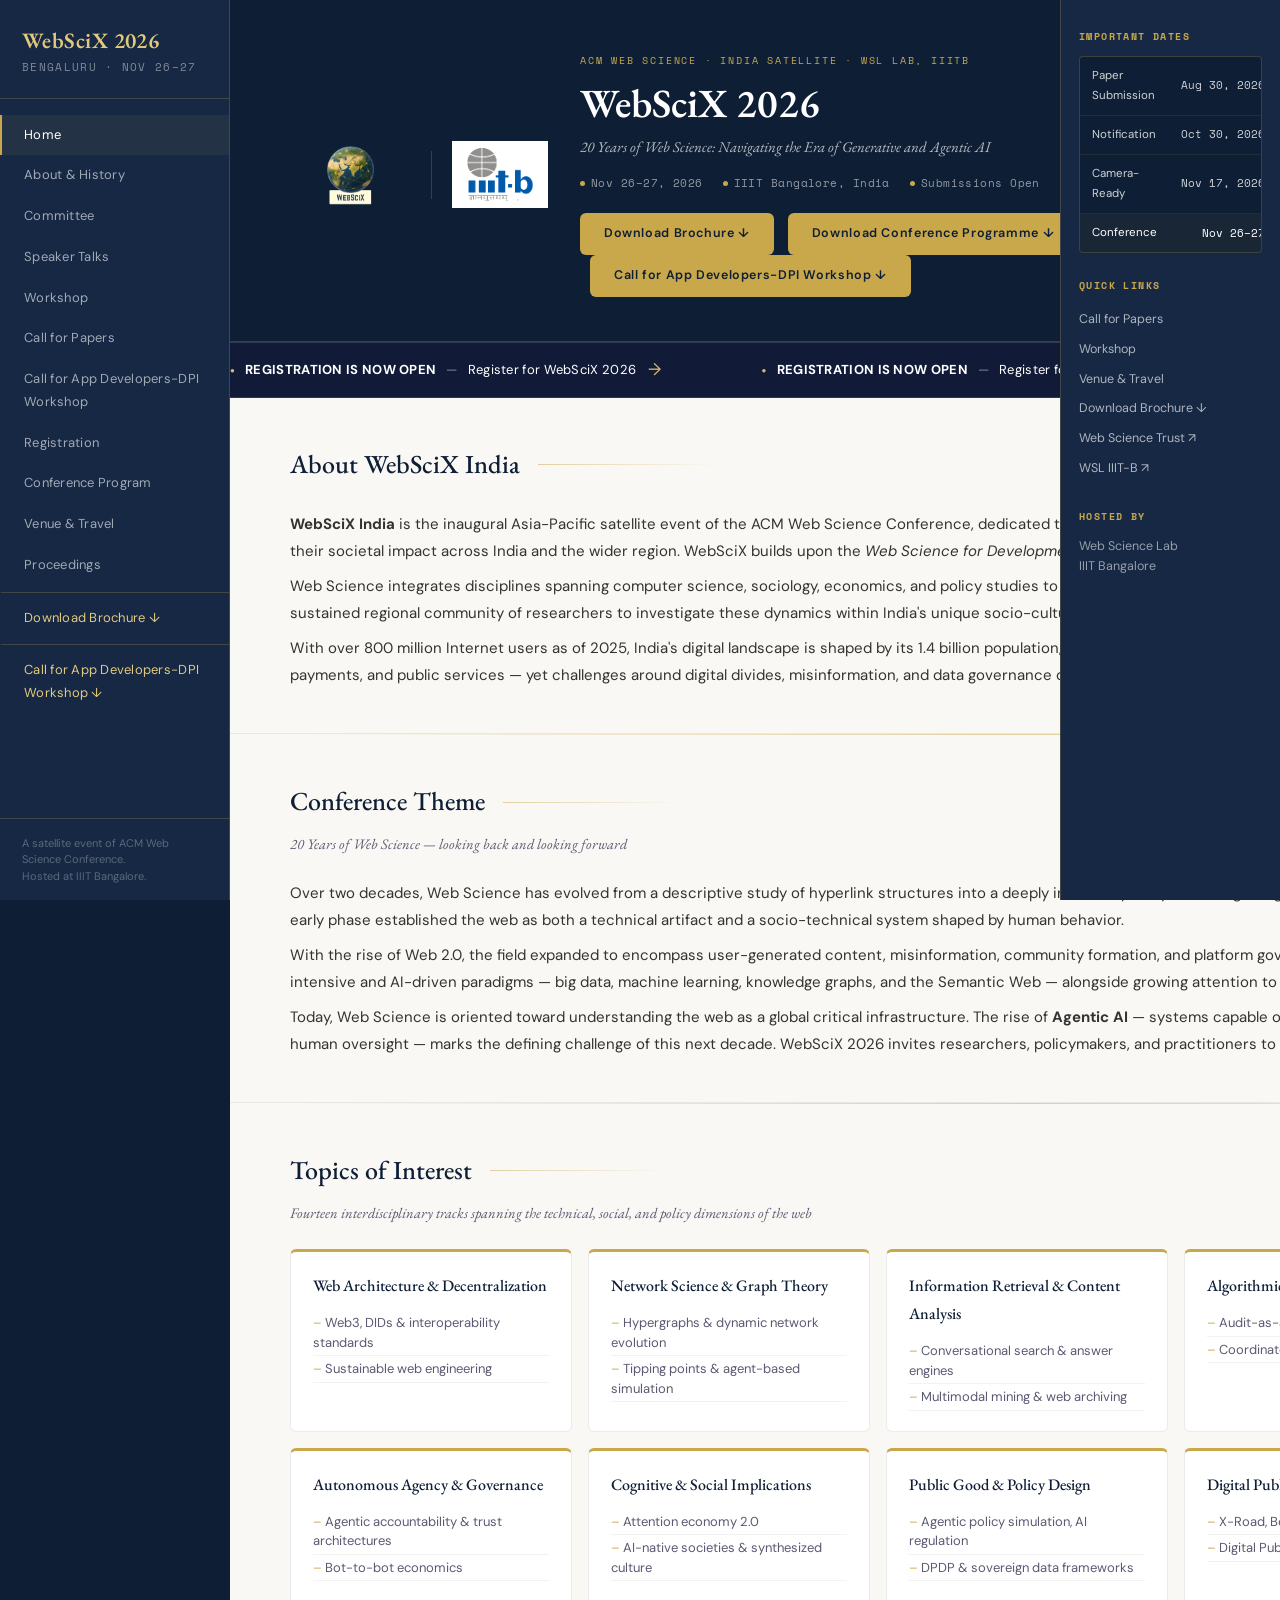
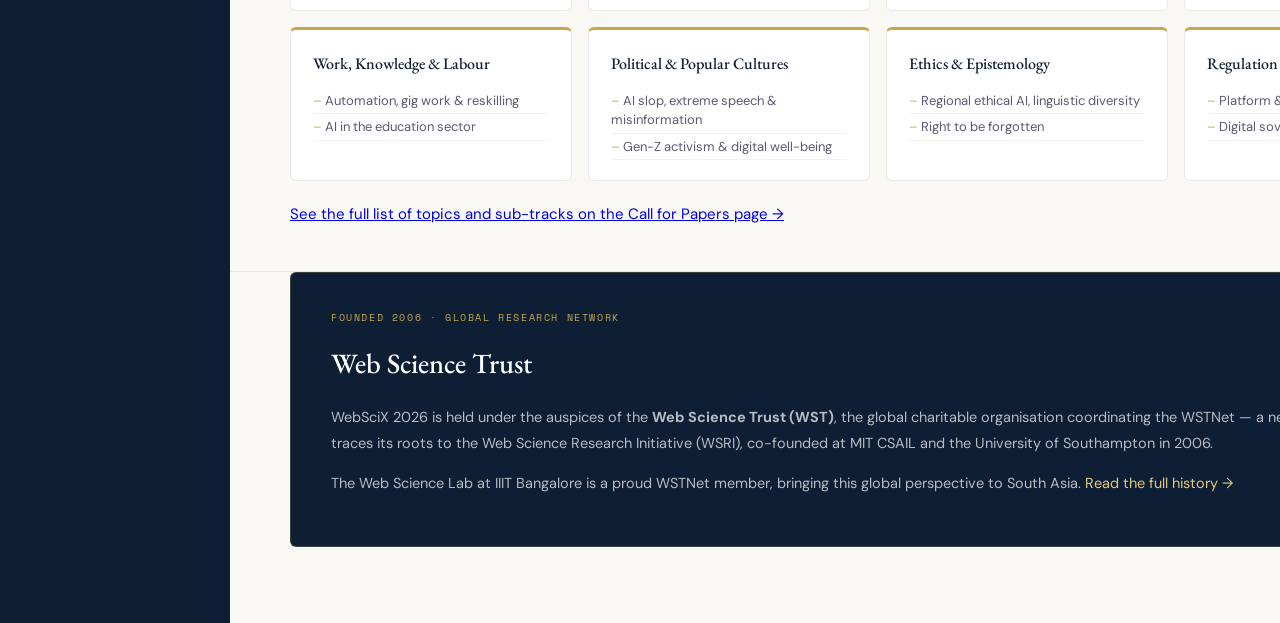
<file: index.html>
<!DOCTYPE html>
<html lang="en">
<head>
<meta charset="UTF-8">
<meta name="viewport" content="width=device-width, initial-scale=1.0">
<title>WebSciX 2026 — 20 Years of Web Science</title>
<link rel="stylesheet" href="style.css">
</head>
<body>
<div class="page-shell">
  
  <!-- LEFT SIDEBAR -->
<aside class="sidebar">
  <div class="sidebar-brand">
    <div class="conf-name">WebSciX 2026</div>
    <div class="conf-year">Bengaluru · Nov 26–27</div>
  </div>

  <nav>
    <a href="index.html" class="active">Home</a>
    <a href="pages/about.html">About &amp; History</a>
    <a href="pages/Committee.html">Committee</a>
    <a href="pages/Speakers Profile.html">Speaker Talks</a>
    <a href="pages/workshop.html">Workshop</a>
    <a href="pages/call-for-papers.html">Call for Papers</a>
    <a href="pages/dpi-app-developers.html">Call for App Developers-DPI Workshop</a>
    <a href="pages/registration.html">Registration</a>
    <a href="pages/program.html">Conference Program</a>
    <a href="pages/location.html">Venue &amp; Travel</a>
    <a href="pages/proceedings.html">Proceedings</a>

    <a href="assets/WebSciX-2026-Brochure-updated.pdf"
       download
       class="nav-download">
      Download Brochure ↓
    </a>

    <a href="assets/Call for App Developers.pdf"
       download
       class="nav-download">
      Call for App Developers-DPI Workshop ↓
    </a>
  </nav>

  <div class="sidebar-footer">
    A satellite event of ACM Web Science Conference.<br>
    Hosted at IIIT Bangalore.
  </div>
</aside>

<!-- MAIN CONTENT -->
<div class="content-wrap">

  <!-- HERO -->
  <div class="site-hero">
    <div class="hero-inner">
      <div class="hero-logos">
        <img src="assets/webscix-logo.png" class="hero-logo" alt="WebSciX">
        <div class="hero-divider"></div>
        <img src="assets/iiitb-logo.jpg" class="hero-logo" alt="IIIT Bangalore">
      </div>
      <div class="hero-text">
        <div class="hero-eyebrow">ACM Web Science · India Satellite · WSL Lab, IIITB </div>
        <h1 class="hero-title">WebSciX 2026</h1>
        <p class="hero-theme">20 Years of Web Science: Navigating the Era of Generative and Agentic AI</p>
        <div class="hero-meta">
          <span class="hero-meta-item"><span class="dot"></span>Nov 26–27, 2026</span>
          <span class="hero-meta-item"><span class="dot"></span>IIIT Bangalore, India</span>
          <span class="hero-meta-item"><span class="dot"></span>Submissions Open</span>
        </div>
       <div style="margin-top:20px;">

  <a href="assets/WebSciX-2026-Brochure-updated.pdf"
     download
     class="submit-btn"
     style="display:inline-block;padding:10px 24px;font-size:12.5px;">
    Download Brochure ↓
  </a>

         <a href="assets/WebSciX_Conference_Programme_v1.pdf"
     download
     class="submit-btn"
     style="display:inline-block;margin-left:10px;padding:10px 24px;font-size:12.5px;">
    Download Conference Programme ↓
  </a>

  <a href="assets/Call for App Developers.pdf"
     download
     class="submit-btn"
     style="display:inline-block;margin-left:10px;padding:10px 24px;font-size:12.5px;">
    Call for App Developers-DPI Workshop ↓
  </a>

</div>
      </div>
    </div>
  </div>

  <!-- REGISTRATION ANNOUNCEMENT -->
<div class="registration-ticker">
  <div class="registration-ticker-track">
    <a href="pages/registration.html">
      <span class="ticker-icon">●</span>
      <strong>REGISTRATION IS NOW OPEN</strong>
      <span class="ticker-separator">—</span>
      Register for WebSciX 2026
      <span class="ticker-arrow">→</span>
    </a>

    <a href="pages/registration.html">
      <span class="ticker-icon">●</span>
      <strong>REGISTRATION IS NOW OPEN</strong>
      <span class="ticker-separator">—</span>
      Register for WebSciX 2026
      <span class="ticker-arrow">→</span>
    </a>

    <a href="pages/registration.html">
      <span class="ticker-icon">●</span>
      <strong>REGISTRATION IS NOW OPEN</strong>
      <span class="ticker-separator">—</span>
      Register for WebSciX 2026
      <span class="ticker-arrow">→</span>
    </a>
  </div>
</div>


  <!-- ABOUT WEBSCIX -->
  <section class="page-section">
    <div class="section-head">
      <h2>About WebSciX India</h2>
    </div>
    <div class="prose">
      <p>
        <strong>WebSciX India</strong> is the inaugural Asia-Pacific satellite event of the ACM Web Science Conference, dedicated to advancing interdisciplinary study of the Internet, World Wide Web, and Artificial Intelligence and their societal impact across India and the wider region. WebSciX builds upon the <em>Web Science for Development (WS4D)</em> series conducted in India since 2019.
      </p>
      <p>
        Web Science integrates disciplines spanning computer science, sociology, economics, and policy studies to explore the socio-technical dynamics of digital ecosystems. WebSciX India aims to build a sustained regional community of researchers to investigate these dynamics within India's unique socio-cultural, economic, and technological context.
      </p>
      <p>
        With over 800 million Internet users as of 2025, India's digital landscape is shaped by its 1.4 billion population, diverse cultures, and rapid technological adoption. India has made great strides in digital identity, payments, and public services — yet challenges around digital divides, misinformation, and data governance demand a focused regional Web Science approach.
      </p>
    </div>
  </section>

  <hr class="gold-rule" style="margin: 0 60px;">

  <!-- THEME -->
  <section class="page-section">
    <div class="section-head">
      <h2>Conference Theme</h2>
      <p class="lead">20 Years of Web Science — looking back and looking forward</p>
    </div>
    <div class="prose">
      <p>
        Over two decades, Web Science has evolved from a descriptive study of hyperlink structures into a deeply interdisciplinary field integrating computational, social, economic, and regulatory perspectives. Its early phase established the web as both a technical artifact and a socio-technical system shaped by human behavior.
      </p>
      <p>
        With the rise of Web 2.0, the field expanded to encompass user-generated content, misinformation, community formation, and platform governance. The subsequent decade saw convergence with data-intensive and AI-driven paradigms — big data, machine learning, knowledge graphs, and the Semantic Web — alongside growing attention to privacy, algorithmic bias, and ethical AI.
      </p>
      <p>
        Today, Web Science is oriented toward understanding the web as a global critical infrastructure. The rise of <strong>Agentic AI</strong> — systems capable of reasoning, planning, and executing multi-step goals with minimal human oversight — marks the defining challenge of this next decade. WebSciX 2026 invites researchers, policymakers, and practitioners to explore this frontier together.
      </p>
    </div>
  </section>

  <hr class="gold-rule" style="margin: 0 60px;">

  <!-- TOPICS OVERVIEW -->
  <section class="page-section">
    <div class="section-head">
      <h2>Topics of Interest</h2>
      <p class="lead">Fourteen interdisciplinary tracks spanning the technical, social, and policy dimensions of the web</p>
    </div>
    <div class="topics-grid">
      <div class="topic-card"><h4>Web Architecture &amp; Decentralization</h4><ul><li>Web3, DIDs &amp; interoperability standards</li><li>Sustainable web engineering</li></ul></div>
      <div class="topic-card"><h4>Network Science &amp; Graph Theory</h4><ul><li>Hypergraphs &amp; dynamic network evolution</li><li>Tipping points &amp; agent-based simulation</li></ul></div>
      <div class="topic-card"><h4>Information Retrieval &amp; Content Analysis</h4><ul><li>Conversational search &amp; answer engines</li><li>Multimodal mining &amp; web archiving</li></ul></div>
      <div class="topic-card"><h4>Algorithmic Bias &amp; Auditing</h4><ul><li>Audit-as-a-Service, polarization</li><li>Coordinated inauthentic behaviour</li></ul></div>
      <div class="topic-card"><h4>Collective Intelligence &amp; Crowdsourcing</h4><ul><li>Hybrid human–LLM workflows</li><li>Creator economy &amp; online education</li></ul></div>
      <div class="topic-card"><h4>Autonomous Agency &amp; Governance</h4><ul><li>Agentic accountability &amp; trust architectures</li><li>Bot-to-bot economics</li></ul></div>
      <div class="topic-card"><h4>Cognitive &amp; Social Implications</h4><ul><li>Attention economy 2.0</li><li>AI-native societies &amp; synthesized culture</li></ul></div>
      <div class="topic-card"><h4>Public Good &amp; Policy Design</h4><ul><li>Agentic policy simulation, AI regulation</li><li>DPDP &amp; sovereign data frameworks</li></ul></div>
      <div class="topic-card"><h4>Digital Public Infrastructure (DPI)</h4><ul><li>X-Road, Beckn, UHI, UPI, ONDC</li><li>Digital Public Goods sustainability</li></ul></div>
      <div class="topic-card"><h4>Innovation, Infrastructure &amp; Economy</h4><ul><li>Regional AI models &amp; open weights</li><li>Platform monopolies &amp; smart cities</li></ul></div>
      <div class="topic-card"><h4>Work, Knowledge &amp; Labour</h4><ul><li>Automation, gig work &amp; reskilling</li><li>AI in the education sector</li></ul></div>
      <div class="topic-card"><h4>Political &amp; Popular Cultures</h4><ul><li>AI slop, extreme speech &amp; misinformation</li><li>Gen-Z activism &amp; digital well-being</li></ul></div>
      <div class="topic-card"><h4>Ethics &amp; Epistemology</h4><ul><li>Regional ethical AI, linguistic diversity</li><li>Right to be forgotten</li></ul></div>
      <div class="topic-card"><h4>Regulation &amp; Governance</h4><ul><li>Platform &amp; AI regulation</li><li>Digital sovereignty, accountability</li></ul></div>
    </div>
    <p style="margin-top:20px;"><a href="pages/call-for-papers.html">See the full list of topics and sub-tracks on the Call for Papers page →</a></p>
  </section>

  <!-- WST CALLOUT -->
  <section class="page-section" style="padding-top: 0;">
    <div class="wst-block">
      <div class="wst-label">Founded 2006 · Global Research Network</div>
      <h2>Web Science Trust</h2>
      <p>
        WebSciX 2026 is held under the auspices of the <strong>Web Science Trust (WST)</strong>, the global charitable organisation coordinating the WSTNet — a network of leading Web Science laboratories worldwide. The WST traces its roots to the Web Science Research Initiative (WSRI), co-founded at MIT CSAIL and the University of Southampton in 2006.
      </p>
      <p>
        The Web Science Lab at IIIT Bangalore is a proud WSTNet member, bringing this global perspective to South Asia.
        <a href="pages/about.html">Read the full history →</a>
      </p>
    </div>
  </section>

</div>

<!-- RIGHT SIDEBAR -->
<aside class="rightbar">
  <div>
    <h3>Important Dates</h3>
    <div class="dates-card">
      <table class="dates-table">
        <tr><td class="milestone">Paper Submission</td><td class="date-val">Aug 30, 2026</td></tr>
        <tr><td class="milestone">Notification</td><td class="date-val">Oct 30, 2026</td></tr>
        <tr><td class="milestone">Camera-Ready</td><td class="date-val">Nov 17, 2026</td></tr>
        <tr class="highlight-row"><td class="milestone">Conference</td><td class="date-val">Nov 26–27</td></tr>
      </table>
    </div>
  </div>
  <div>
    <h3>Quick Links</h3>
    <a href="pages/call-for-papers.html">Call for Papers</a>
    <a href="pages/workshop.html">Workshop</a>
    <a href="pages/location.html">Venue &amp; Travel</a>
    <a href="assets/WebSciX-2026-Brochure-updated.pdf" download>Download Brochure ↓</a>
    <a href="https://webscience.org/" target="_blank">Web Science Trust ↗</a>
    <a href="https://wsl.iiitb.ac.in" target="_blank">WSL IIIT-B ↗</a>
  </div>
  <div>
    <h3>Hosted By</h3>
    <p>Web Science Lab<br>IIIT Bangalore</p>
    <p style="margin-top:8px;"></p>
  </div>
</aside>

</div>
</body>
</html>
</file>
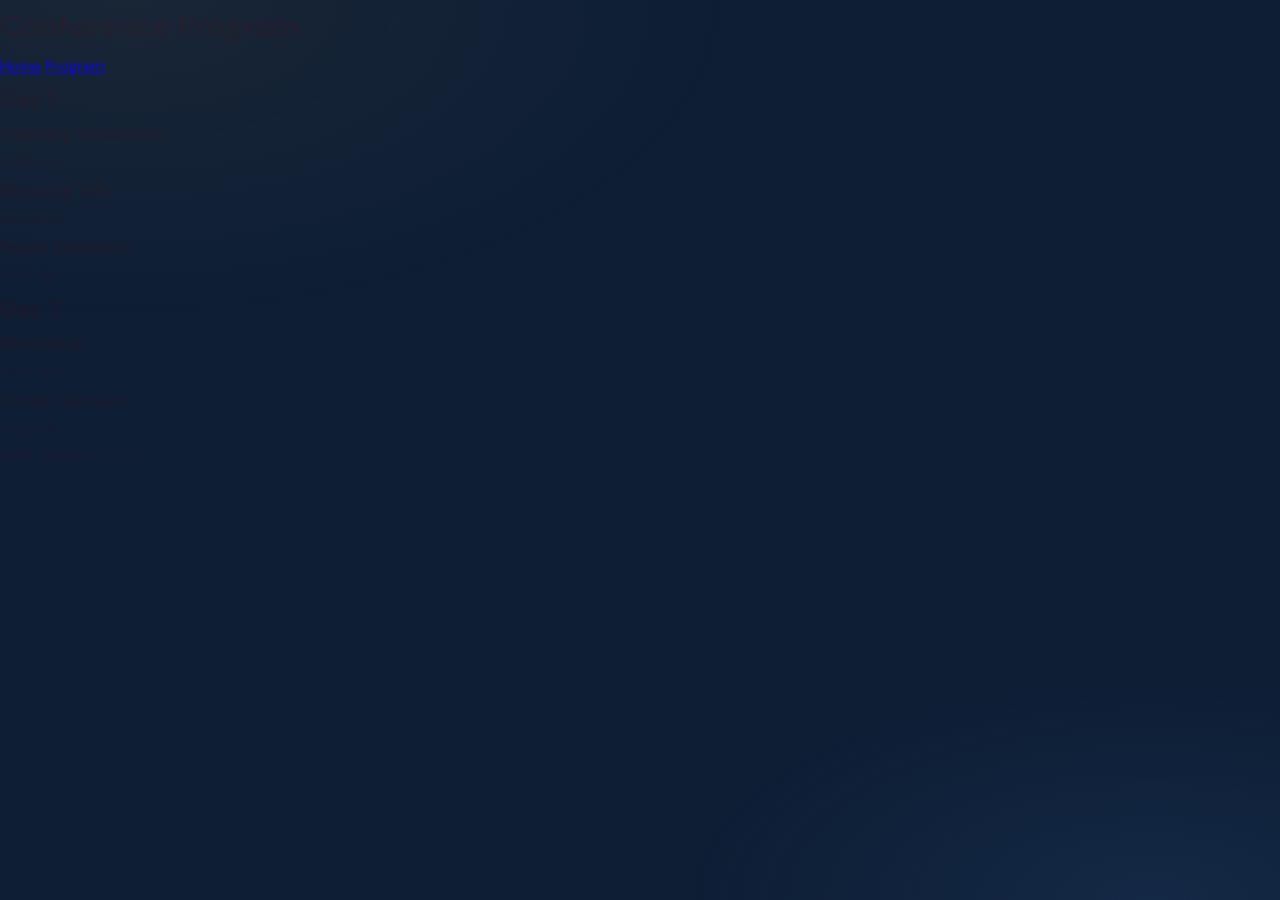
<file: program.html>
<!DOCTYPE html>
<html>

<head>

<meta charset="UTF-8">
<title>Program | ACM WebSciX 2026</title>

<link rel="stylesheet" href="style.css">

</head>

<body>

<header>

<h1>Conference Program</h1>

<nav>
<a href="index.html">Home</a>
<a href="program.html">Program</a>
</nav>

</header>


<section>

<h2>Day 1</h2>

<div class="schedule">

<div class="session">
<h3>Opening Ceremony</h3>
<p>9:00 AM</p>
</div>

<div class="session">
<h3>Keynote Talk</h3>
<p>10:00 AM</p>
</div>

<div class="session">
<h3>Paper Session 1</h3>
<p>11:30 AM</p>
</div>

</div>

</section>


<section>

<h2>Day 2</h2>

<div class="schedule">

<div class="session">
<h3>Workshop</h3>
<p>9:00 AM</p>
</div>

<div class="session">
<h3>Poster Session</h3>
<p>11:00 AM</p>
</div>

</div>

</section>


<footer>

<p>ACM WebSciX 2026</p>

</footer>

</body>

</html>
</file>
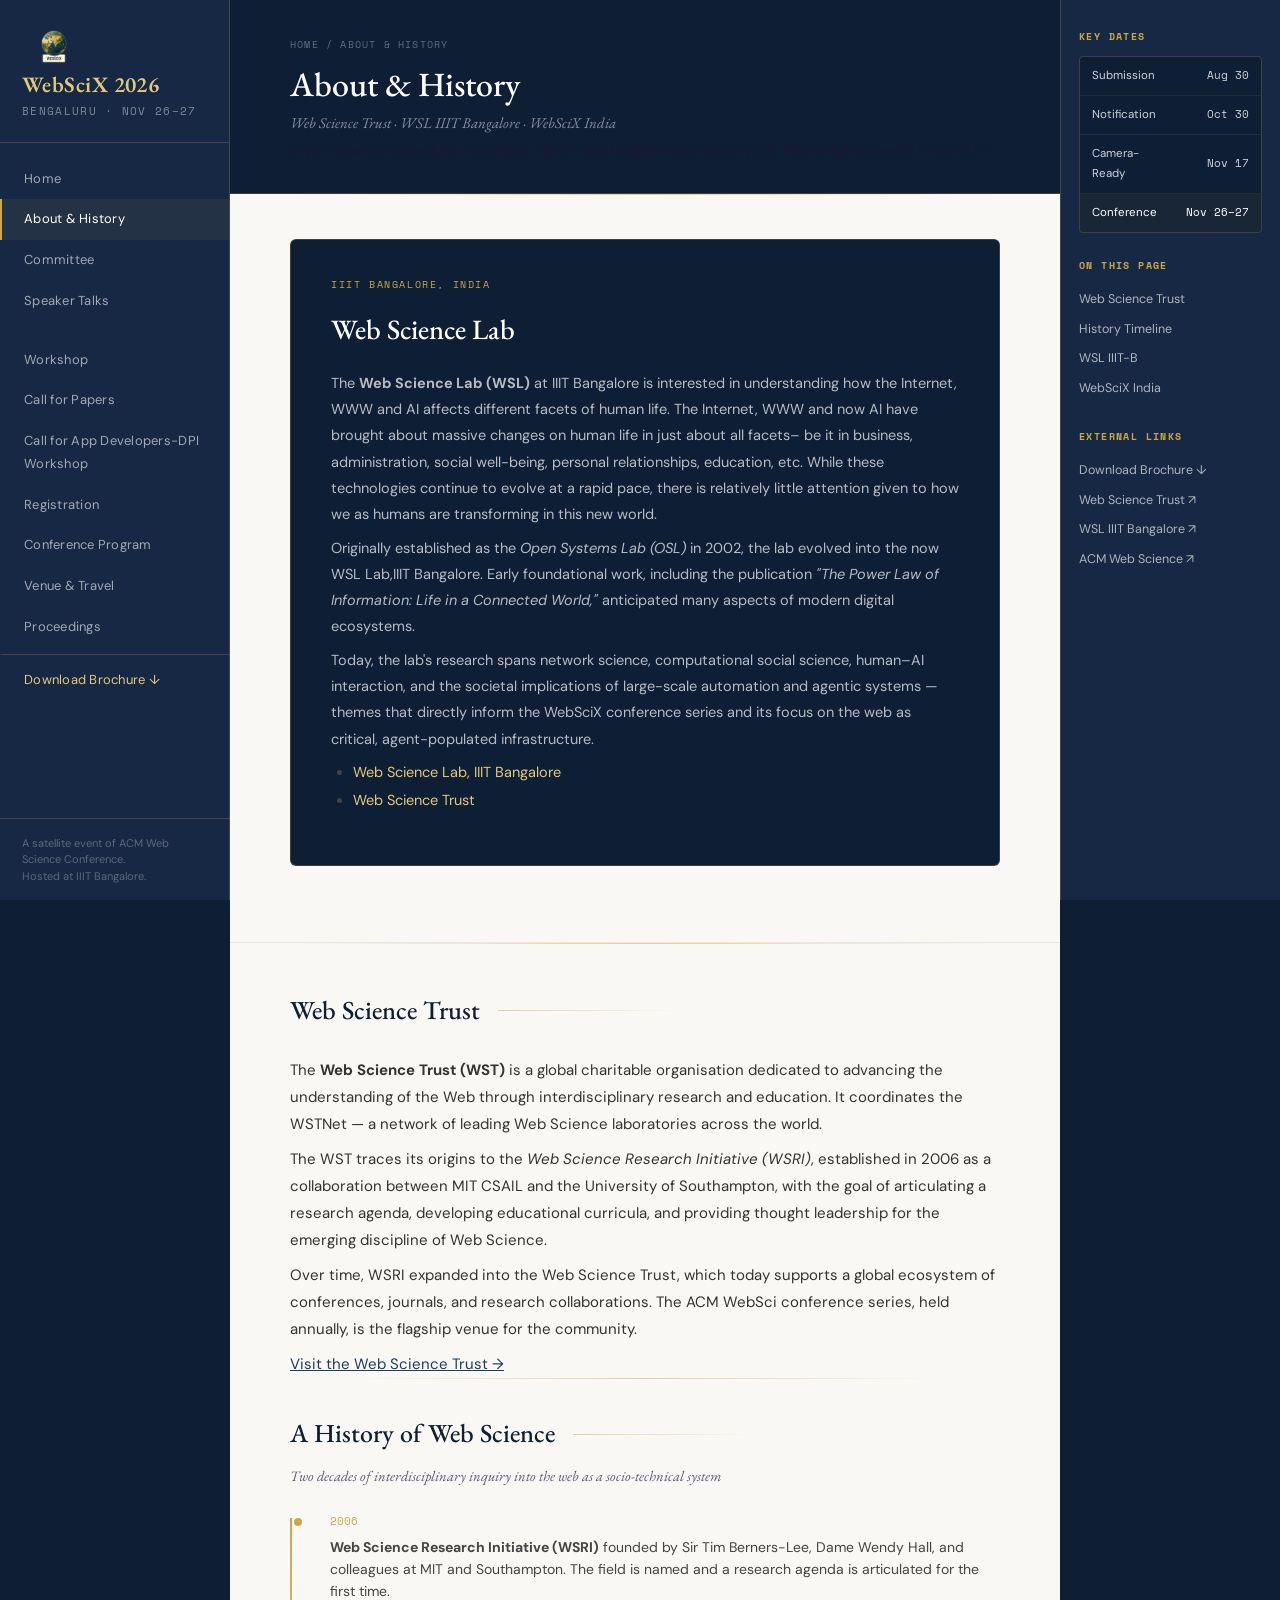
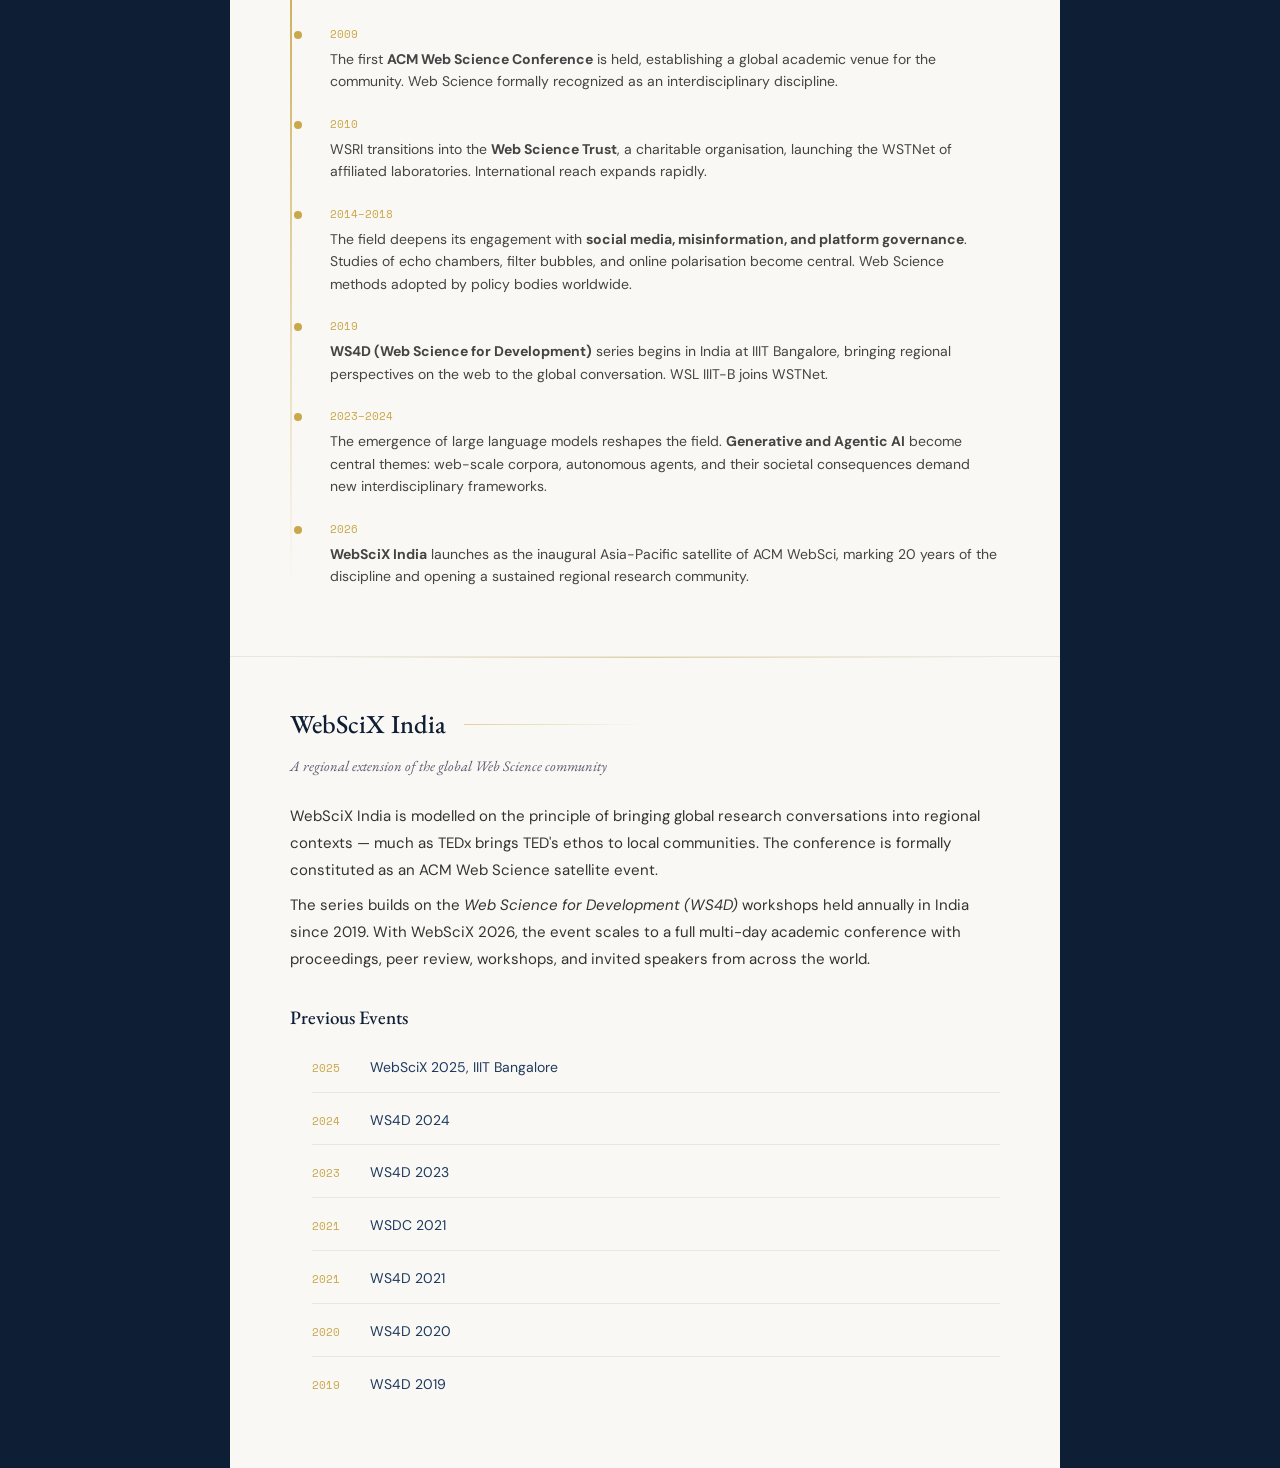
<file: pages/about.html>
<!DOCTYPE html>
<html lang="en">
<head>
<meta charset="UTF-8">
<meta name="viewport" content="width=device-width, initial-scale=1.0">
<title>About & History — WebSciX 2026</title>
<link rel="stylesheet" href="../style.css">
</head>
<body>
<div class="page-shell">

<aside class="sidebar">
  <div class="sidebar-brand">
    <img src="../assets/webscix-logo.png" alt="WebSciX" style="height:36px;margin-bottom:8px;display:block;filter:brightness(1.1);">
    <div class="conf-name">WebSciX 2026</div>
    <div class="conf-year">Bengaluru · Nov 26–27</div>
  </div>
  <nav>
    <a href="../index.html">Home</a>
    <a href="about.html" class="active">About &amp; History</a>
    <a href="Committee.html">Committee</a>
     <a href="Speakers Profile.html">Speaker Talks<a>
    <a href="workshop.html">Workshop</a>
    <a href="call-for-papers.html">Call for Papers</a>
    <a href="dpi-app-developers.html">Call for App Developers-DPI Workshop</a>
    <a href="registration.html">Registration</a>
       <a href="program.html">Conference Program</a>
    <a href="location.html">Venue &amp; Travel</a>
    <a href="proceedings.html">Proceedings</a>
    <a href="assets/WebSciX-2026-Brochure-updated.pdf" download class="nav-download">Download Brochure ↓</a>
  </nav>
  <div class="sidebar-footer">A satellite event of ACM Web Science Conference.<br>Hosted at IIIT Bangalore.</div>
</aside>

<div class="content-wrap">

  <div class="page-header" style="position:relative;">
    <div class="breadcrumb"><a href="../index.html">Home</a> / About &amp; History</div>
    <h1>About &amp; History</h1>
    <p class="subtitle">Web Science Trust · WSL IIIT Bangalore · WebSciX India</p>
  
      style="position:absolute; top:24px; right:24px; height:42px; opacity:0.6; filter:brightness(0) invert(1);">
  </div>

  <hr class="gold-rule" style="margin: 0 60px;">

<!-- WST FEATURED BLOCK -->
  <section class="page-section">
    <div class="wst-block">
   
      <div class="wst-label">IIIT Bangalore, India</div>
      <h2>Web Science Lab</h2>
      <p>
    <div class="prose">
      <p>
        The <strong>Web Science Lab (WSL)</strong> at IIIT Bangalore is interested in understanding how the Internet, WWW and AI affects different facets of human life. The Internet, WWW and now AI have brought about massive changes on human life in just about all facets– be it in business, administration, social well-being, personal relationships, education, etc. While these technologies continue to evolve at a rapid pace, there is relatively little attention given to how we as humans are transforming in this new world.
      </p>
      <p>
        Originally established as the <em>Open Systems Lab (OSL)</em> in 2002, the lab evolved into the now WSL Lab,IIIT Bangalore. Early foundational work, including the publication <em>"The Power Law of Information: Life in a Connected World,"</em> anticipated many aspects of modern digital ecosystems.
      </p>
      <p>
        Today, the lab's research spans network science, computational social science, human–AI interaction, and the societal implications of large-scale automation and agentic systems — themes that directly inform the WebSciX conference series and its focus on the web as critical, agent-populated infrastructure.
      </p>
      <ul>
        <li><a href="https://wsl.iiitb.ac.in" target="_blank">Web Science Lab, IIIT Bangalore</a></li>
        <li><a href="https://webscience.org/" target="_blank">Web Science Trust</a></li>
      </ul>
    </div>
  </section>

  <hr class="gold-rule" style="margin: 0 60px;">


  <!-- WSL -->
  <section class="page-section">
    <div class="section-head">
      <h2>Web Science Trust</h2>
    </div>
    <div class="prose">
      <p>
        The <strong>Web Science Trust (WST)</strong> is a global charitable organisation dedicated to advancing the understanding of the Web through interdisciplinary research and education. It coordinates the WSTNet — a network of leading Web Science laboratories across the world.
      </p>
      <p>
        The WST traces its origins to the <em>Web Science Research Initiative (WSRI)</em>, established in 2006 as a collaboration between MIT CSAIL and the University of Southampton, with the goal of articulating a research agenda, developing educational curricula, and providing thought leadership for the emerging discipline of Web Science.
      </p>
      <p>
        Over time, WSRI expanded into the Web Science Trust, which today supports a global ecosystem of conferences, journals, and research collaborations. The ACM WebSci conference series, held annually, is the flagship venue for the community.
      </p>
      <p><a href="https://webscience.org/" target="_blank">Visit the Web Science Trust →</a></p>
    </div>

    <hr class="gold-rule" style="margin: 0 60px;">
    
    <!-- HISTORY TIMELINE -->
    <div class="section-head" style="margin-top: 32px;">
      <h2>A History of Web Science</h2>
      <p class="lead">Two decades of interdisciplinary inquiry into the web as a socio-technical system</p>
    </div>

    <div class="history-timeline">
      <div class="timeline-entry">
        <div class="year">2006</div>
        <p><strong>Web Science Research Initiative (WSRI)</strong> founded by Sir Tim Berners-Lee, Dame Wendy Hall, and colleagues at MIT and Southampton. The field is named and a research agenda is articulated for the first time.</p>
      </div>
      <div class="timeline-entry">
        <div class="year">2009</div>
        <p>The first <strong>ACM Web Science Conference</strong> is held, establishing a global academic venue for the community. Web Science formally recognized as an interdisciplinary discipline.</p>
      </div>
      <div class="timeline-entry">
        <div class="year">2010</div>
        <p>WSRI transitions into the <strong>Web Science Trust</strong>, a charitable organisation, launching the WSTNet of affiliated laboratories. International reach expands rapidly.</p>
      </div>
      <div class="timeline-entry">
        <div class="year">2014–2018</div>
        <p>The field deepens its engagement with <strong>social media, misinformation, and platform governance</strong>. Studies of echo chambers, filter bubbles, and online polarisation become central. Web Science methods adopted by policy bodies worldwide.</p>
      </div>
      <div class="timeline-entry">
        <div class="year">2019</div>
        <p><strong>WS4D (Web Science for Development)</strong> series begins in India at IIIT Bangalore, bringing regional perspectives on the web to the global conversation. WSL IIIT-B joins WSTNet.</p>
      </div>
      <div class="timeline-entry">
        <div class="year">2023–2024</div>
        <p>The emergence of large language models reshapes the field. <strong>Generative and Agentic AI</strong> become central themes: web-scale corpora, autonomous agents, and their societal consequences demand new interdisciplinary frameworks.</p>
      </div>
      <div class="timeline-entry">
        <div class="year">2026</div>
        <p><strong>WebSciX India</strong> launches as the inaugural Asia-Pacific satellite of ACM WebSci, marking 20 years of the discipline and opening a sustained regional research community.</p>
      </div>
    </div>
  </section>

  <hr class="gold-rule" style="margin: 0 60px;">



  <!-- WEBSCIX -->
  <section class="page-section">
    <div class="section-head">
      <h2>WebSciX India</h2>
      <p class="lead">A regional extension of the global Web Science community</p>
    </div>
    <div class="prose">
      <p>
        WebSciX India is modelled on the principle of bringing global research conversations into regional contexts — much as TEDx brings TED's ethos to local communities. The conference is formally constituted as an ACM Web Science satellite event.
      </p>
      <p>
        The series builds on the <em>Web Science for Development (WS4D)</em> workshops held annually in India since 2019. With WebSciX 2026, the event scales to a full multi-day academic conference with proceedings, peer review, workshops, and invited speakers from across the world.
      </p>
      <h3>Previous Events</h3>
      <ul class="proceedings-list">
        <li><span class="proc-year">2025</span><a href="https://wsl.iiitb.ac.in/webscix-2025/" target="_blank">WebSciX 2025, IIIT Bangalore</a></li>
        <li><span class="proc-year">2024</span><a href="https://wsl.iiitb.ac.in/workshop-on-web-science-for-development-ws4d-2024/" target="_blank">WS4D 2024</a></li>
        <li><span class="proc-year">2023</span><a href="https://wsl.iiitb.ac.in/workshop-on-web-science-for-development-ws4d-2023/" target="_blank">WS4D 2023</a></li>
        <li><span class="proc-year">2021</span><a href="https://wsl.iiitb.ac.in/wsdc-2021/" target="_blank">WSDC 2021</a></li>
        <li><span class="proc-year">2021</span><a href="https://wsl.iiitb.ac.in/workshop-on-web-science-for-development-ws4d2021/" target="_blank">WS4D 2021</a></li>
        <li><span class="proc-year">2020</span><a href="https://wsl.iiitb.ac.in/workshop-on-web-science-for-development-ws4d-2020/" target="_blank">WS4D 2020</a></li>
        <li><span class="proc-year">2019</span><a href="https://wsl.iiitb.ac.in/126/" target="_blank">WS4D 2019</a></li>
      </ul>
    </div>
  </section>

</div>

<aside class="rightbar">
  <div>
    <h3>Key Dates</h3>
    <div class="dates-card">
      <table class="dates-table">
        <tr><td class="milestone">Submission</td><td class="date-val">Aug 30</td></tr>
        <tr><td class="milestone">Notification</td><td class="date-val">Oct 30</td></tr>
        <tr><td class="milestone">Camera-Ready</td><td class="date-val">Nov 17</td></tr>
        <tr class="highlight-row"><td class="milestone">Conference</td><td class="date-val">Nov 26–27</td></tr>
      </table>
    </div>
  </div>
  <div>
    <h3>On This Page</h3>
    <a href="#wst">Web Science Trust</a>
    <a href="#history">History Timeline</a>
    <a href="#wsl">WSL IIIT-B</a>
    <a href="#webscix">WebSciX India</a>
  </div>
  <div>
    <h3>External Links</h3>
    <a href="assets/WebSciX-2026-Brochure-updated.pdf" download>Download Brochure ↓</a>
    <a href="https://webscience.org/" target="_blank">Web Science Trust ↗</a>
    <a href="https://wsl.iiitb.ac.in/" target="_blank">WSL IIIT Bangalore ↗</a>
    <a href="https://websci.acm.org/" target="_blank">ACM Web Science ↗</a>
  </div>
</aside>

</div>
</body>
</html>
</file>
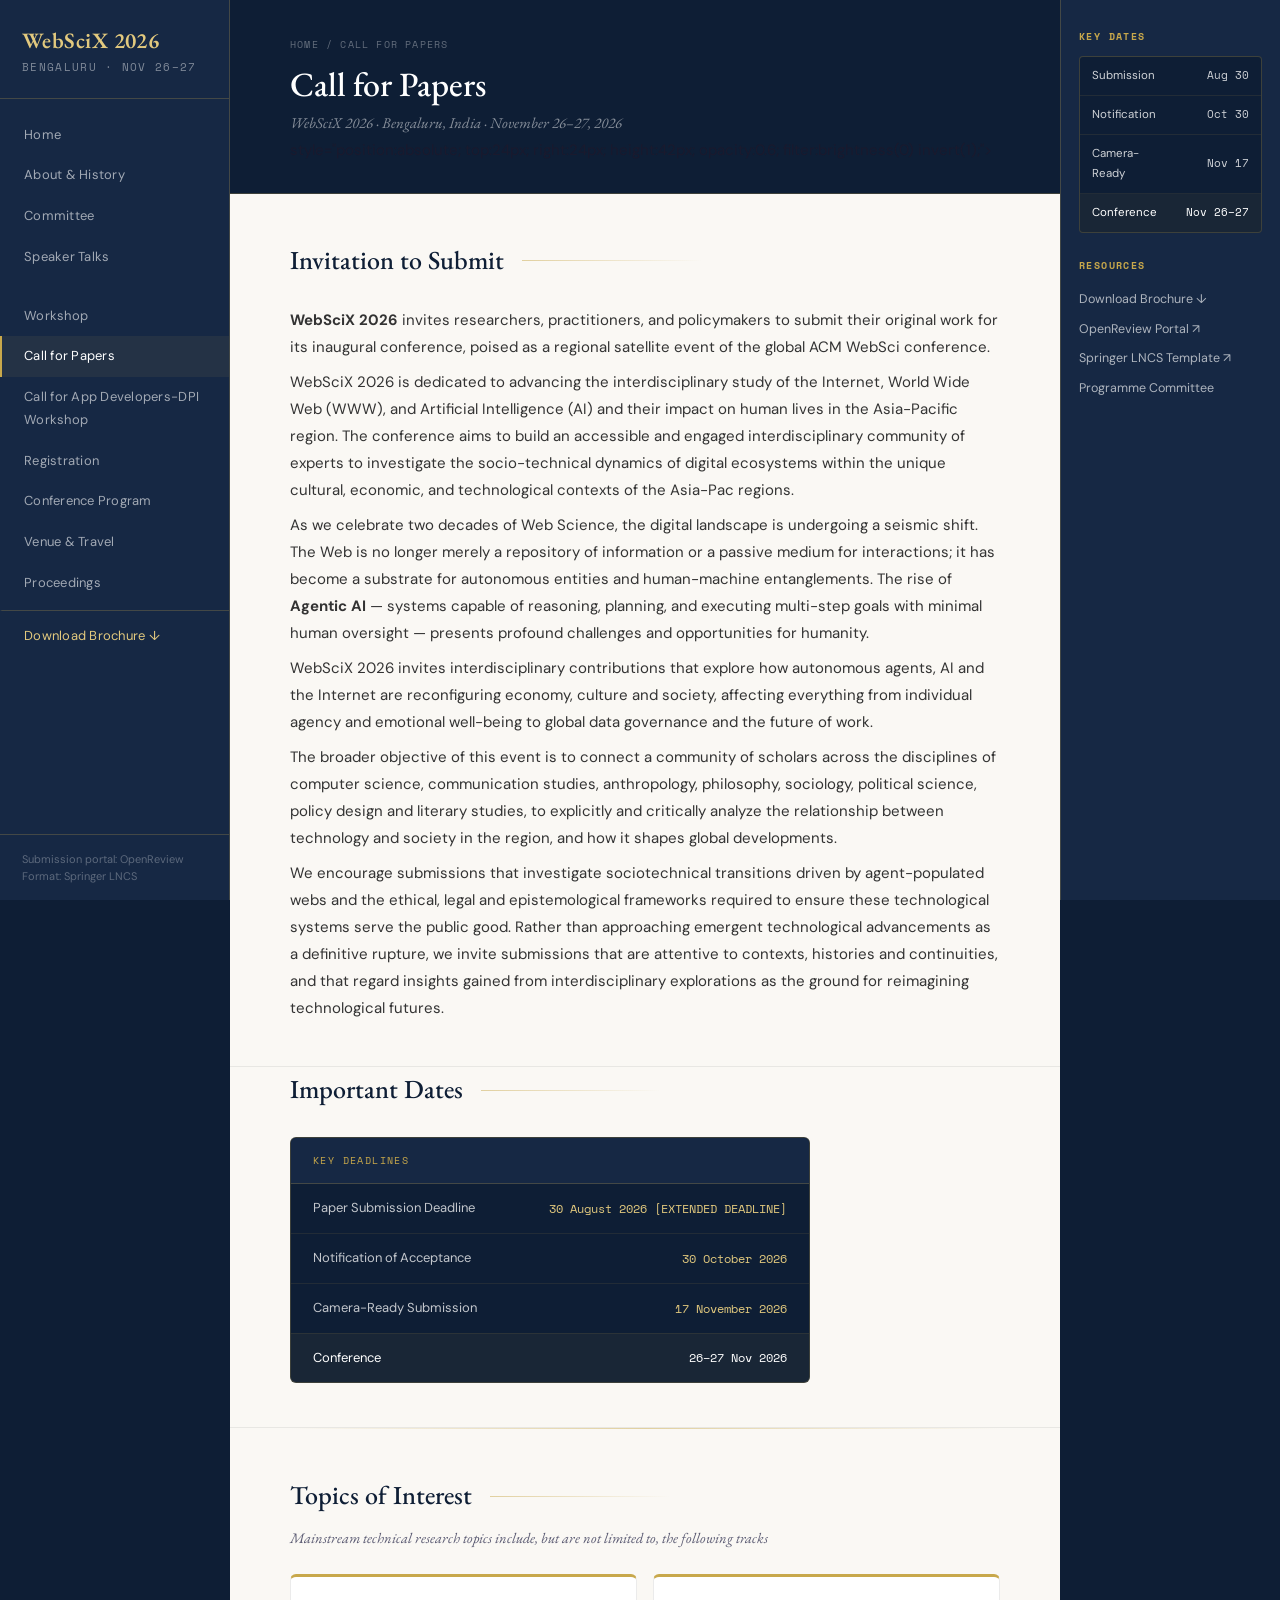
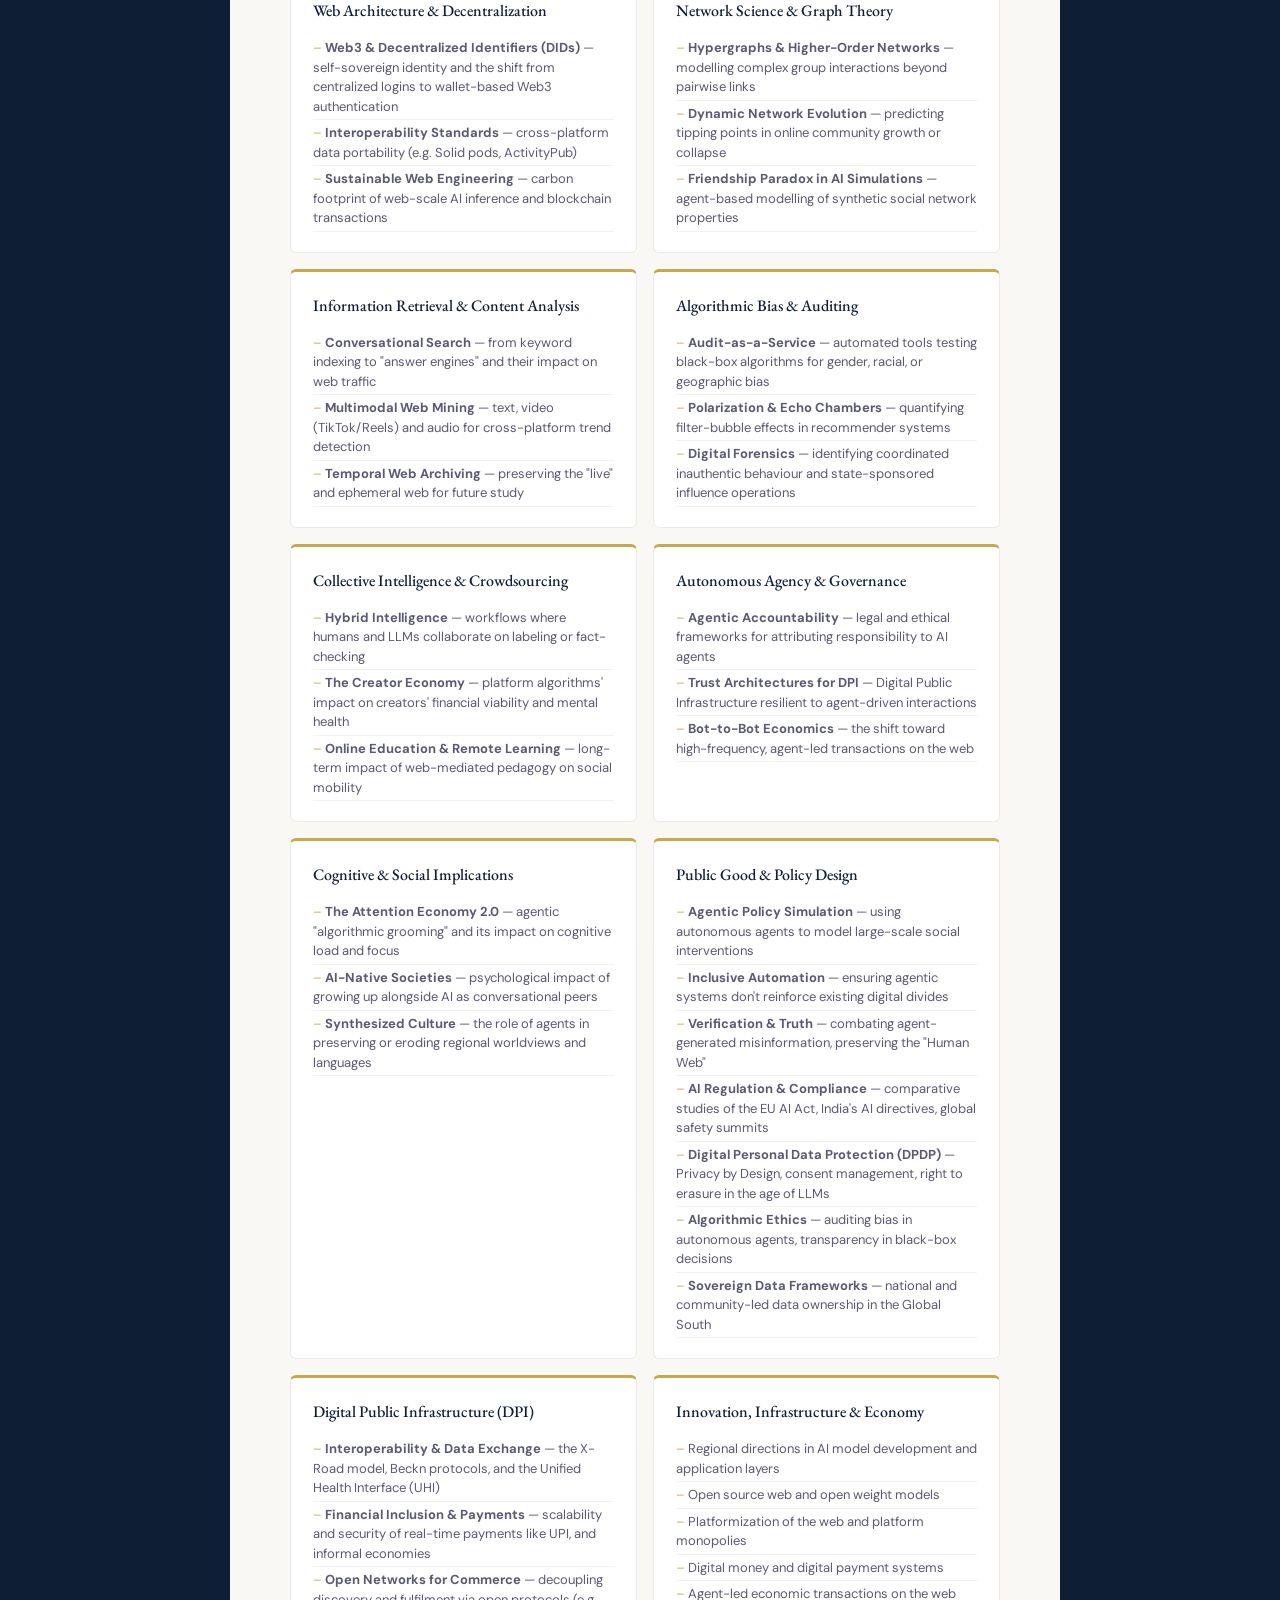
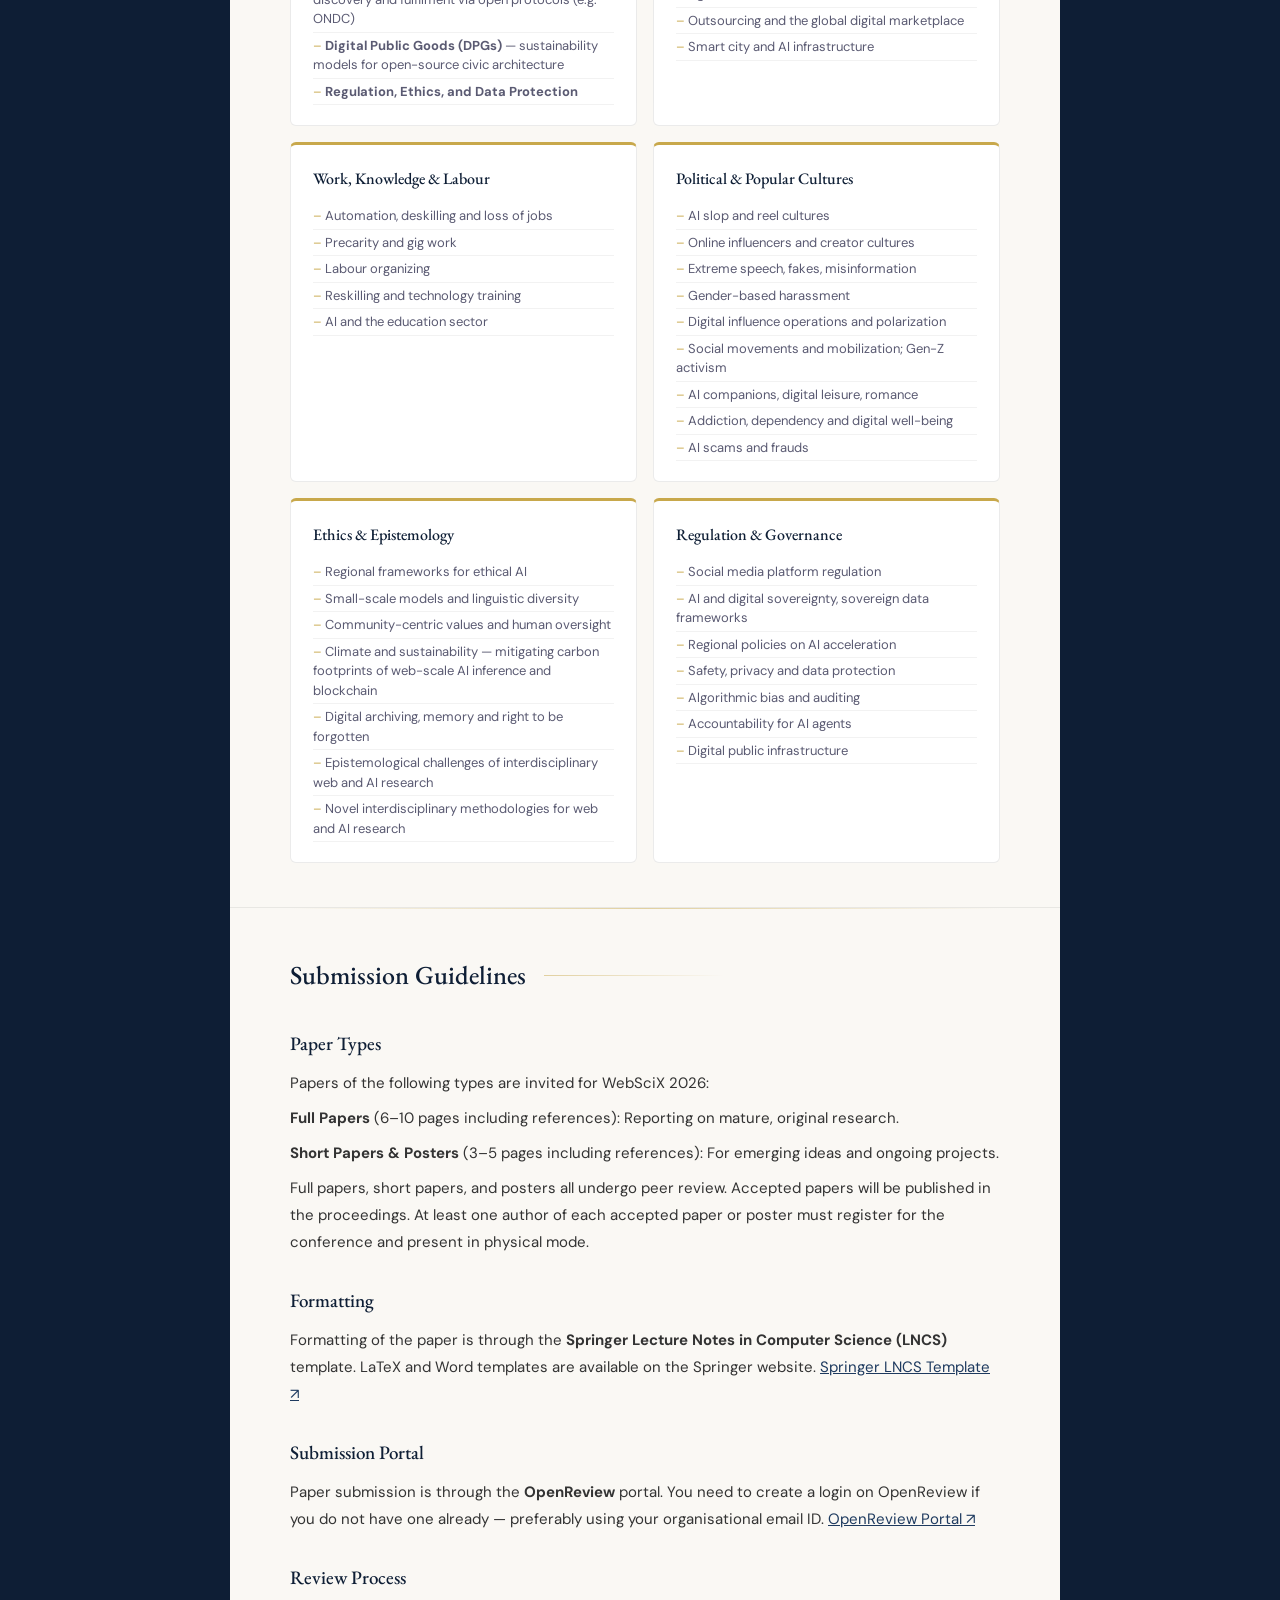
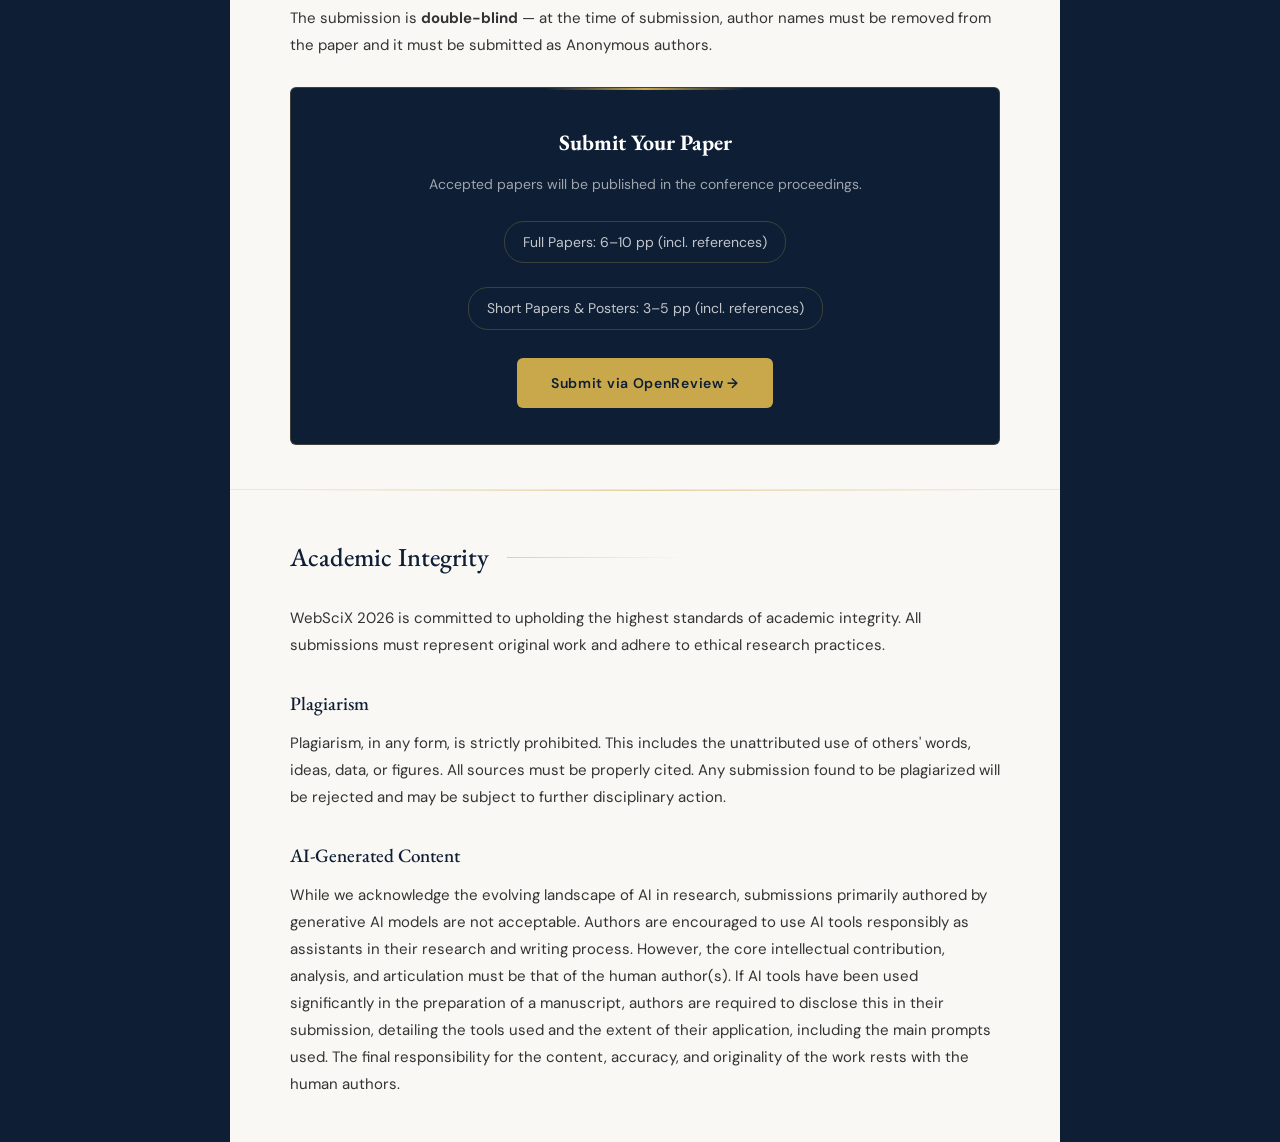
<file: pages/call-for-papers.html>
<!DOCTYPE html>
<html lang="en">
<head>
<meta charset="UTF-8">
<meta name="viewport" content="width=device-width, initial-scale=1.0">
<title>Call for Papers — WebSciX 2026</title>
<link rel="stylesheet" href="../style.css">
</head>
<body>
<div class="page-shell">

<aside class="sidebar">
  <div class="sidebar-brand">
    <div class="conf-name">WebSciX 2026</div>
    <div class="conf-year">Bengaluru · Nov 26–27</div>
  </div>
  <nav>
    <a href="../index.html">Home</a>
    <a href="about.html">About &amp; History</a>
    <a href="Committee.html">Committee</a>
     <a href="Speakers Profile.html">Speaker Talks<a>
    <a href="workshop.html">Workshop</a>
    <a href="call-for-papers.html" class="active">Call for Papers</a>
    <a href="dpi-app-developers.html">Call for App Developers-DPI Workshop</a>
    <a href="registration.html">Registration</a>
       <a href="program.html">Conference Program</a>
    <a href="location.html">Venue &amp; Travel</a>
    <a href="proceedings.html">Proceedings</a>
    <a href="assets/WebSciX-2026-Brochure-updated.pdf" download class="nav-download">Download Brochure ↓</a>
  </nav>
  <div class="sidebar-footer">Submission portal: OpenReview<br>Format: Springer LNCS</div>
</aside>

<div class="content-wrap">

  <div class="page-header" style="position:relative;">
    <div class="breadcrumb"><a href="../index.html">Home</a> / Call for Papers</div>
    <h1>Call for Papers</h1>
    <p class="subtitle">WebSciX 2026 · Bengaluru, India · November 26–27, 2026</p>

      style="position:absolute; top:24px; right:24px; height:42px; opacity:0.6; filter:brightness(0) invert(1);">
  </div>

  <!-- INVITATION -->
  <section class="page-section">
    <div class="section-head">
      <h2>Invitation to Submit</h2>
    </div>
    <div class="prose">
      <p>
        <strong>WebSciX 2026</strong> invites researchers, practitioners, and policymakers to submit their original work for its inaugural conference, poised as a regional satellite event of the global ACM WebSci conference.
      </p>
      <p>
        WebSciX 2026 is dedicated to advancing the interdisciplinary study of the Internet, World Wide Web (WWW), and Artificial Intelligence (AI) and their impact on human lives in the Asia-Pacific region. The conference aims to build an accessible and engaged interdisciplinary community of experts to investigate the socio-technical dynamics of digital ecosystems within the unique cultural, economic, and technological contexts of the Asia-Pac regions.
      </p>
      <p>
        As we celebrate two decades of Web Science, the digital landscape is undergoing a seismic shift. The Web is no longer merely a repository of information or a passive medium for interactions; it has become a substrate for autonomous entities and human-machine entanglements. The rise of <strong>Agentic AI</strong> — systems capable of reasoning, planning, and executing multi-step goals with minimal human oversight — presents profound challenges and opportunities for humanity.
      </p>
      <p>
        WebSciX 2026 invites interdisciplinary contributions that explore how autonomous agents, AI and the Internet are reconfiguring economy, culture and society, affecting everything from individual agency and emotional well-being to global data governance and the future of work.
      </p>
      <p>
        The broader objective of this event is to connect a community of scholars across the disciplines of computer science, communication studies, anthropology, philosophy, sociology, political science, policy design and literary studies, to explicitly and critically analyze the relationship between technology and society in the region, and how it shapes global developments.
      </p>
      <p>
        We encourage submissions that investigate sociotechnical transitions driven by agent-populated webs and the ethical, legal and epistemological frameworks required to ensure these technological systems serve the public good. Rather than approaching emergent technological advancements as a definitive rupture, we invite submissions that are attentive to contexts, histories and continuities, and that regard insights gained from interdisciplinary explorations as the ground for reimagining technological futures.
      </p>
    </div>
  </section>

  <!-- IMPORTANT DATES -->
  <section class="page-section" style="padding-top: 0;">
    <div class="section-head"><h2>Important Dates</h2></div>
    <div class="dates-card" style="max-width: 520px;">
      <div class="dates-card-header">Key Deadlines</div>
      <table class="dates-table">
        <tr><td class="milestone">Paper Submission Deadline</td><td class="date-val">30 August 2026 [EXTENDED DEADLINE]</td></tr>
        <tr><td class="milestone">Notification of Acceptance</td><td class="date-val">30 October 2026</td></tr>
        <tr><td class="milestone">Camera-Ready Submission</td><td class="date-val">17 November 2026</td></tr>
        <tr class="highlight-row"><td class="milestone">Conference</td><td class="date-val">26–27 Nov 2026</td></tr>
      </table>
    </div>
  </section>

  <hr class="gold-rule" style="margin: 0 60px;">

  <!-- TOPICS -->
  <section class="page-section">
    <div class="section-head">
      <h2>Topics of Interest</h2>
      <p class="lead">Mainstream technical research topics include, but are not limited to, the following tracks</p>
    </div>
    <div class="topics-grid">

      <div class="topic-card">
        <h4>Web Architecture &amp; Decentralization</h4>
        <ul>
          <li><strong>Web3 &amp; Decentralized Identifiers (DIDs)</strong> — self-sovereign identity and the shift from centralized logins to wallet-based Web3 authentication</li>
          <li><strong>Interoperability Standards</strong> — cross-platform data portability (e.g. Solid pods, ActivityPub)</li>
          <li><strong>Sustainable Web Engineering</strong> — carbon footprint of web-scale AI inference and blockchain transactions</li>
        </ul>
      </div>

      <div class="topic-card">
        <h4>Network Science &amp; Graph Theory</h4>
        <ul>
          <li><strong>Hypergraphs &amp; Higher-Order Networks</strong> — modelling complex group interactions beyond pairwise links</li>
          <li><strong>Dynamic Network Evolution</strong> — predicting tipping points in online community growth or collapse</li>
          <li><strong>Friendship Paradox in AI Simulations</strong> — agent-based modelling of synthetic social network properties</li>
        </ul>
      </div>

      <div class="topic-card">
        <h4>Information Retrieval &amp; Content Analysis</h4>
        <ul>
          <li><strong>Conversational Search</strong> — from keyword indexing to "answer engines" and their impact on web traffic</li>
          <li><strong>Multimodal Web Mining</strong> — text, video (TikTok/Reels) and audio for cross-platform trend detection</li>
          <li><strong>Temporal Web Archiving</strong> — preserving the "live" and ephemeral web for future study</li>
        </ul>
      </div>

      <div class="topic-card">
        <h4>Algorithmic Bias &amp; Auditing</h4>
        <ul>
          <li><strong>Audit-as-a-Service</strong> — automated tools testing black-box algorithms for gender, racial, or geographic bias</li>
          <li><strong>Polarization &amp; Echo Chambers</strong> — quantifying filter-bubble effects in recommender systems</li>
          <li><strong>Digital Forensics</strong> — identifying coordinated inauthentic behaviour and state-sponsored influence operations</li>
        </ul>
      </div>

      <div class="topic-card">
        <h4>Collective Intelligence &amp; Crowdsourcing</h4>
        <ul>
          <li><strong>Hybrid Intelligence</strong> — workflows where humans and LLMs collaborate on labeling or fact-checking</li>
          <li><strong>The Creator Economy</strong> — platform algorithms' impact on creators' financial viability and mental health</li>
          <li><strong>Online Education &amp; Remote Learning</strong> — long-term impact of web-mediated pedagogy on social mobility</li>
        </ul>
      </div>

      <div class="topic-card">
        <h4>Autonomous Agency &amp; Governance</h4>
        <ul>
          <li><strong>Agentic Accountability</strong> — legal and ethical frameworks for attributing responsibility to AI agents</li>
          <li><strong>Trust Architectures for DPI</strong> — Digital Public Infrastructure resilient to agent-driven interactions</li>
          <li><strong>Bot-to-Bot Economics</strong> — the shift toward high-frequency, agent-led transactions on the web</li>
        </ul>
      </div>

      <div class="topic-card">
        <h4>Cognitive &amp; Social Implications</h4>
        <ul>
          <li><strong>The Attention Economy 2.0</strong> — agentic "algorithmic grooming" and its impact on cognitive load and focus</li>
          <li><strong>AI-Native Societies</strong> — psychological impact of growing up alongside AI as conversational peers</li>
          <li><strong>Synthesized Culture</strong> — the role of agents in preserving or eroding regional worldviews and languages</li>
        </ul>
      </div>

      <div class="topic-card">
        <h4>Public Good &amp; Policy Design</h4>
        <ul>
          <li><strong>Agentic Policy Simulation</strong> — using autonomous agents to model large-scale social interventions</li>
          <li><strong>Inclusive Automation</strong> — ensuring agentic systems don't reinforce existing digital divides</li>
          <li><strong>Verification &amp; Truth</strong> — combating agent-generated misinformation, preserving the "Human Web"</li>
          <li><strong>AI Regulation &amp; Compliance</strong> — comparative studies of the EU AI Act, India's AI directives, global safety summits</li>
          <li><strong>Digital Personal Data Protection (DPDP)</strong> — Privacy by Design, consent management, right to erasure in the age of LLMs</li>
          <li><strong>Algorithmic Ethics</strong> — auditing bias in autonomous agents, transparency in black-box decisions</li>
          <li><strong>Sovereign Data Frameworks</strong> — national and community-led data ownership in the Global South</li>
        </ul>
      </div>

      <div class="topic-card">
        <h4>Digital Public Infrastructure (DPI)</h4>
        <ul>
          <li><strong>Interoperability &amp; Data Exchange</strong> — the X-Road model, Beckn protocols, and the Unified Health Interface (UHI)</li>
          <li><strong>Financial Inclusion &amp; Payments</strong> — scalability and security of real-time payments like UPI, and informal economies</li>
          <li><strong>Open Networks for Commerce</strong> — decoupling discovery and fulfilment via open protocols (e.g. ONDC)</li>
          <li><strong>Digital Public Goods (DPGs)</strong> — sustainability models for open-source civic architecture</li>
          <li><strong>Regulation, Ethics, and Data Protection</strong></li>
        </ul>
      </div>

      <div class="topic-card">
        <h4>Innovation, Infrastructure &amp; Economy</h4>
        <ul>
          <li>Regional directions in AI model development and application layers</li>
          <li>Open source web and open weight models</li>
          <li>Platformization of the web and platform monopolies</li>
          <li>Digital money and digital payment systems</li>
          <li>Agent-led economic transactions on the web</li>
          <li>Outsourcing and the global digital marketplace</li>
          <li>Smart city and AI infrastructure</li>
        </ul>
      </div>

      <div class="topic-card">
        <h4>Work, Knowledge &amp; Labour</h4>
        <ul>
          <li>Automation, deskilling and loss of jobs</li>
          <li>Precarity and gig work</li>
          <li>Labour organizing</li>
          <li>Reskilling and technology training</li>
          <li>AI and the education sector</li>
        </ul>
      </div>

      <div class="topic-card">
        <h4>Political &amp; Popular Cultures</h4>
        <ul>
          <li>AI slop and reel cultures</li>
          <li>Online influencers and creator cultures</li>
          <li>Extreme speech, fakes, misinformation</li>
          <li>Gender-based harassment</li>
          <li>Digital influence operations and polarization</li>
          <li>Social movements and mobilization; Gen-Z activism</li>
          <li>AI companions, digital leisure, romance</li>
          <li>Addiction, dependency and digital well-being</li>
          <li>AI scams and frauds</li>
        </ul>
      </div>

      <div class="topic-card">
        <h4>Ethics &amp; Epistemology</h4>
        <ul>
          <li>Regional frameworks for ethical AI</li>
          <li>Small-scale models and linguistic diversity</li>
          <li>Community-centric values and human oversight</li>
          <li>Climate and sustainability — mitigating carbon footprints of web-scale AI inference and blockchain</li>
          <li>Digital archiving, memory and right to be forgotten</li>
          <li>Epistemological challenges of interdisciplinary web and AI research</li>
          <li>Novel interdisciplinary methodologies for web and AI research</li>
        </ul>
      </div>

      <div class="topic-card">
        <h4>Regulation &amp; Governance</h4>
        <ul>
          <li>Social media platform regulation</li>
          <li>AI and digital sovereignty, sovereign data frameworks</li>
          <li>Regional policies on AI acceleration</li>
          <li>Safety, privacy and data protection</li>
          <li>Algorithmic bias and auditing</li>
          <li>Accountability for AI agents</li>
          <li>Digital public infrastructure</li>
        </ul>
      </div>

    </div>
  </section>

  <hr class="gold-rule" style="margin: 0 60px;">

  <!-- SUBMISSION GUIDELINES -->
  <section class="page-section">
    <div class="section-head">
      <h2>Submission Guidelines</h2>
    </div>
    <div class="prose">
      <h3>Paper Types</h3>
      <p>Papers of the following types are invited for WebSciX 2026:</p>
      <p><strong>Full Papers</strong> (6–10 pages including references): Reporting on mature, original research.</p>
      <p><strong>Short Papers &amp; Posters</strong> (3–5 pages including references): For emerging ideas and ongoing projects.</p>
      <p>Full papers, short papers, and posters all undergo peer review. Accepted papers will be published in the proceedings. At least one author of each accepted paper or poster must register for the conference and present in physical mode.</p>

      <h3>Formatting</h3>
      <p>Formatting of the paper is through the <strong>Springer Lecture Notes in Computer Science (LNCS)</strong> template. LaTeX and Word templates are available on the Springer website. <a href="https://www.springer.com/gp/computer-science/lncs/conference-proceedings-guidelines" target="_blank">Springer LNCS Template ↗</a></p>

      <h3>Submission Portal</h3>
      <p>Paper submission is through the <strong>OpenReview</strong> portal. You need to create a login on OpenReview if you do not have one already — preferably using your organisational email ID. <a href="https://openreview.net/group?id=ACM.org/WebSciX/2026/Conference#tab-your-consoles" target="_blank">OpenReview Portal ↗</a></p>

      <h3>Review Process</h3>
      <p>The submission is <strong>double-blind</strong> — at the time of submission, author names must be removed from the paper and it must be submitted as Anonymous authors.</p>
    </div>

    <div class="submission-box" style="margin-top: 28px;">
      <h3>Submit Your Paper</h3>
      <p>Accepted papers will be published in the conference proceedings.</p>
      <ul>
        <li>Full Papers: 6–10 pp (incl. references)</li>
        <li>Short Papers &amp; Posters: 3–5 pp (incl. references)</li>
      </ul>
      <a href="https://openreview.net/group?id=ACM.org/WebSciX/2026/Conference#tab-your-consoles" class="submit-btn" target="_blank">Submit via OpenReview →</a>
    </div>
  </section>

  <hr class="gold-rule" style="margin: 0 60px;">

  <!-- POLICIES -->
  <section class="page-section">
    <div class="section-head"><h2>Academic Integrity</h2></div>
    <div class="prose">
      <p>WebSciX 2026 is committed to upholding the highest standards of academic integrity. All submissions must represent original work and adhere to ethical research practices.</p>

      <h3>Plagiarism</h3>
      <p>Plagiarism, in any form, is strictly prohibited. This includes the unattributed use of others' words, ideas, data, or figures. All sources must be properly cited. Any submission found to be plagiarized will be rejected and may be subject to further disciplinary action.</p>

      <h3>AI-Generated Content</h3>
      <p>While we acknowledge the evolving landscape of AI in research, submissions primarily authored by generative AI models are not acceptable. Authors are encouraged to use AI tools responsibly as assistants in their research and writing process. However, the core intellectual contribution, analysis, and articulation must be that of the human author(s). If AI tools have been used significantly in the preparation of a manuscript, authors are required to disclose this in their submission, detailing the tools used and the extent of their application, including the main prompts used. The final responsibility for the content, accuracy, and originality of the work rests with the human authors.</p>
    </div>
  </section>

</div>

<aside class="rightbar">
  <div>
    <h3>Key Dates</h3>
    <div class="dates-card">
      <table class="dates-table">
        <tr><td class="milestone">Submission</td><td class="date-val">Aug 30</td></tr>
        <tr><td class="milestone">Notification</td><td class="date-val">Oct 30</td></tr>
        <tr><td class="milestone">Camera-Ready</td><td class="date-val">Nov 17</td></tr>
        <tr class="highlight-row"><td class="milestone">Conference</td><td class="date-val">Nov 26–27</td></tr>
      </table>
    </div>
  </div>
  <div>
    <h3>Resources</h3>
    <a href="../assets/WebSciX-2026-Brochure.pdf" download>Download Brochure ↓</a>
    <a href="https://openreview.net/group?id=ACM.org/WebSciX/2026/Conference#tab-your-consoles" target="_blank">OpenReview Portal ↗</a>
    <a href="https://www.springer.com/gp/computer-science/lncs/conference-proceedings-guidelines" target="_blank">Springer LNCS Template ↗</a>
    <a href="Committee.html">Programme Committee</a>
  </div>
</aside>

</div>
</body>
</html>
</file>
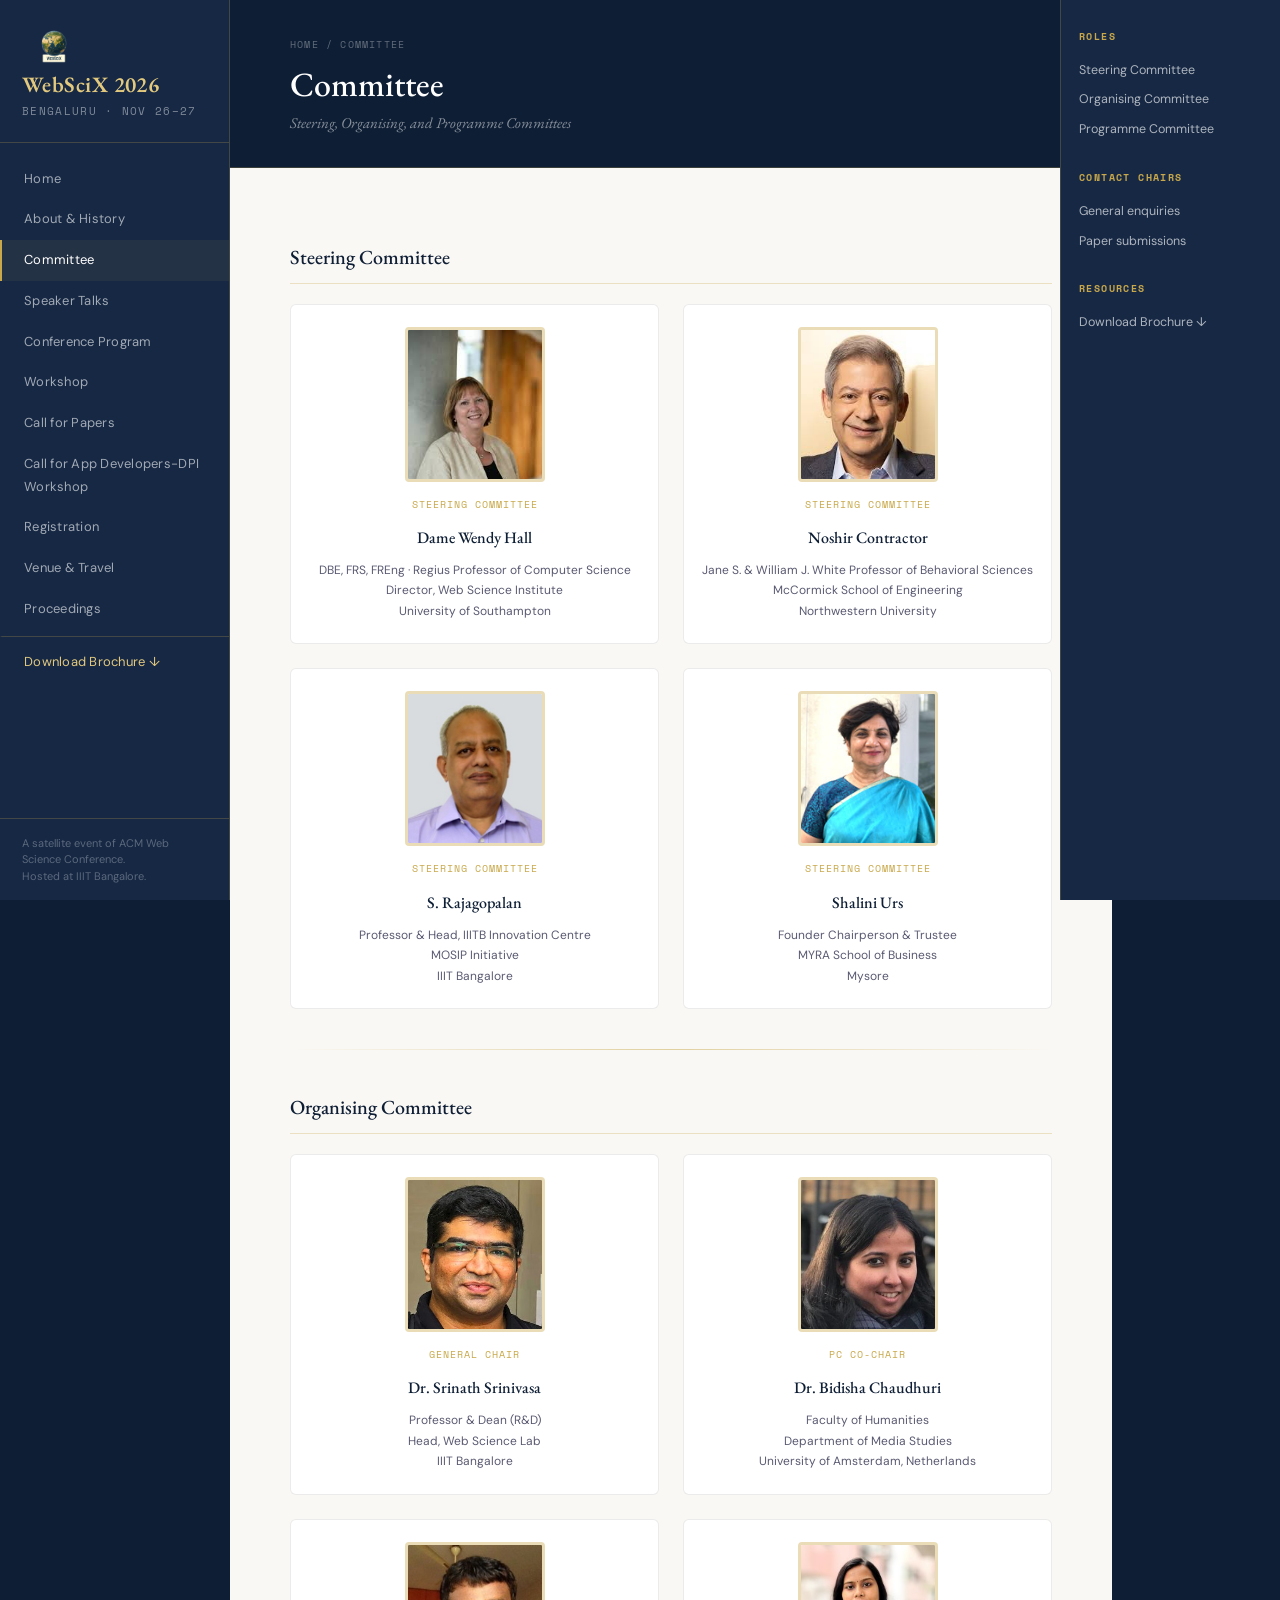
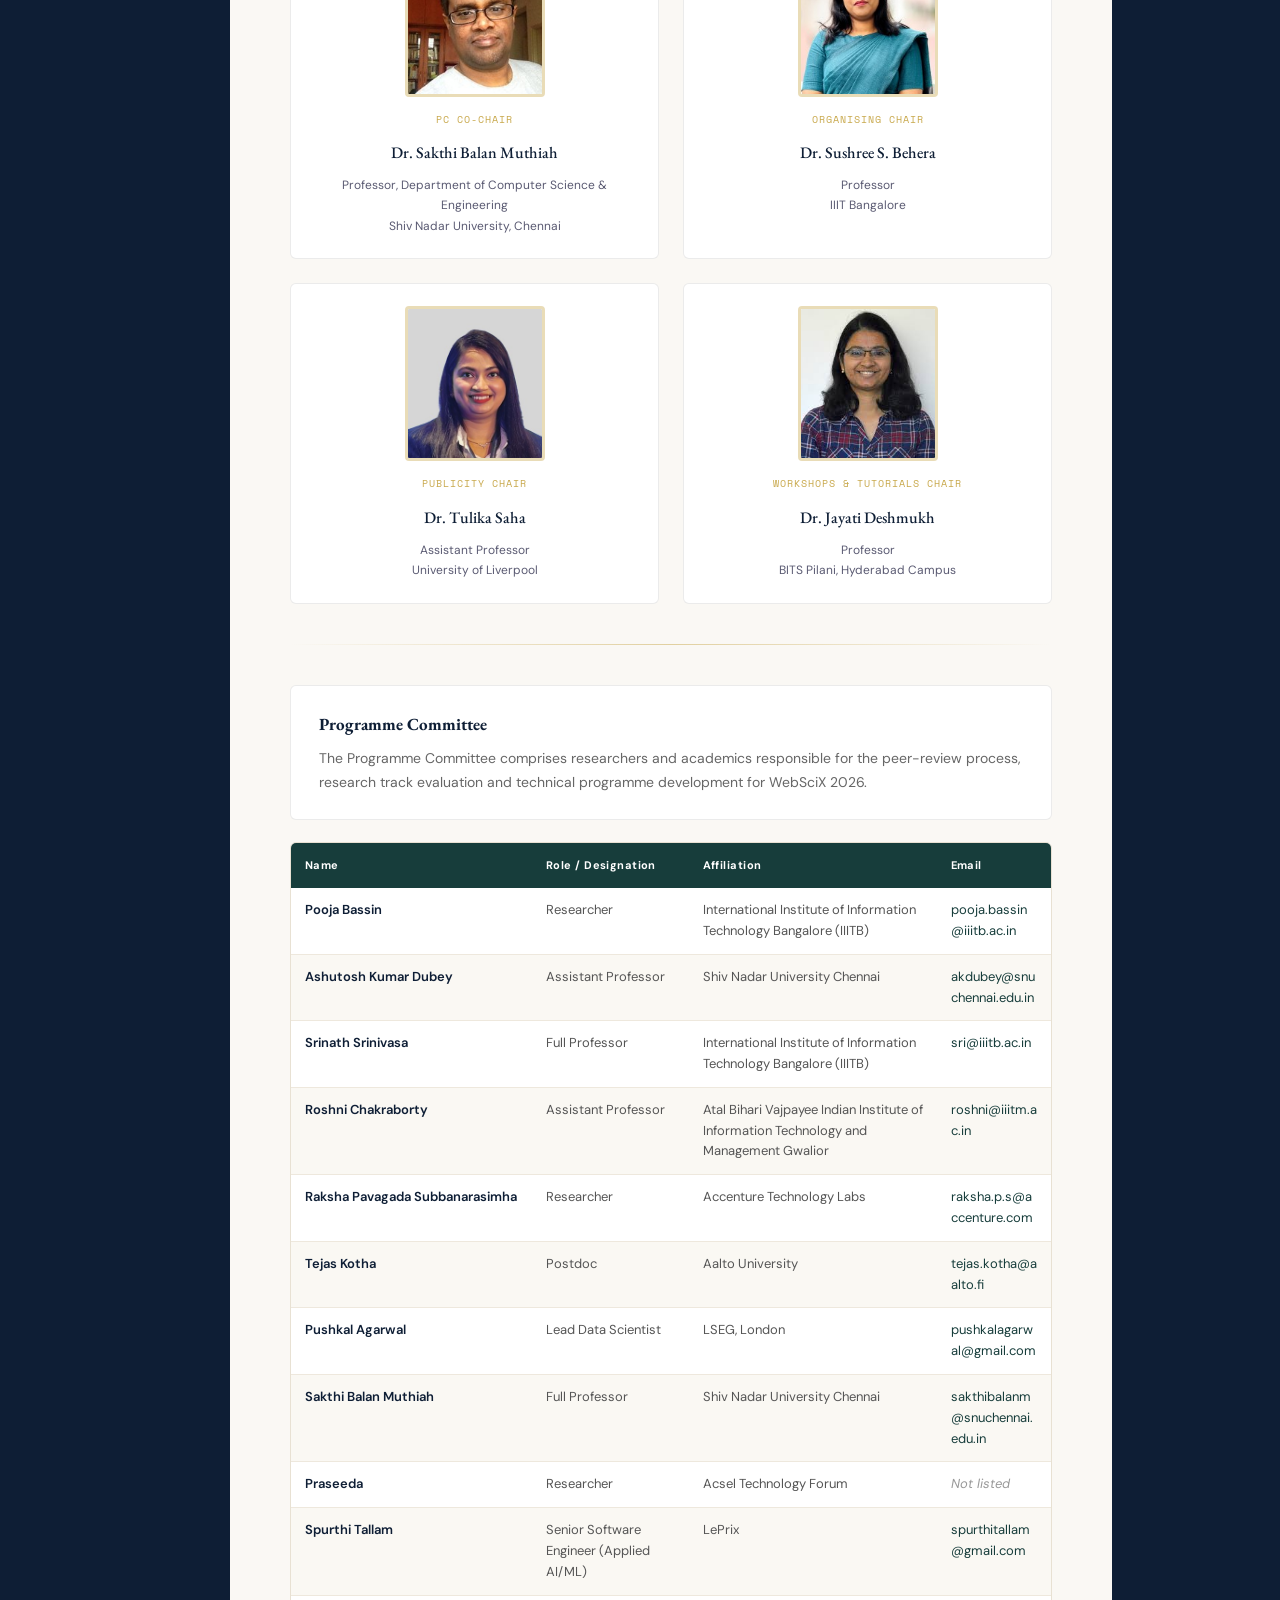
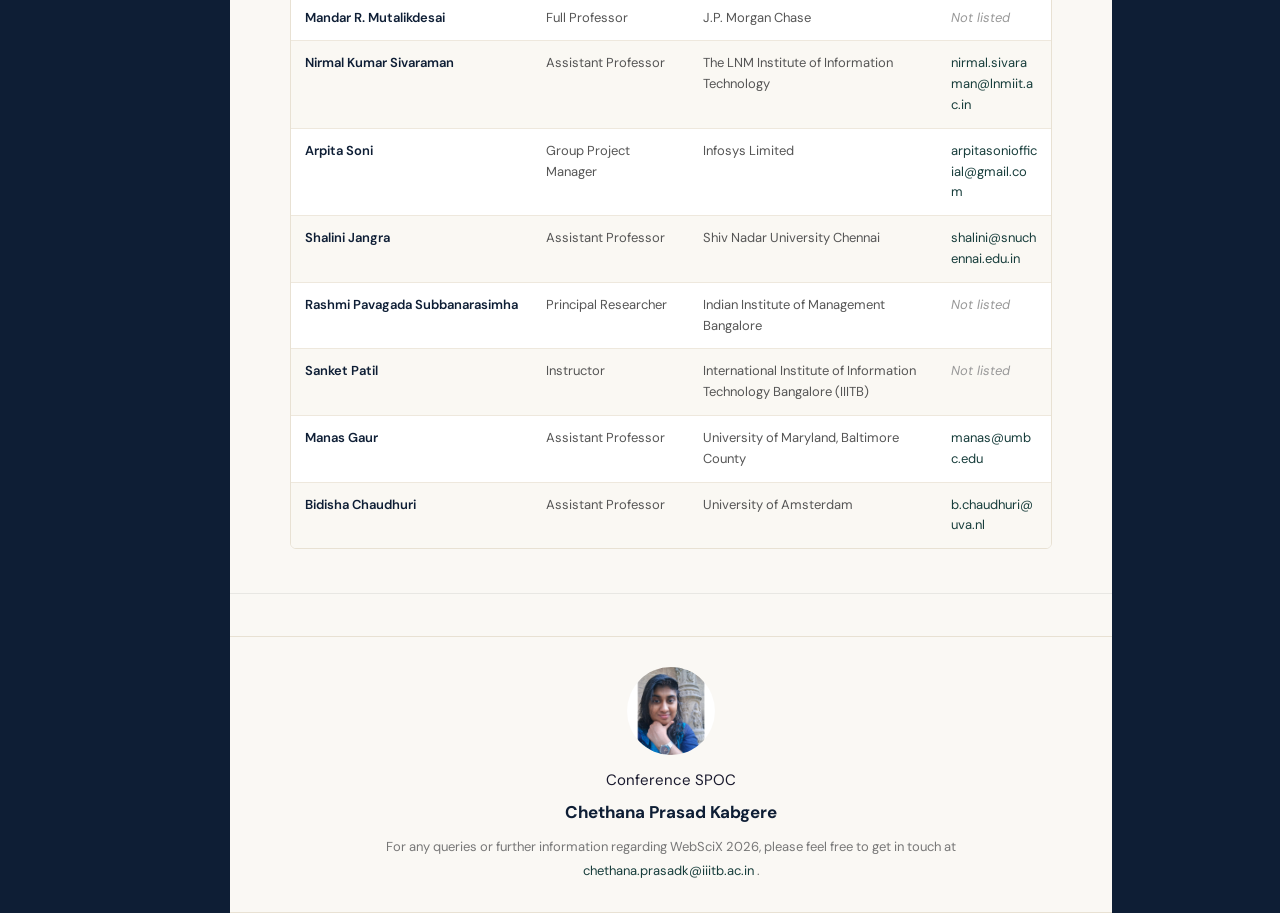
<file: pages/Committee.html>
<!DOCTYPE html>
<html lang="en">
<head>
<meta charset="UTF-8">
<meta name="viewport" content="width=device-width, initial-scale=1.0">
<title>Committee — WebSciX 2026</title>
<link rel="stylesheet" href="../style.css">

<style>
/* Committee page layout */

.committee-section {
  width: 100%;
  box-sizing: border-box;
}

.committee-section h3 {
  margin-top: 28px;
  margin-bottom: 20px;
}

.committee-grid {
  display: grid;
  grid-template-columns: repeat(2, minmax(0, 1fr));
  gap: 24px;
  width: 100%;
  align-items: stretch;
}

/* Faculty cards */

.member-card {
  box-sizing: border-box;
  min-width: 0;
  height: 100%;
  display: flex;
  flex-direction: column;
  align-items: center;
  text-align: center;
}

.member-card img {
  width: 140px;
  height: 155px;
  object-fit: cover;
  object-position: top center;
  display: block;
  margin: 0 auto 14px !important;
  border-radius: 4px;
}

.member-card h4 {
  margin: 5px 0 8px;
}

.member-card p {
  line-height: 1.7;
  margin-bottom: 0;
}

.member-card a {
  text-decoration: none;
}

.member-card a:hover {
  text-decoration: underline;
}

/* Section navigation */

#steering,
#organising,
#pc {
  scroll-margin-top: 30px;
}

/* Programme Committee */

.pc-note {
  background: #fff;
  border: 1px solid rgba(0,0,0,0.08);
  border-radius: 6px;
  padding: 24px 28px;
  margin-top: 32px;
}

.pc-note h4 {
  font-family: 'EB Garamond', serif;
  font-size: 17px;
  color: var(--navy);
  margin-bottom: 8px;
}

/* Programme Committee member list — no profile photos */

.pc-table-wrap {
  width: 100%;
  overflow-x: auto;
  margin-top: 22px;
  border: 1px solid #e8e1d3;
  border-radius: 6px;
  background: #fff;
}

.pc-table {
  width: 100%;
  border-collapse: collapse;
  font-size: 13px;
  min-width: 760px;
}

.pc-table th {
  background: #173d3b;
  color: #fff;
  text-align: left;
  padding: 13px 14px;
  font-size: 11px;
  letter-spacing: .04em;
}

.pc-table td {
  padding: 12px 14px;
  border-bottom: 1px solid #eee8dd;
  color: #555;
  line-height: 1.6;
  vertical-align: top;
}

.pc-table tbody tr:nth-child(even) {
  background: #faf8f3;
}

.pc-table tbody tr:last-child td {
  border-bottom: none;
}

.pc-table .pc-name {
  color: var(--navy);
  font-weight: 600;
  white-space: nowrap;
}

.pc-table a {
  color: #173d3b;
  text-decoration: none;
  overflow-wrap: anywhere;
}

.pc-table a:hover {
  text-decoration: underline;
}

.pc-email-unavailable {
  color: #999;
  font-style: italic;
}

/* Conference SPOC */

.spoc-contact {
  width: 100%;
  box-sizing: border-box;
  margin: 42px auto 0;
  padding: 30px 24px;
  border-top: 1px solid #e8e1d3;
  border-bottom: 1px solid #e8e1d3;

  display: flex;
  flex-direction: column;
  align-items: center;
  justify-content: center;
  text-align: center;
  gap: 12px;
}

.spoc-contact img {
  display: block !important;
  width: 88px !important;
  height: 88px !important;
  min-width: 88px !important;
  max-width: 88px !important;
  min-height: 88px !important;
  max-height: 88px !important;
  flex: 0 0 88px !important;
  object-fit: cover !important;
  object-position: top center !important;
  border-radius: 50% !important;
  margin: 0 auto !important;
}

.spoc-contact-text {
  width: 100%;
  max-width: 700px;
  text-align: center;
}

.spoc-contact-text .role {
  margin-bottom: 5px;
}

.spoc-contact-text h4 {
  margin: 4px 0 7px;
  color: var(--navy);
  font-size: 17px;
}

.spoc-contact-text p {
  margin: 0;
  font-size: 13px;
  line-height: 1.8;
  color: #777;
}

.spoc-contact-text a {
  color: #173d3b;
  text-decoration: none;
}

.spoc-contact-text a:hover {
  text-decoration: underline;
}

/* Responsive layout */

@media (max-width: 900px) {
  .committee-grid {
    grid-template-columns: repeat(2, minmax(0, 1fr));
  }
}

@media (max-width: 600px) {
  .committee-grid {
    grid-template-columns: 1fr;
  }

  .member-card img {
    width: 125px;
    height: 140px;
  }

  .spoc-contact {
    padding: 24px 16px;
  }

  .spoc-contact img {
    width: 76px !important;
    height: 76px !important;
    min-width: 76px !important;
    max-width: 76px !important;
    min-height: 76px !important;
    max-height: 76px !important;
    flex-basis: 76px !important;
  }
}
</style>
</head>

<body>
<div class="page-shell">

<!-- SIDEBAR -->
<aside class="sidebar">

  <div class="sidebar-brand">
    <img src="../assets/webscix-logo.png"
         alt="WebSciX"
         style="height:36px;margin-bottom:8px;display:block;filter:brightness(1.1);">

    <div class="conf-name">WebSciX 2026</div>
    <div class="conf-year">Bengaluru · Nov 26–27</div>
  </div>

  <nav>
    <a href="../index.html">Home</a>
    <a href="about.html">About &amp; History</a>
    <a href="Committee.html" class="active">Committee</a>
    <a href="Speakers Profile.html">Speaker Talks</a>
    <a href="program.html">Conference Program</a>
    <a href="workshop.html">Workshop</a>
    <a href="call-for-papers.html">Call for Papers</a>
    <a href="dpi-app-developers.html">Call for App Developers-DPI Workshop</a>
    <a href="registration.html">Registration</a>
    <a href="location.html">Venue &amp; Travel</a>
    <a href="proceedings.html">Proceedings</a>
    <a href="../assets/WebSciX-2026-Brochure-updated.pdf"
       download class="nav-download">Download Brochure ↓</a>
  </nav>

  <div class="sidebar-footer">
    A satellite event of ACM Web Science Conference.<br>
    Hosted at IIIT Bangalore.
  </div>

</aside>


<!-- MAIN CONTENT -->
<div class="content-wrap">

  <div class="page-header" style="position:relative;">

    <div class="breadcrumb">
      <a href="../index.html">Home</a> / Committee
    </div>

    <h1>Committee</h1>

    <p class="subtitle">
      Steering, Organising, and Programme Committees
    </p>

  </div>


  <!-- COMMITTEE MEMBERS -->
  <section class="page-section">

    <div class="committee-section">


      <!-- STEERING COMMITTEE -->
      <div id="steering">

        <h3>Steering Committee</h3>

        <div class="committee-grid">

          <div class="member-card">
            <img src="../assets/wendy.jpg" alt="Dame Wendy Hall">

            <div class="role">Steering Committee</div>

            <a href="https://www.southampton.ac.uk/people/5wyswr/dame-wendy-hall"
               target="_blank" rel="noopener">
              <h4>Dame Wendy Hall</h4>
            </a>

            <p>
              DBE, FRS, FREng · Regius Professor of Computer Science<br>
              Director, Web Science Institute<br>
              University of Southampton
            </p>
          </div>


          <div class="member-card">
            <img src="../assets/noshir.jpg" alt="Noshir Contractor">

            <div class="role">Steering Committee</div>

            <a href="https://www.kellogg.northwestern.edu/academics-research/faculty/contractor_noshir/"
               target="_blank" rel="noopener">
              <h4>Noshir Contractor</h4>
            </a>

            <p>
              Jane S. &amp; William J. White Professor of Behavioral Sciences<br>
              McCormick School of Engineering<br>
              Northwestern University
            </p>
          </div>


          <div class="member-card">
            <img src="../assets/rajagopalan.jpg" alt="S Rajagopalan">

            <div class="role">Steering Committee</div>

            <a href="https://www.iiitb.ac.in/iiitb-mosip/s-rajagopalan"
               target="_blank" rel="noopener">
              <h4>S. Rajagopalan</h4>
            </a>

            <p>
              Professor &amp; Head, IIITB Innovation Centre<br>
              MOSIP Initiative<br>
              IIIT Bangalore
            </p>
          </div>


          <div class="member-card">
            <img src="../assets/shalini.jpg" alt="Shalini Urs">

            <div class="role">Steering Committee</div>

            <a href="http://www.isim.ac.in/prof-shalini-r-urs/"
               target="_blank" rel="noopener">
              <h4>Shalini Urs</h4>
            </a>

            <p>
              Founder Chairperson &amp; Trustee<br>
              MYRA School of Business<br>
              Mysore
            </p>
          </div>

        </div>
      </div>


      <hr class="gold-rule" style="margin:40px 0;">


      <!-- ORGANISING COMMITTEE -->
      <div id="organising">

        <h3>Organising Committee</h3>

        <div class="committee-grid">


          <div class="member-card">
            <img src="../assets/srinath.jpg" alt="Dr. Srinath Srinivasa">

            <div class="role">General Chair</div>

            <a href="https://www.iiitb.ac.in/faculty/srinath-srinivasa"
               target="_blank" rel="noopener">
              <h4>Dr. Srinath Srinivasa</h4>
            </a>

            <p>
              Professor &amp; Dean (R&amp;D)<br>
              Head, Web Science Lab<br>
              IIIT Bangalore
            </p>
          </div>


          <div class="member-card">
            <img src="../assets/bidisha-chaudhuri.jpeg" alt="Bidisha Chaudhuri">

            <div class="role">PC Co-Chair</div>

            <a href="https://www.uva.nl/en/profile/c/h/b.chaudhuri/b.chaudhuri.html"
               target="_blank" rel="noopener">
              <h4>Dr. Bidisha Chaudhuri</h4>
            </a>

            <p>
              Faculty of Humanities<br>
              Department of Media Studies<br>
              University of Amsterdam, Netherlands
            </p>
          </div>


          <div class="member-card">
            <img src="../assets/shaktibalan.jpg" alt="Dr. Sakthi Balan Muthiah">

            <div class="role">PC Co-Chair</div>

            <a href="https://www.snuchennai.edu.in/faculty/dr-sakthi-balan-muthiah/"
               target="_blank" rel="noopener">
              <h4>Dr. Sakthi Balan Muthiah</h4>
            </a>

            <p>
              Professor, Department of Computer Science &amp; Engineering<br>
              Shiv Nadar University, Chennai
            </p>
          </div>


          <div class="member-card">
            <img src="../assets/sushree.jpg" alt="Dr. Sushree S. Behera">

            <div class="role">Organising Chair</div>

            <a href="https://www.iiitb.ac.in/faculty/sushree-sangeeta-behera"
               target="_blank" rel="noopener">
              <h4>Dr. Sushree S. Behera</h4>
            </a>

            <p>
              Professor<br>
              IIIT Bangalore
            </p>
          </div>


          <div class="member-card">
            <img src="../assets/tulikasaha.jpg" alt="Dr. Tulika Saha">

            <div class="role">Publicity Chair</div>

            <a href="https://www.iiitb.ac.in/faculty/tulika-saha"
               target="_blank" rel="noopener">
              <h4>Dr. Tulika Saha</h4>
            </a>

            <p>
              Assistant Professor<br>
              University of Liverpool
            </p>
          </div>


          <div class="member-card">
            <img src="../assets/jayati.jpg" alt="Dr. Jayati Deshmukh">

            <div class="role">Workshops &amp; Tutorials Chair</div>

            <a href="https://www.bits-pilani.ac.in/hyderabad/jayatideshmukh/"
               target="_blank" rel="noopener">
              <h4>Dr. Jayati Deshmukh</h4>
            </a>

            <p>
              Professor<br>
              BITS Pilani, Hyderabad Campus
            </p>
          </div>


        </div>
      </div>


      <hr class="gold-rule" style="margin:40px 0;">


      <!-- PROGRAMME COMMITTEE -->
      <div id="pc">

        <div class="pc-note">

          <h4>Programme Committee</h4>

          <p style="font-size:14px;color:#666;line-height:1.7;">
            The Programme Committee comprises researchers and academics
            responsible for the peer-review process, research track evaluation
            and technical programme development for WebSciX 2026.
          </p>

        </div>

        <div class="pc-table-wrap">
          <table class="pc-table">
            <thead>
              <tr>
                <th>Name</th>
                <th>Role / Designation</th>
                <th>Affiliation</th>
                <th>Email</th>
              </tr>
            </thead>

            <tbody>

              <tr>
                <td class="pc-name">Pooja Bassin</td>
                <td>Researcher</td>
                <td>International Institute of Information Technology Bangalore (IIITB)</td>
                <td><a href="mailto:pooja.bassin@iiitb.ac.in">pooja.bassin@iiitb.ac.in</a></td>
              </tr>

              <tr>
                <td class="pc-name">Ashutosh Kumar Dubey</td>
                <td>Assistant Professor</td>
                <td>Shiv Nadar University Chennai</td>
                <td><a href="mailto:akdubey@snuchennai.edu.in">akdubey@snuchennai.edu.in</a></td>
              </tr>

              <tr>
                <td class="pc-name">Srinath Srinivasa</td>
                <td>Full Professor</td>
                <td>International Institute of Information Technology Bangalore (IIITB)</td>
                <td><a href="mailto:sri@iiitb.ac.in">sri@iiitb.ac.in</a></td>
              </tr>

              <tr>
                <td class="pc-name">Roshni Chakraborty</td>
                <td>Assistant Professor</td>
                <td>Atal Bihari Vajpayee Indian Institute of Information Technology and Management Gwalior</td>
                <td><a href="mailto:roshni@iiitm.ac.in">roshni@iiitm.ac.in</a></td>
              </tr>

              <tr>
                <td class="pc-name">Raksha Pavagada Subbanarasimha</td>
                <td>Researcher</td>
                <td>Accenture Technology Labs</td>
                <td><a href="mailto:raksha.p.s@accenture.com">raksha.p.s@accenture.com</a></td>
              </tr>

              <tr>
                <td class="pc-name">Tejas Kotha</td>
                <td>Postdoc</td>
                <td>Aalto University</td>
                <td><a href="mailto:tejas.kotha@aalto.fi">tejas.kotha@aalto.fi</a></td>
              </tr>

              <tr>
                <td class="pc-name">Pushkal Agarwal</td>
                <td>Lead Data Scientist</td>
                <td>LSEG, London</td>
                <td><a href="mailto:pushkalagarwal@gmail.com">pushkalagarwal@gmail.com</a></td>
              </tr>

              <tr>
                <td class="pc-name">Sakthi Balan Muthiah</td>
                <td>Full Professor</td>
                <td>Shiv Nadar University Chennai</td>
                <td><a href="mailto:sakthibalanm@snuchennai.edu.in">sakthibalanm@snuchennai.edu.in</a></td>
              </tr>

              <tr>
                <td class="pc-name">Praseeda</td>
                <td>Researcher</td>
                <td>Acsel Technology Forum</td>
                <td><span class="pc-email-unavailable">Not listed</span></td>
              </tr>

              <tr>
                <td class="pc-name">Spurthi Tallam</td>
                <td>Senior Software Engineer (Applied AI/ML)</td>
                <td>LePrix</td>
                <td><a href="mailto:spurthitallam@gmail.com">spurthitallam@gmail.com</a></td>
              </tr>

              <tr>
                <td class="pc-name">Mandar R. Mutalikdesai</td>
                <td>Full Professor</td>
                <td>J.P. Morgan Chase</td>
                <td><span class="pc-email-unavailable">Not listed</span></td>
              </tr>

              <tr>
                <td class="pc-name">Nirmal Kumar Sivaraman</td>
                <td>Assistant Professor</td>
                <td>The LNM Institute of Information Technology</td>
                <td><a href="mailto:nirmal.sivaraman@lnmiit.ac.in">nirmal.sivaraman@lnmiit.ac.in</a></td>
              </tr>

              <tr>
                <td class="pc-name">Arpita Soni</td>
                <td>Group Project Manager</td>
                <td>Infosys Limited</td>
                <td><a href="mailto:arpitasoniofficial@gmail.com">arpitasoniofficial@gmail.com</a></td>
              </tr>

              <tr>
                <td class="pc-name">Shalini Jangra</td>
                <td>Assistant Professor</td>
                <td>Shiv Nadar University Chennai</td>
                <td><a href="mailto:shalini@snuchennai.edu.in">shalini@snuchennai.edu.in</a></td>
              </tr>

              <tr>
                <td class="pc-name">Rashmi Pavagada Subbanarasimha</td>
                <td>Principal Researcher</td>
                <td>Indian Institute of Management Bangalore</td>
                <td><span class="pc-email-unavailable">Not listed</span></td>
              </tr>

              <tr>
                <td class="pc-name">Sanket Patil</td>
                <td>Instructor</td>
                <td>International Institute of Information Technology Bangalore (IIITB)</td>
                <td><span class="pc-email-unavailable">Not listed</span></td>
              </tr>

              <tr>
                <td class="pc-name">Manas Gaur</td>
                <td>Assistant Professor</td>
                <td>University of Maryland, Baltimore County</td>
                <td><a href="mailto:manas@umbc.edu">manas@umbc.edu</a></td>
              </tr>

              <tr>
                <td class="pc-name">Bidisha Chaudhuri</td>
                <td>Assistant Professor</td>
                <td>University of Amsterdam</td>
                <td><a href="mailto:b.chaudhuri@uva.nl">b.chaudhuri@uva.nl</a></td>
              </tr>

            </tbody>
          </table>
        </div>

      </div>


    </div>
  </section>


  <!-- CONFERENCE SPOC -->
  <section class="spoc-contact">

    <img src="../assets/chethana.jpg"
         alt="Chethana Prasad Kabgere">

    <div class="spoc-contact-text">

      <div class="role">Conference SPOC</div>

      <h4>Chethana Prasad Kabgere</h4>

      <p>
        For any queries or further information regarding WebSciX 2026,
        please feel free to get in touch at
        <a href="mailto:chethana.prasadk@iiitb.ac.in">
          chethana.prasadk@iiitb.ac.in
        </a>.
      </p>

    </div>

  </section>

</div>


<!-- RIGHT SIDEBAR -->
<aside class="rightbar">

  <div>
    <h3>Roles</h3>

    <a href="#steering">Steering Committee</a>
    <a href="#organising">Organising Committee</a>
    <a href="#pc">Programme Committee</a>
  </div>


  <div>
    <h3>Contact Chairs</h3>

    <a href="mailto:websci2026@iiitb.ac.in">
      General enquiries
    </a>

    <a href="mailto:websci2026@iiitb.ac.in">
      Paper submissions
    </a>
  </div>


  <div>
    <h3>Resources</h3>

    <a href="../assets/WebSciX-2026-Brochure-updated.pdf" download>
      Download Brochure ↓
    </a>
  </div>

</aside>

</div>
</body>
</html>
</file>
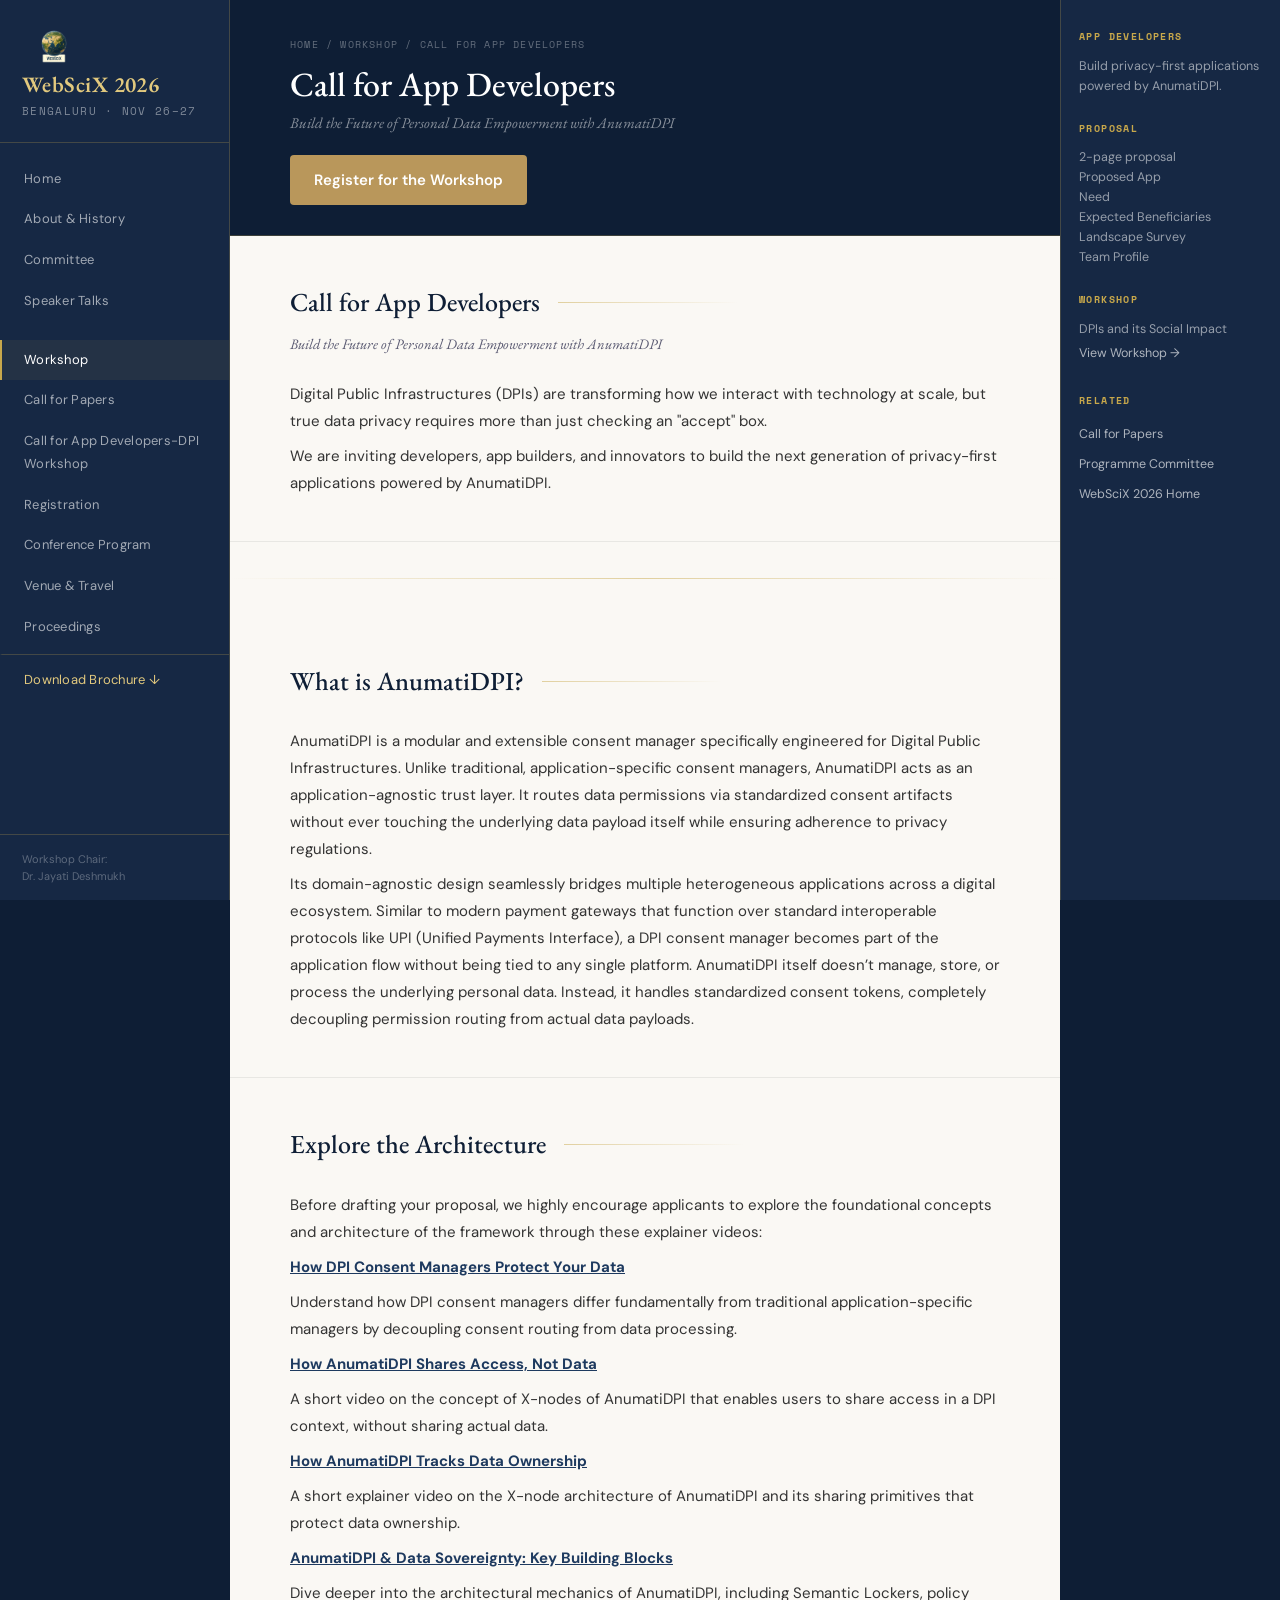
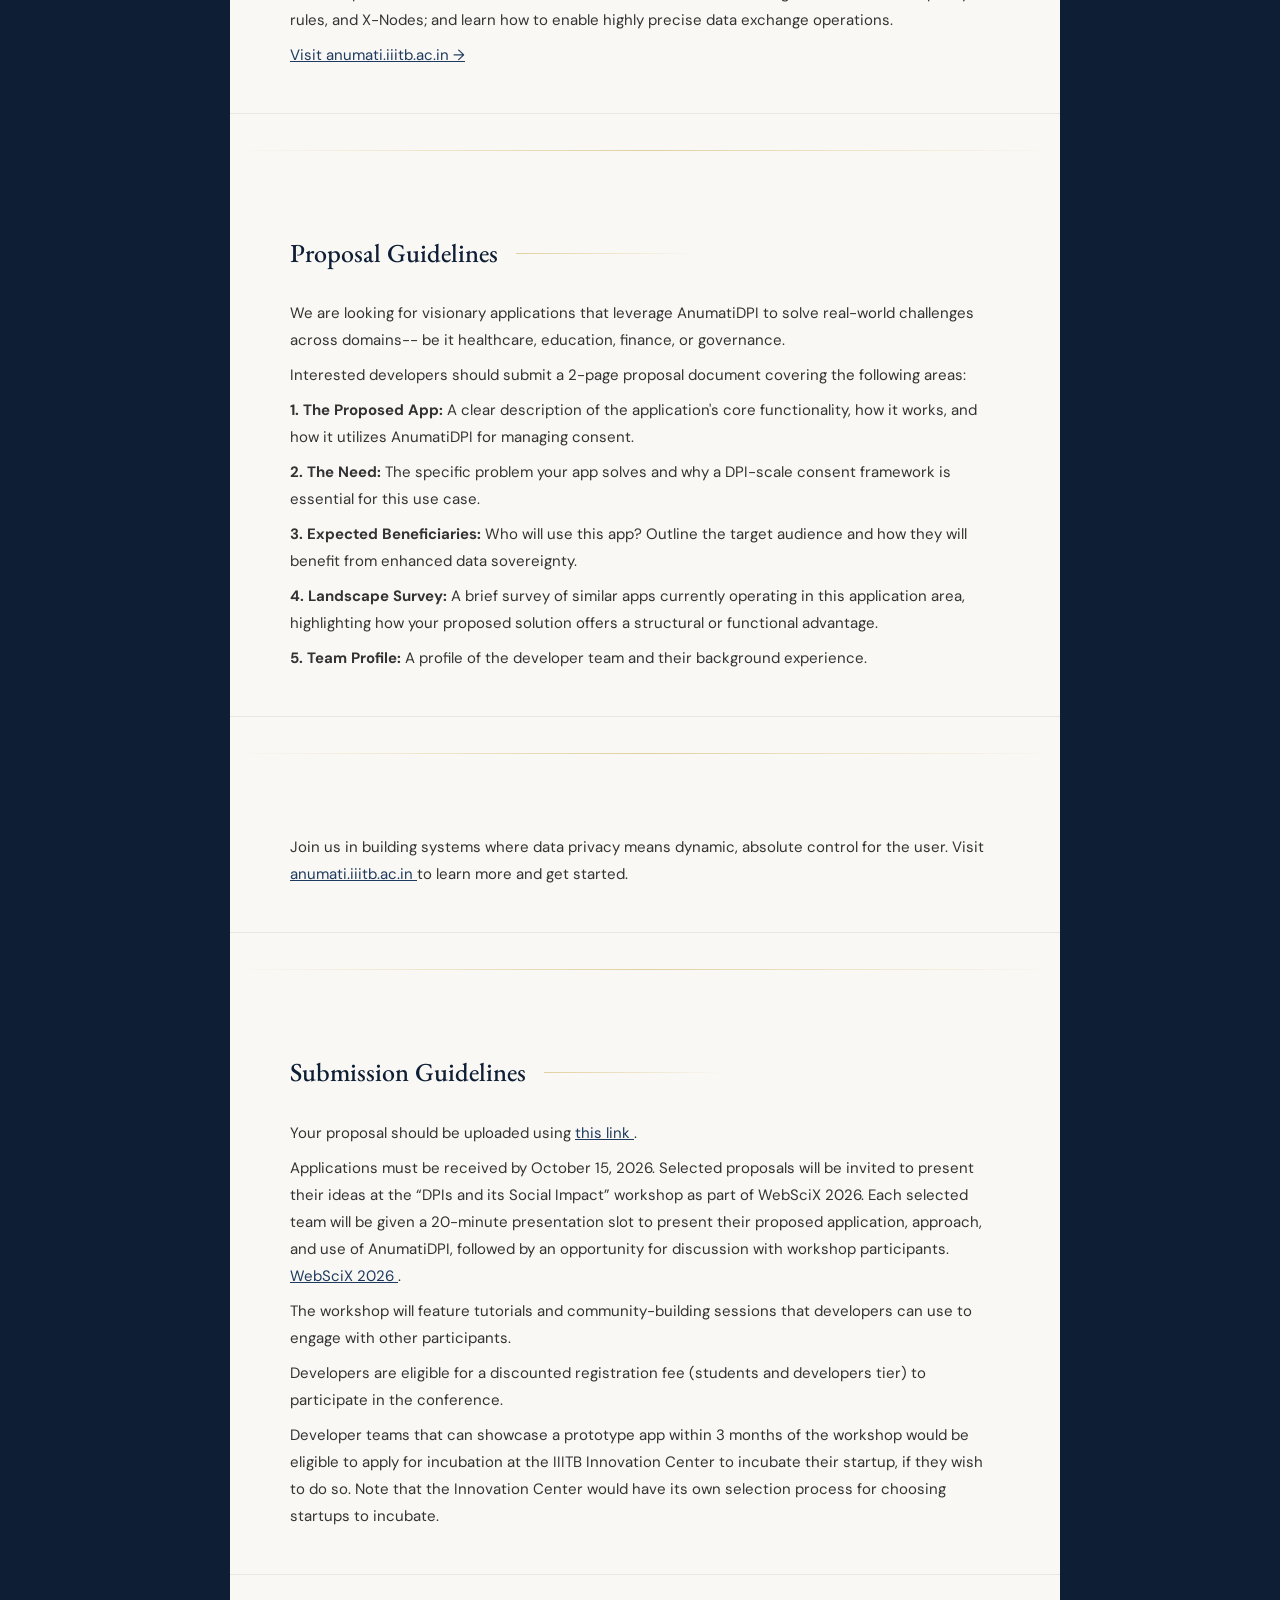
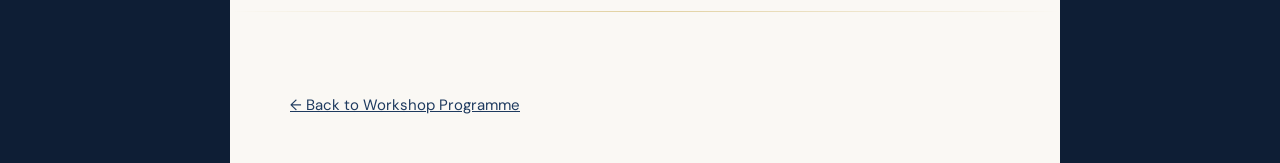
<file: pages/dpi-app-developers.html>
<!DOCTYPE html>
<!DOCTYPE html>
<html lang="en">

<head>
<meta charset="UTF-8">
<meta name="viewport" content="width=device-width, initial-scale=1.0">

<title>Call for App Developers — WebSciX 2026</title>

<link rel="stylesheet" href="../style.css">

</head>

<body>

<div class="page-shell">

<!-- =====================================================
     LEFT SIDEBAR
====================================================== -->

<aside class="sidebar">

  <div class="sidebar-brand">

    <img
      src="../assets/webscix-logo.png"
      alt="WebSciX"
      style="height:36px;margin-bottom:8px;display:block;filter:brightness(1.1);"
    >

    <div class="conf-name">
      WebSciX 2026
    </div>

    <div class="conf-year">
      Bengaluru · Nov 26–27
    </div>

  </div>


  <nav>

    <a href="../index.html">
      Home
    </a>

    <a href="about.html">
      About &amp; History
    </a>

    <a href="Committee.html">
      Committee
    </a>
 <a href="Speakers Profile.html">Speaker Talks<a>
    <a href="workshop.html" class="active">
      Workshop
    </a>

    <a href="call-for-papers.html">
      Call for Papers
    </a>

    <a href="dpi-app-developers.html">
      Call for App Developers-DPI Workshop
    </a>

    <a href="registration.html">Registration</a>
      <a href="program.html">Conference Program</a>

    <a href="location.html">
      Venue &amp; Travel
    </a>

    <a href="proceedings.html">
      Proceedings
    </a>

    <a
      href="../assets/WebSciX-2026-Brochure.pdf"
      download
      class="nav-download"
    >
      Download Brochure ↓
    </a>

  </nav>


  <div class="sidebar-footer">
    Workshop Chair:<br>
    Dr. Jayati Deshmukh
  </div>

</aside>


<!-- =====================================================
     MAIN CONTENT
====================================================== -->

<div class="content-wrap">


  <!-- PAGE HEADER -->

  <div class="page-header">

    <div class="breadcrumb">

      <a href="../index.html">
        Home
      </a>

      /

      <a href="workshop.html">
        Workshop
      </a>

      /

      Call for App Developers

    </div>


    <h1>
      Call for App Developers
    </h1>

    <p class="subtitle">
      Build the Future of Personal Data Empowerment with AnumatiDPI
    </p>

    <!-- WORKSHOP REGISTRATION BUTTON -->

    <a
      href="https://docs.google.com/forms/d/e/1FAIpQLScl2NBYK-J36OCTYSEukxDUXcpVZdIgR3c7ELaMjQ1EqNferA/viewform?usp=header"
      target="_blank"
      rel="noopener noreferrer"
      class="register-button"
    >
      Register for the Workshop
    </a>

  </div>



  <!-- =====================================================
       INTRODUCTION
  ====================================================== -->

  <section class="page-section">

    <div class="section-head">

      <h2>
        Call for App Developers
      </h2>

      <p class="lead">
        Build the Future of Personal Data Empowerment with AnumatiDPI
      </p>

    </div>


    <div class="prose">

      <p>
        Digital Public Infrastructures (DPIs) are transforming how we
        interact with technology at scale, but true data privacy requires
        more than just checking an "accept" box.
      </p>

      <p>
        We are inviting developers, app builders, and innovators to build
        the next generation of privacy-first applications powered by
        AnumatiDPI.
      </p>

    </div>

  </section>



  <hr class="gold-rule">



  <!-- =====================================================
       WHAT IS ANUMATIDPI
  ====================================================== -->

  <section class="page-section">

    <div class="section-head">

      <h2>
        What is AnumatiDPI?
      </h2>

    </div>


    <div class="prose">

      <p>
        AnumatiDPI is a modular and extensible consent manager
        specifically engineered for Digital Public Infrastructures.
        Unlike traditional, application-specific consent managers,
        AnumatiDPI acts as an application-agnostic trust layer.
        It routes data permissions via standardized consent artifacts
        without ever touching the underlying data payload itself while
        ensuring adherence to privacy regulations.
      </p>

      <p>
        Its domain-agnostic design seamlessly bridges multiple
        heterogeneous applications across a digital ecosystem.
        Similar to modern payment gateways that function over standard
        interoperable protocols like UPI (Unified Payments Interface),
        a DPI consent manager becomes part of the application flow
        without being tied to any single platform.
        AnumatiDPI itself doesn’t manage, store, or process the underlying
        personal data. Instead, it handles standardized consent tokens,
        completely decoupling permission routing from actual data payloads.
      </p>

    </div>

  </section>



  <!-- =====================================================
       EXPLORE ARCHITECTURE
  ====================================================== -->

  <section class="page-section">

    <div class="section-head">

      <h2>
        Explore the Architecture
      </h2>

    </div>


    <div class="prose">

      <p>
        Before drafting your proposal, we highly encourage applicants
        to explore the foundational concepts and architecture of the
        framework through these explainer videos:
      </p>


      <!-- VIDEO 1 -->

      <p>
        <strong>
          <a
            href="https://youtube.com/shorts/V8obOrKh4y0?si=e4e836kO3C-HShGf"
            target="_blank"
            rel="noopener noreferrer"
          >
            How DPI Consent Managers Protect Your Data
          </a>
        </strong>
      </p>

      <p>
        Understand how DPI consent managers differ fundamentally from
        traditional application-specific managers by decoupling consent
        routing from data processing.
      </p>


      <!-- VIDEO 2 -->

      <p>
        <strong>
          <a
            href="https://youtube.com/shorts/WaUdDbtvvNY?si=VB_acKdtfcP-4YcE"
            target="_blank"
            rel="noopener noreferrer"
          >
            How AnumatiDPI Shares Access, Not Data
          </a>
        </strong>
      </p>

      <p>
        A short video on the concept of X-nodes of AnumatiDPI that
        enables users to share access in a DPI context, without sharing
        actual data.
      </p>


      <!-- VIDEO 3 -->

      <p>
        <strong>
          <a
            href="https://youtube.com/shorts/B_-_nbYKO4U?feature=share"
            target="_blank"
            rel="noopener noreferrer"
          >
            How AnumatiDPI Tracks Data Ownership
          </a>
        </strong>
      </p>

      <p>
        A short explainer video on the X-node architecture of AnumatiDPI
        and its sharing primitives that protect data ownership.
      </p>


      <!-- VIDEO 4 -->

      <p>
        <strong>
          <a
            href="https://youtu.be/YKaCYLRNZLw?si=jS9Paw28AY9qg4Mn"
            target="_blank"
            rel="noopener noreferrer"
          >
            AnumatiDPI &amp; Data Sovereignty: Key Building Blocks
          </a>
        </strong>
      </p>

      <p>
        Dive deeper into the architectural mechanics of AnumatiDPI,
        including Semantic Lockers, policy rules, and X-Nodes; and learn
        how to enable highly precise data exchange operations.
      </p>


      <p>
        <a
          href="https://anumati.iiitb.ac.in/"
          target="_blank"
          rel="noopener noreferrer"
        >
          Visit anumati.iiitb.ac.in →
        </a>
      </p>

    </div>

  </section>



  <hr class="gold-rule">



  <!-- =====================================================
       PROPOSAL GUIDELINES
  ====================================================== -->

  <section class="page-section">

    <div class="section-head">

      <h2>
        Proposal Guidelines
      </h2>

    </div>


    <div class="prose">

      <p>
        We are looking for visionary applications that leverage
        AnumatiDPI to solve real-world challenges across domains-- be it
        healthcare, education, finance, or governance.
      </p>

      <p>
        Interested developers should submit a 2-page proposal document
        covering the following areas:
      </p>


      <p>
        <strong>
          1. The Proposed App:
        </strong>
        A clear description of the application's core functionality,
        how it works, and how it utilizes AnumatiDPI for managing
        consent.
      </p>


      <p>
        <strong>
          2. The Need:
        </strong>
        The specific problem your app solves and why a DPI-scale
        consent framework is essential for this use case.
      </p>


      <p>
        <strong>
          3. Expected Beneficiaries:
        </strong>
        Who will use this app? Outline the target audience and how they
        will benefit from enhanced data sovereignty.
      </p>


      <p>
        <strong>
          4. Landscape Survey:
        </strong>
        A brief survey of similar apps currently operating in this
        application area, highlighting how your proposed solution offers
        a structural or functional advantage.
      </p>


      <p>
        <strong>
          5. Team Profile:
        </strong>
        A profile of the developer team and their background
        experience.
      </p>

    </div>

  </section>



  <hr class="gold-rule">



  <!-- =====================================================
       INFORMATION / ANUMATI
  ====================================================== -->

  <section class="page-section">

    <div class="prose">

      <p>
        Join us in building systems where data privacy means dynamic,
        absolute control for the user. Visit
        <a
          href="https://anumati.iiitb.ac.in/"
          target="_blank"
          rel="noopener noreferrer"
        >
          anumati.iiitb.ac.in
        </a>
        to learn more and get started.
      </p>

    </div>

  </section>



  <hr class="gold-rule">



  <!-- =====================================================
       SUBMISSION GUIDELINES
  ====================================================== -->

  <section class="page-section">

    <div class="section-head">

      <h2>
        Submission Guidelines
      </h2>

    </div>


    <div class="prose">

      <p>
        Your proposal should be uploaded using
        <a
          href="https://forms.gle/Uveg6HXL1EYxDKRC8"
          target="_blank"
          rel="noopener noreferrer"
        >
          this link
        </a>.
      </p>

      <p>
        Applications must be received by October 15, 2026. Selected proposals will be invited to present their ideas at the “DPIs and its Social Impact” workshop as part of WebSciX 2026. Each selected team will be given a 20-minute presentation slot to present their proposed application, approach, and use of AnumatiDPI, followed by an opportunity for discussion with workshop participants.
        <a
          href="https://wsl-iiitb.github.io/WebSciX-2026/index.html"
          target="_blank"
          rel="noopener noreferrer"
        >
          WebSciX 2026
        </a>.
      </p>

      <p>
        The workshop will feature tutorials and community-building
        sessions that developers can use to engage with other
        participants.
      </p>

      <p>
        Developers are eligible for a discounted registration fee
        (students and developers tier) to participate in the conference.
      </p>

      <p>
        Developer teams that can showcase a prototype app within
        3 months of the workshop would be eligible to apply for
        incubation at the IIITB Innovation Center to incubate their
        startup, if they wish to do so. Note that the Innovation Center
        would have its own selection process for choosing startups to
        incubate.
      </p>

    </div>

  </section>



  <hr class="gold-rule">



  <!-- =====================================================
       BACK TO WORKSHOP
  ====================================================== -->

  <section class="page-section">

    <div class="prose">

      <p>
        <a href="workshop.html">
          ← Back to Workshop Programme
        </a>
      </p>

    </div>

  </section>


</div>



<!-- =====================================================
     RIGHT SIDEBAR
====================================================== -->

<aside class="rightbar">

  <div>

    <h3>
      App Developers
    </h3>

    <p>
      Build privacy-first applications powered by AnumatiDPI.
    </p>

  </div>


  <div>

    <h3>
      Proposal
    </h3>

    <p>
      2-page proposal
    </p>

    <ul>

      <li>
        Proposed App
      </li>

      <li>
        Need
      </li>

      <li>
        Expected Beneficiaries
      </li>

      <li>
        Landscape Survey
      </li>

      <li>
        Team Profile
      </li>

    </ul>

  </div>


  <div>

    <h3>
      Workshop
    </h3>

    <p>
      DPIs and its Social Impact
    </p>

    <a href="workshop.html">
      View Workshop →
    </a>

  </div>


  <div>

    <h3>
      Related
    </h3>

    <a href="call-for-papers.html">
      Call for Papers
    </a>

    <a href="Committee.html">
      Programme Committee
    </a>

    <a href="../index.html">
      WebSciX 2026 Home
    </a>

  </div>

</aside>


</div>

</body>

</html>
</body>

</html>
</file>
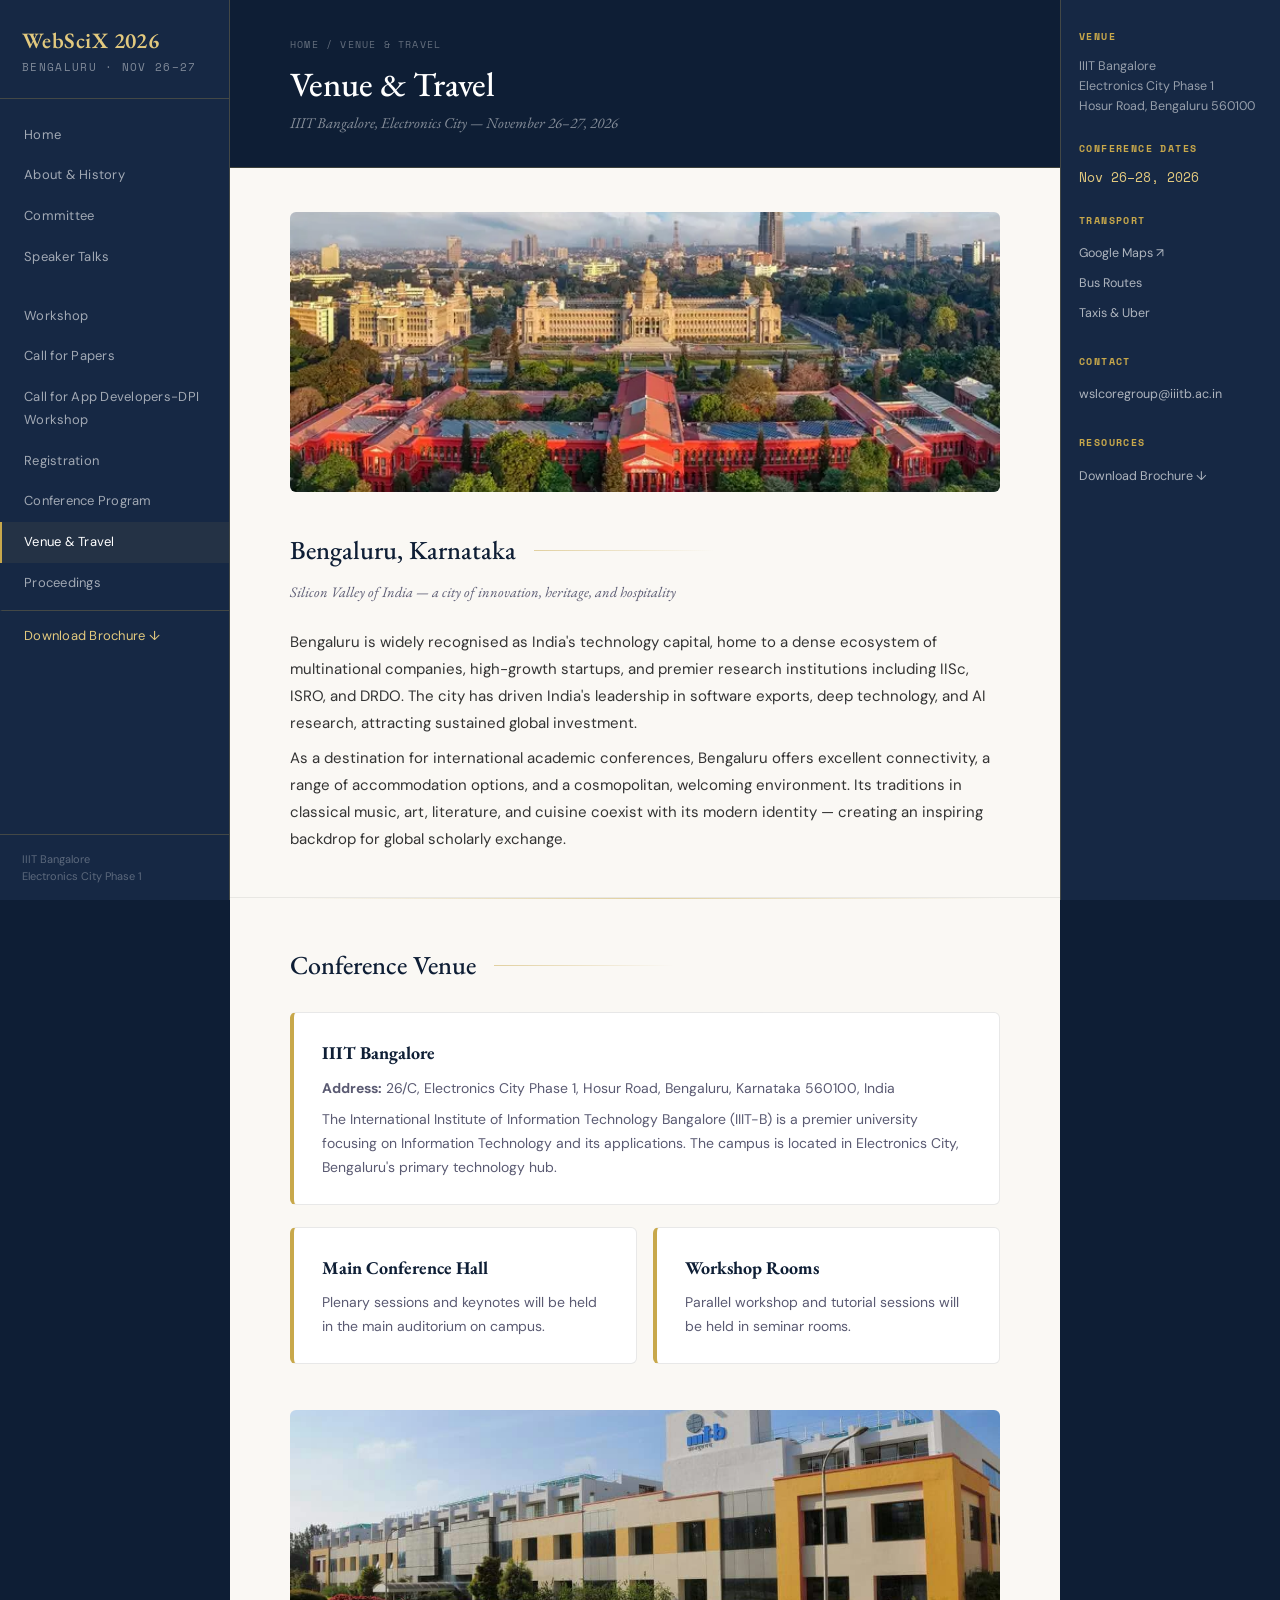
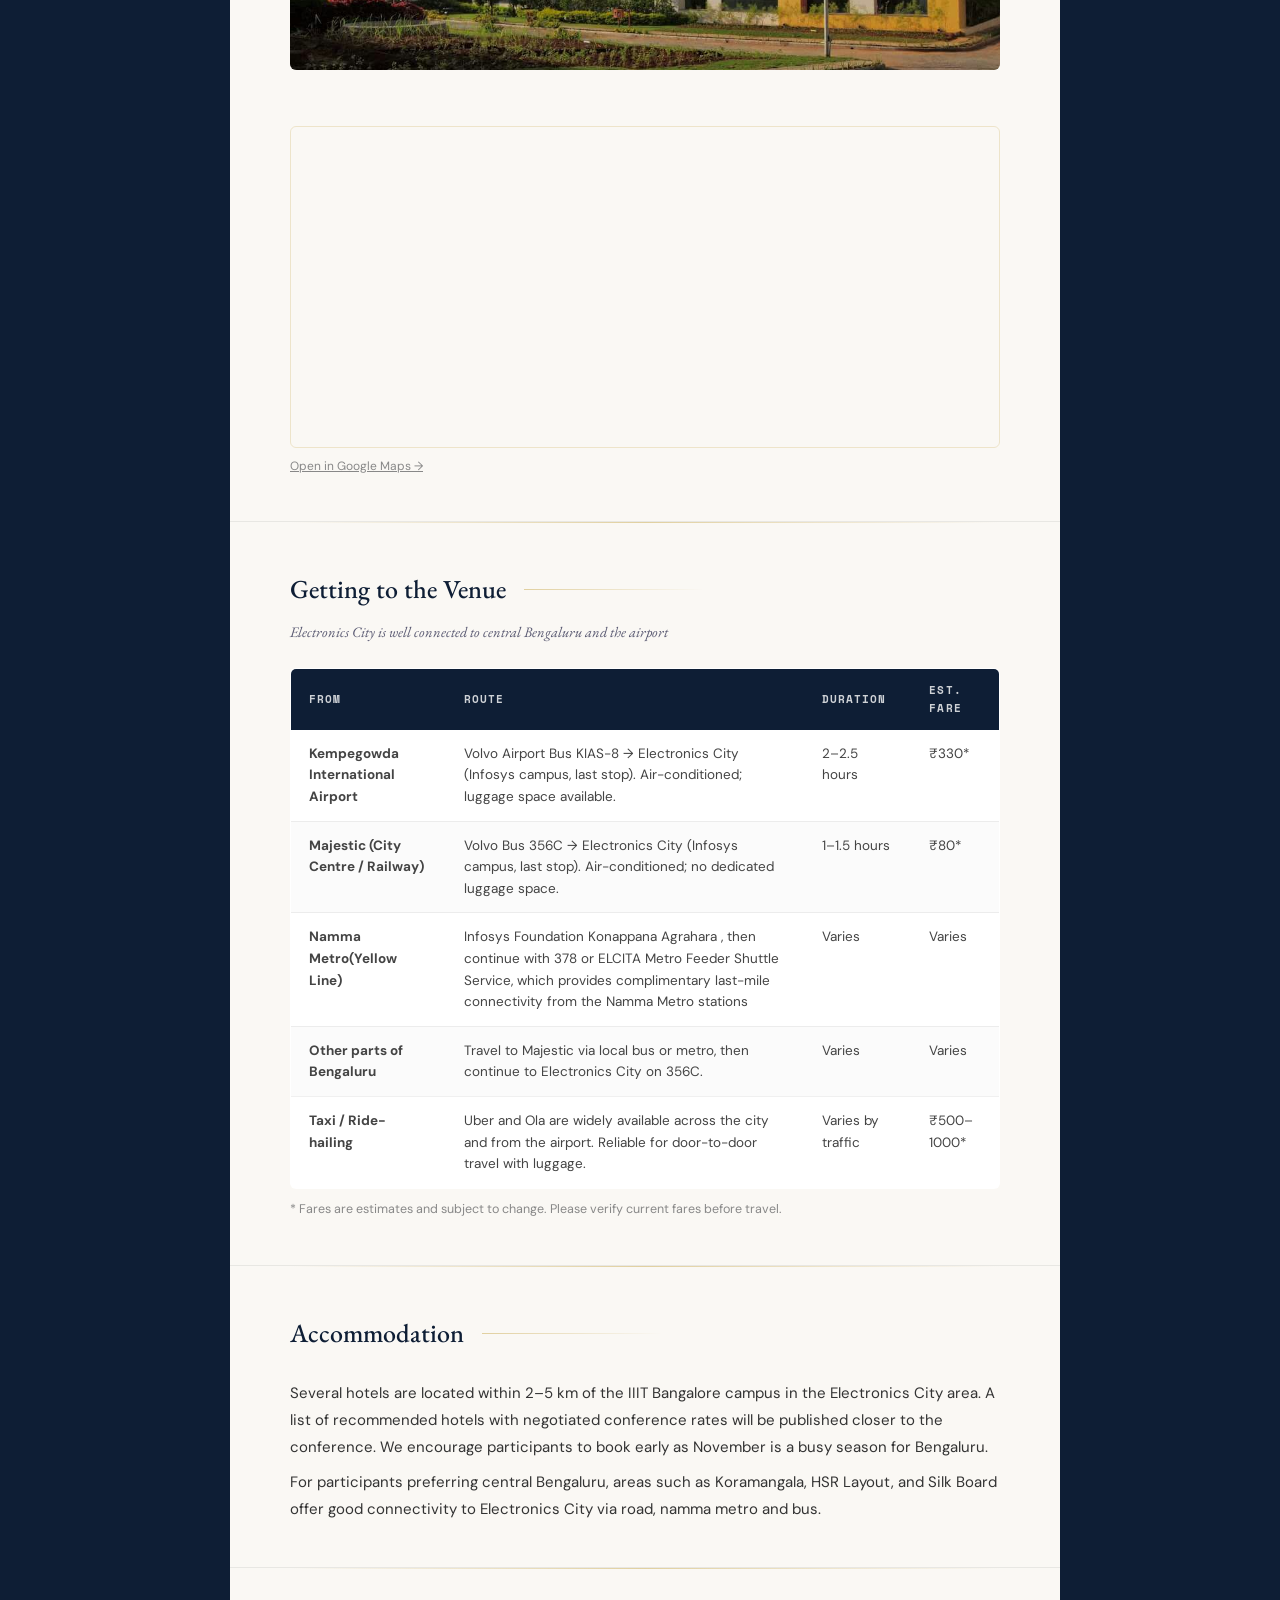
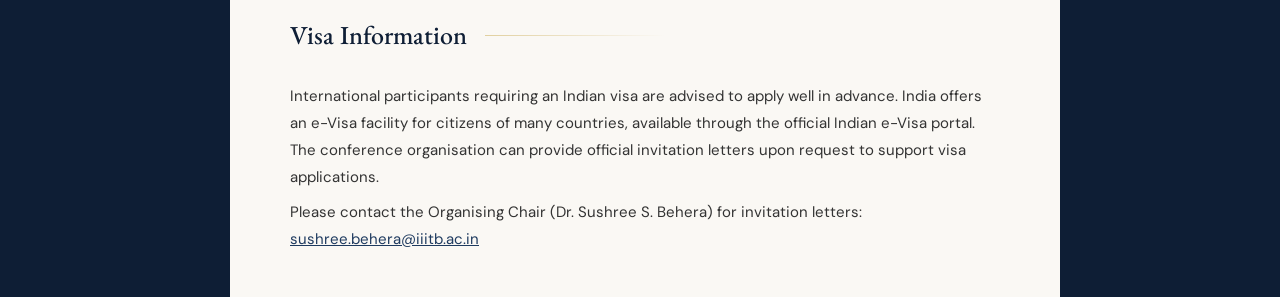
<file: pages/location.html>
<!DOCTYPE html>
<html lang="en">
<head>
<meta charset="UTF-8">
<meta name="viewport" content="width=device-width, initial-scale=1.0">
<title>Venue & Travel — WebSciX 2026</title>
<link rel="stylesheet" href="../style.css">
</head>
<body>
<div class="page-shell">

<aside class="sidebar">
  <div class="sidebar-brand">
    <div class="conf-name">WebSciX 2026</div>
    <div class="conf-year">Bengaluru · Nov 26–27</div>
  </div>
  <nav>
    <a href="../index.html">Home</a>
    <a href="about.html">About &amp; History</a>
    <a href="Committee.html">Committee</a>
     <a href="Speakers Profile.html">Speaker Talks<a>
    <a href="workshop.html">Workshop</a>
    <a href="call-for-papers.html">Call for Papers</a>
    <a href="dpi-app-developers.html">Call for App Developers-DPI Workshop</a>
    <a href="registration.html">Registration</a>
       <a href="program.html">Conference Program</a>
    <a href="location.html" class="active">Venue &amp; Travel</a>
    <a href="proceedings.html">Proceedings</a>
    <a href="assets/WebSciX-2026-Brochure-updated.pdf" download class="nav-download">Download Brochure ↓</a>
  </nav>
  <div class="sidebar-footer">IIIT Bangalore<br>Electronics City Phase 1</div>
</aside>

<div class="content-wrap">

  <div class="page-header">
    <div class="breadcrumb"><a href="../index.html">Home</a> / Venue &amp; Travel</div>
    <h1>Venue &amp; Travel</h1>
    <p class="subtitle">IIIT Bangalore, Electronics City — November 26–27, 2026</p>
  </div>

  <!-- BENGALURU -->
  <section class="page-section">
    <img src="../assets/bengaluru.webp" class="venue-hero-img" alt="Bengaluru city">

    <div class="section-head">
      <h2>Bengaluru, Karnataka</h2>
      <p class="lead">Silicon Valley of India — a city of innovation, heritage, and hospitality</p>
    </div>
    <div class="prose">
      <p>
        Bengaluru is widely recognised as India's technology capital, home to a dense ecosystem of multinational companies, high-growth startups, and premier research institutions including IISc, ISRO, and DRDO. The city has driven India's leadership in software exports, deep technology, and AI research, attracting sustained global investment.
      </p>
      <p>
        As a destination for international academic conferences, Bengaluru offers excellent connectivity, a range of accommodation options, and a cosmopolitan, welcoming environment. Its traditions in classical music, art, literature, and cuisine coexist with its modern identity — creating an inspiring backdrop for global scholarly exchange.
      </p>
    </div>
  </section>

  <hr class="gold-rule" style="margin: 0 60px;">

  <!-- VENUE -->
  <section class="page-section">
    <div class="section-head">
      <h2>Conference Venue</h2>
    </div>

    <div class="venue-card">
      <h4>IIIT Bangalore</h4>
      <p><strong>Address:</strong> 26/C, Electronics City Phase 1, Hosur Road, Bengaluru, Karnataka 560100, India</p>
      <p style="margin-top:8px;">The International Institute of Information Technology Bangalore (IIIT-B) is a premier university focusing on Information Technology and its applications. The campus is located in Electronics City, Bengaluru's primary technology hub.</p>
    </div>

    <div style="display: grid; grid-template-columns: 1fr 1fr; gap: 16px; margin-bottom: 24px;">
      <div class="venue-card">
        <h4>Main Conference Hall</h4>
        <p>Plenary sessions and keynotes will be held in the main auditorium on campus. </p>
      </div>
      <div class="venue-card">
        <h4>Workshop Rooms</h4>
        <p>Parallel workshop and tutorial sessions will be held in seminar rooms. </p>
      </div>
    </div>

    <img src="../assets/iiitb-campus.jpg" alt="IIIT Bangalore Campus" style="width:100%;height:260px;object-fit:cover;border-radius:6px;margin-bottom:24px;">

    <div class="map-container">
      <iframe
        src="https://maps.google.com/maps?q=IIIT%20Bangalore&t=&z=15&ie=UTF8&iwloc=&output=embed"
        width="100%" height="320" style="border:0; display:block;" loading="lazy">
      </iframe>
    </div>
    <p style="font-size:12px;color:#888;margin-top:8px;">
      <a href="https://maps.google.com/?q=IIIT+Bangalore" target="_blank" style="color:#888;">Open in Google Maps →</a>
    </p>
  </section>

  <hr class="gold-rule" style="margin: 0 60px;">

  <!-- GETTING THERE -->
  <section class="page-section">
    <div class="section-head">
      <h2>Getting to the Venue</h2>
      <p class="lead">Electronics City is well connected to central Bengaluru and the airport</p>
    </div>

    <table class="transport-table">
      <thead>
        <tr>
          <th>From</th>
          <th>Route</th>
          <th>Duration</th>
          <th>Est. Fare</th>
        </tr>
      </thead>
      <tbody>
        <tr>
          <td><strong>Kempegowda International Airport</strong></td>
          <td>Volvo Airport Bus KIAS-8 → Electronics City (Infosys campus, last stop). Air-conditioned; luggage space available.</td>
          <td>2–2.5 hours</td>
          <td>₹330*</td>
        </tr>
        <tr>
          <td><strong>Majestic (City Centre / Railway)</strong></td>
          <td>Volvo Bus 356C → Electronics City (Infosys campus, last stop). Air-conditioned; no dedicated luggage space.</td>
          <td>1–1.5 hours</td>
          <td>₹80*</td>
        </tr>
        <tr>
          <td><strong>Namma Metro(Yellow Line)</strong></td>
          <td>Infosys Foundation Konappana Agrahara , then continue with 378 or ELCITA Metro Feeder Shuttle Service, which provides complimentary last-mile connectivity from the Namma Metro stations  </td>
          <td>Varies</td>
          <td>Varies</td>
        </tr>
         <tr>
          <td><strong>Other parts of Bengaluru</strong></td>
          <td>Travel to Majestic via local bus or metro, then continue to Electronics City on 356C.</td>
          <td>Varies</td>
          <td>Varies</td>
        </tr>
        <tr>
          <td><strong>Taxi / Ride-hailing</strong></td>
          <td>Uber and Ola are widely available across the city and from the airport. Reliable for door-to-door travel with luggage.</td>
          <td>Varies by traffic</td>
          <td>₹500–1000*</td>
        </tr>
      </tbody>
    </table>
    <p style="font-size:12.5px;color:#888;margin-top:10px;">* Fares are estimates and subject to change. Please verify current fares before travel.</p>
  </section>

  <hr class="gold-rule" style="margin: 0 60px;">

  <!-- ACCOMMODATION -->
  <section class="page-section">
    <div class="section-head">
      <h2>Accommodation</h2>
    </div>
    <div class="prose">
      <p>
        Several hotels are located within 2–5 km of the IIIT Bangalore campus in the Electronics City area. A list of recommended hotels with negotiated conference rates will be published closer to the conference. We encourage participants to book early as November is a busy season for Bengaluru.
      </p>
      <p>
        For participants preferring central Bengaluru, areas such as Koramangala, HSR Layout, and Silk Board offer good connectivity to Electronics City via road, namma metro and bus.
      </p>
    </div>
  </section>

  <hr class="gold-rule" style="margin: 0 60px;">

  <!-- VISA -->
  <section class="page-section">
    <div class="section-head">
      <h2>Visa Information</h2>
    </div>
    <div class="prose">
      <p>
        International participants requiring an Indian visa are advised to apply well in advance. India offers an e-Visa facility for citizens of many countries, available through the official Indian e-Visa portal. The conference organisation can provide official invitation letters upon request to support visa applications.
      </p>
      <p>
        Please contact the Organising Chair (Dr. Sushree S. Behera) for invitation letters: <a href="mailto:sushree.behera@iiitb.ac.in">sushree.behera@iiitb.ac.in</a>
      </p>
    </div>
  </section>

</div>

<aside class="rightbar">
  <div>
    <h3>Venue</h3>
    <p>IIIT Bangalore<br>Electronics City Phase 1<br>Hosur Road, Bengaluru 560100</p>
  </div>
  <div>
    <h3>Conference Dates</h3>
    <p style="color: var(--gold-light); font-family: 'Space Mono', monospace; font-size: 13px;">Nov 26–28, 2026</p>
  </div>
  <div>
    <h3>Transport</h3>
    <a href="https://maps.google.com/?q=IIIT+Bangalore" target="_blank">Google Maps ↗</a>
    <a href="#transport">Bus Routes</a>
    <a href="#taxi">Taxis &amp; Uber</a>
  </div>
  <div>
    <h3>Contact</h3>
    <a href="mailto:wslcoregroup@iiitb.ac.in">wslcoregroup@iiitb.ac.in</a>
  </div>
  <div>
    <h3>Resources</h3>
    <a href="assets/WebSciX-2026-Brochure-updated.pdf" download>Download Brochure ↓</a>
  </div>
</aside>

</div>
</body>
</html>
</file>
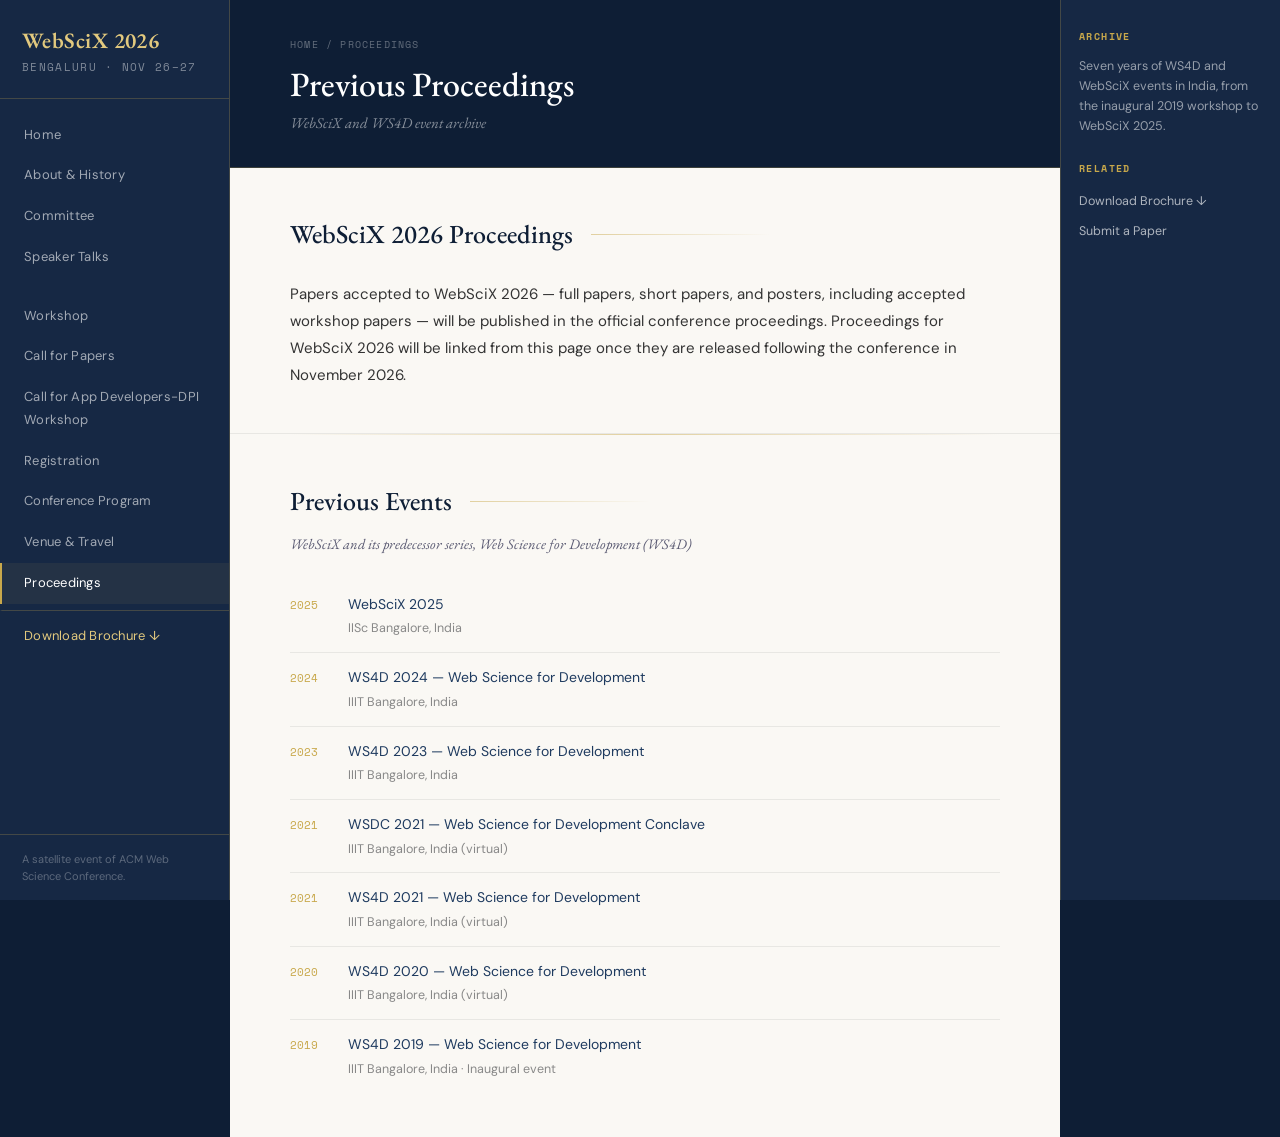
<file: pages/proceedings.html>
<!DOCTYPE html>
<html lang="en">
<head>
<meta charset="UTF-8">
<meta name="viewport" content="width=device-width, initial-scale=1.0">
<title>Proceedings — WebSciX 2026</title>
<link rel="stylesheet" href="../style.css">
</head>
<body>
<div class="page-shell">

<aside class="sidebar">
  <div class="sidebar-brand">
    <div class="conf-name">WebSciX 2026</div>
    <div class="conf-year">Bengaluru · Nov 26–27</div>
  </div>
  <nav>
    <a href="../index.html">Home</a>
    <a href="about.html">About &amp; History</a>
    <a href="Committee.html">Committee</a>
     <a href="Speakers Profile.html">Speaker Talks<a>
    <a href="workshop.html">Workshop</a>
    <a href="call-for-papers.html">Call for Papers</a>
    <a href="dpi-app-developers.html">Call for App Developers-DPI Workshop</a>
    <a href="registration.html">Registration</a>
       <a href="program.html">Conference Program</a>
    <a href="location.html">Venue &amp; Travel</a>
    <a href="proceedings.html" class="active">Proceedings</a>
    <a href="assets/WebSciX-2026-Brochure-updated.pdf" download class="nav-download">Download Brochure ↓</a>
  </nav>
  <div class="sidebar-footer">A satellite event of ACM Web Science Conference.</div>
</aside>

<div class="content-wrap">

  <div class="page-header">
    <div class="breadcrumb"><a href="../index.html">Home</a> / Proceedings</div>
    <h1>Previous Proceedings</h1>
    <p class="subtitle">WebSciX and WS4D event archive</p>
  </div>

  <section class="page-section">
    <div class="section-head">
      <h2>WebSciX 2026 Proceedings</h2>
    </div>
    <div class="prose">
      <p>Papers accepted to WebSciX 2026 — full papers, short papers, and posters, including accepted workshop papers — will be published in the official conference proceedings. Proceedings for WebSciX 2026 will be linked from this page once they are released following the conference in November 2026.</p>
    </div>
  </section>

  <hr class="gold-rule" style="margin: 0 60px;">

  <section class="page-section">
    <div class="section-head">
      <h2>Previous Events</h2>
      <p class="lead">WebSciX and its predecessor series, Web Science for Development (WS4D)</p>
    </div>

    <ul class="proceedings-list">
      <li>
        <span class="proc-year">2025</span>
        <div>
          <a href="https://wsl.iiitb.ac.in/webscix-2025/" target="_blank">WebSciX 2025</a>
          <div style="font-size:12.5px;color:#888;margin-top:2px;">IISc Bangalore, India</div>
        </div>
      </li>
      <li>
        <span class="proc-year">2024</span>
        <div>
          <a href="https://wsl.iiitb.ac.in/workshop-on-web-science-for-development-ws4d-2024/" target="_blank">WS4D 2024 — Web Science for Development</a>
          <div style="font-size:12.5px;color:#888;margin-top:2px;">IIIT Bangalore, India</div>
        </div>
      </li>
      <li>
        <span class="proc-year">2023</span>
        <div>
          <a href="https://wsl.iiitb.ac.in/workshop-on-web-science-for-development-ws4d-2023/" target="_blank">WS4D 2023 — Web Science for Development</a>
          <div style="font-size:12.5px;color:#888;margin-top:2px;">IIIT Bangalore, India</div>
        </div>
      </li>
      <li>
        <span class="proc-year">2021</span>
        <div>
          <a href="https://wsl.iiitb.ac.in/wsdc-2021/" target="_blank">WSDC 2021 — Web Science for Development Conclave</a>
          <div style="font-size:12.5px;color:#888;margin-top:2px;">IIIT Bangalore, India (virtual)</div>
        </div>
      </li>
      <li>
        <span class="proc-year">2021</span>
        <div>
          <a href="https://wsl.iiitb.ac.in/workshop-on-web-science-for-development-ws4d2021/" target="_blank">WS4D 2021 — Web Science for Development</a>
          <div style="font-size:12.5px;color:#888;margin-top:2px;">IIIT Bangalore, India (virtual)</div>
        </div>
      </li>
      <li>
        <span class="proc-year">2020</span>
        <div>
          <a href="https://wsl.iiitb.ac.in/workshop-on-web-science-for-development-ws4d-2020/" target="_blank">WS4D 2020 — Web Science for Development</a>
          <div style="font-size:12.5px;color:#888;margin-top:2px;">IIIT Bangalore, India (virtual)</div>
        </div>
      </li>
      <li>
        <span class="proc-year">2019</span>
        <div>
          <a href="https://wsl.iiitb.ac.in/126/" target="_blank">WS4D 2019 — Web Science for Development</a>
          <div style="font-size:12.5px;color:#888;margin-top:2px;">IIIT Bangalore, India · Inaugural event</div>
        </div>
      </li>
    </ul>
  </section>

</div>

<aside class="rightbar">
  <div>
    <h3>Archive</h3>
    <p>Seven years of WS4D and WebSciX events in India, from the inaugural 2019 workshop to WebSciX 2025.</p>
  </div>
  <div>
    <h3>Related</h3>
    <a href="assets/WebSciX-2026-Brochure-updated.pdf" download>Download Brochure ↓</a>
    <a href="call-for-papers.html">Submit a Paper</a>
  </div>
</aside>

</div>
</body>
</html>
</file>
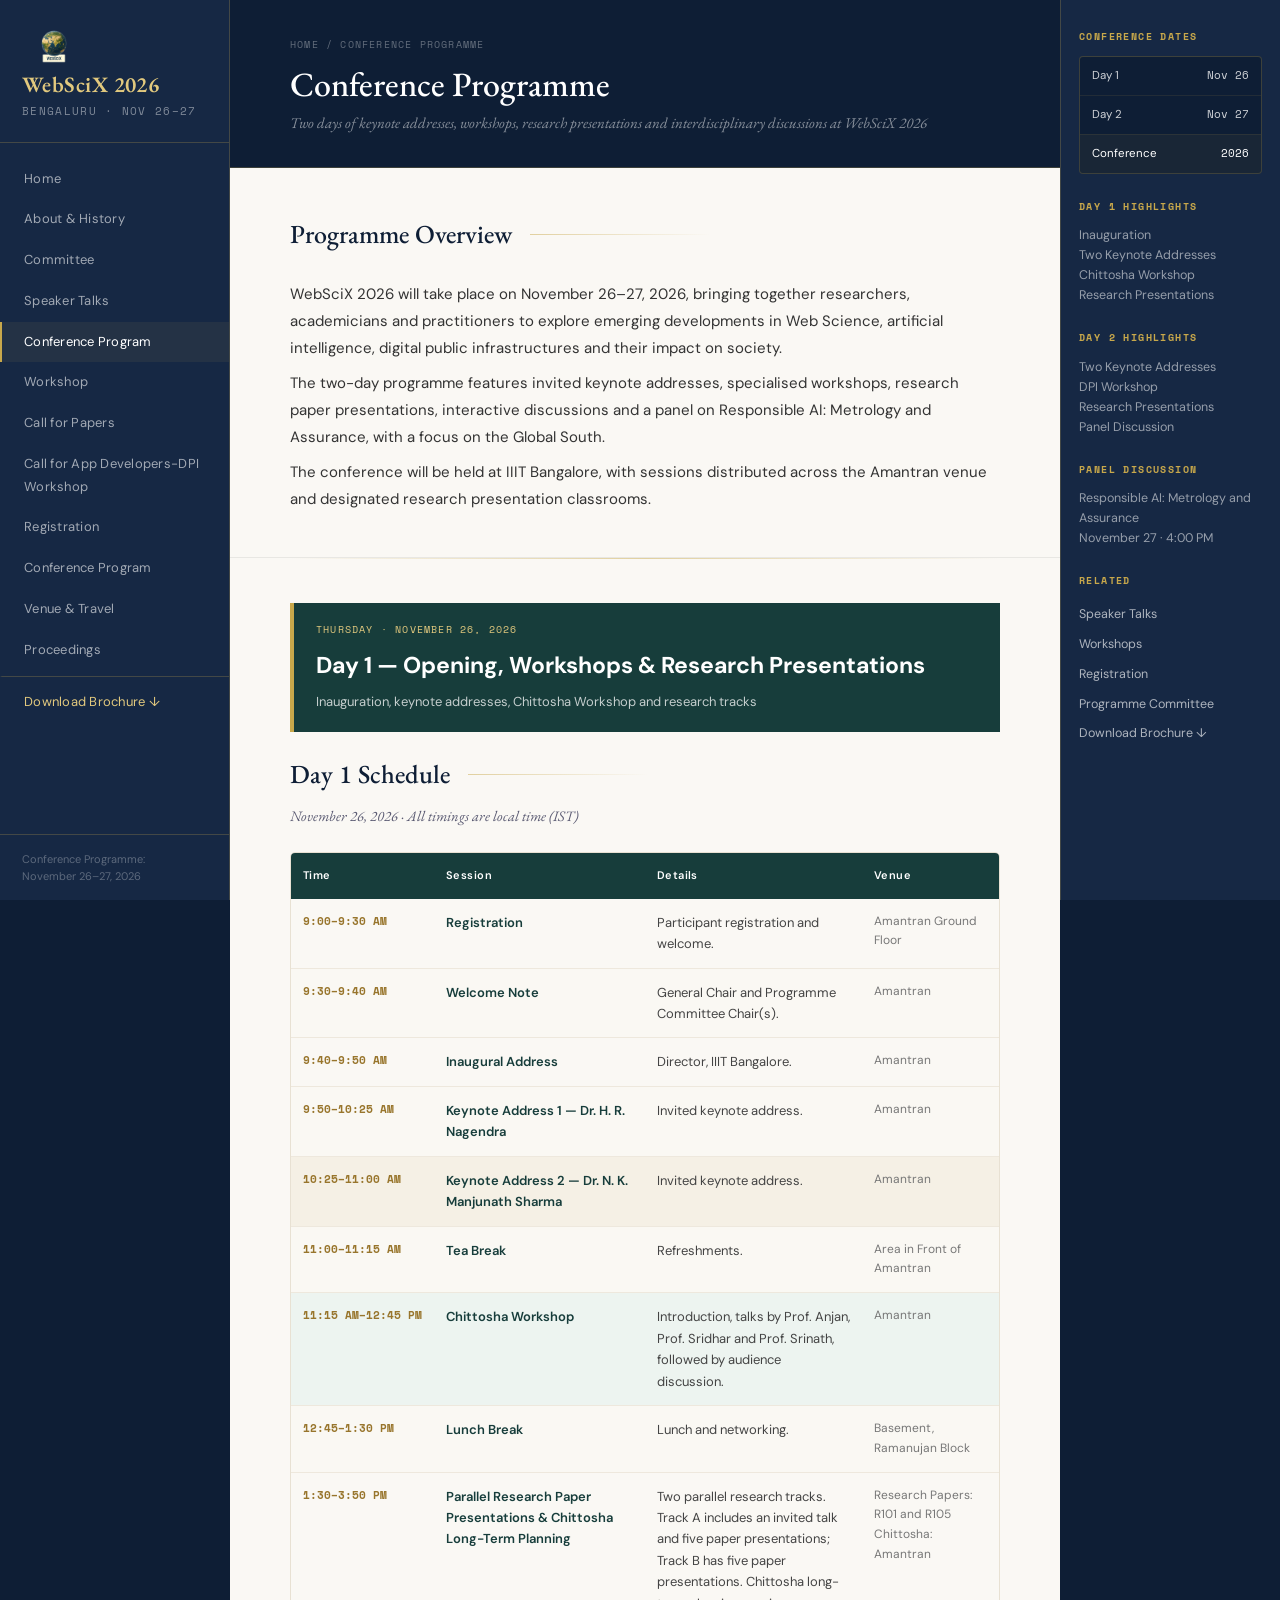
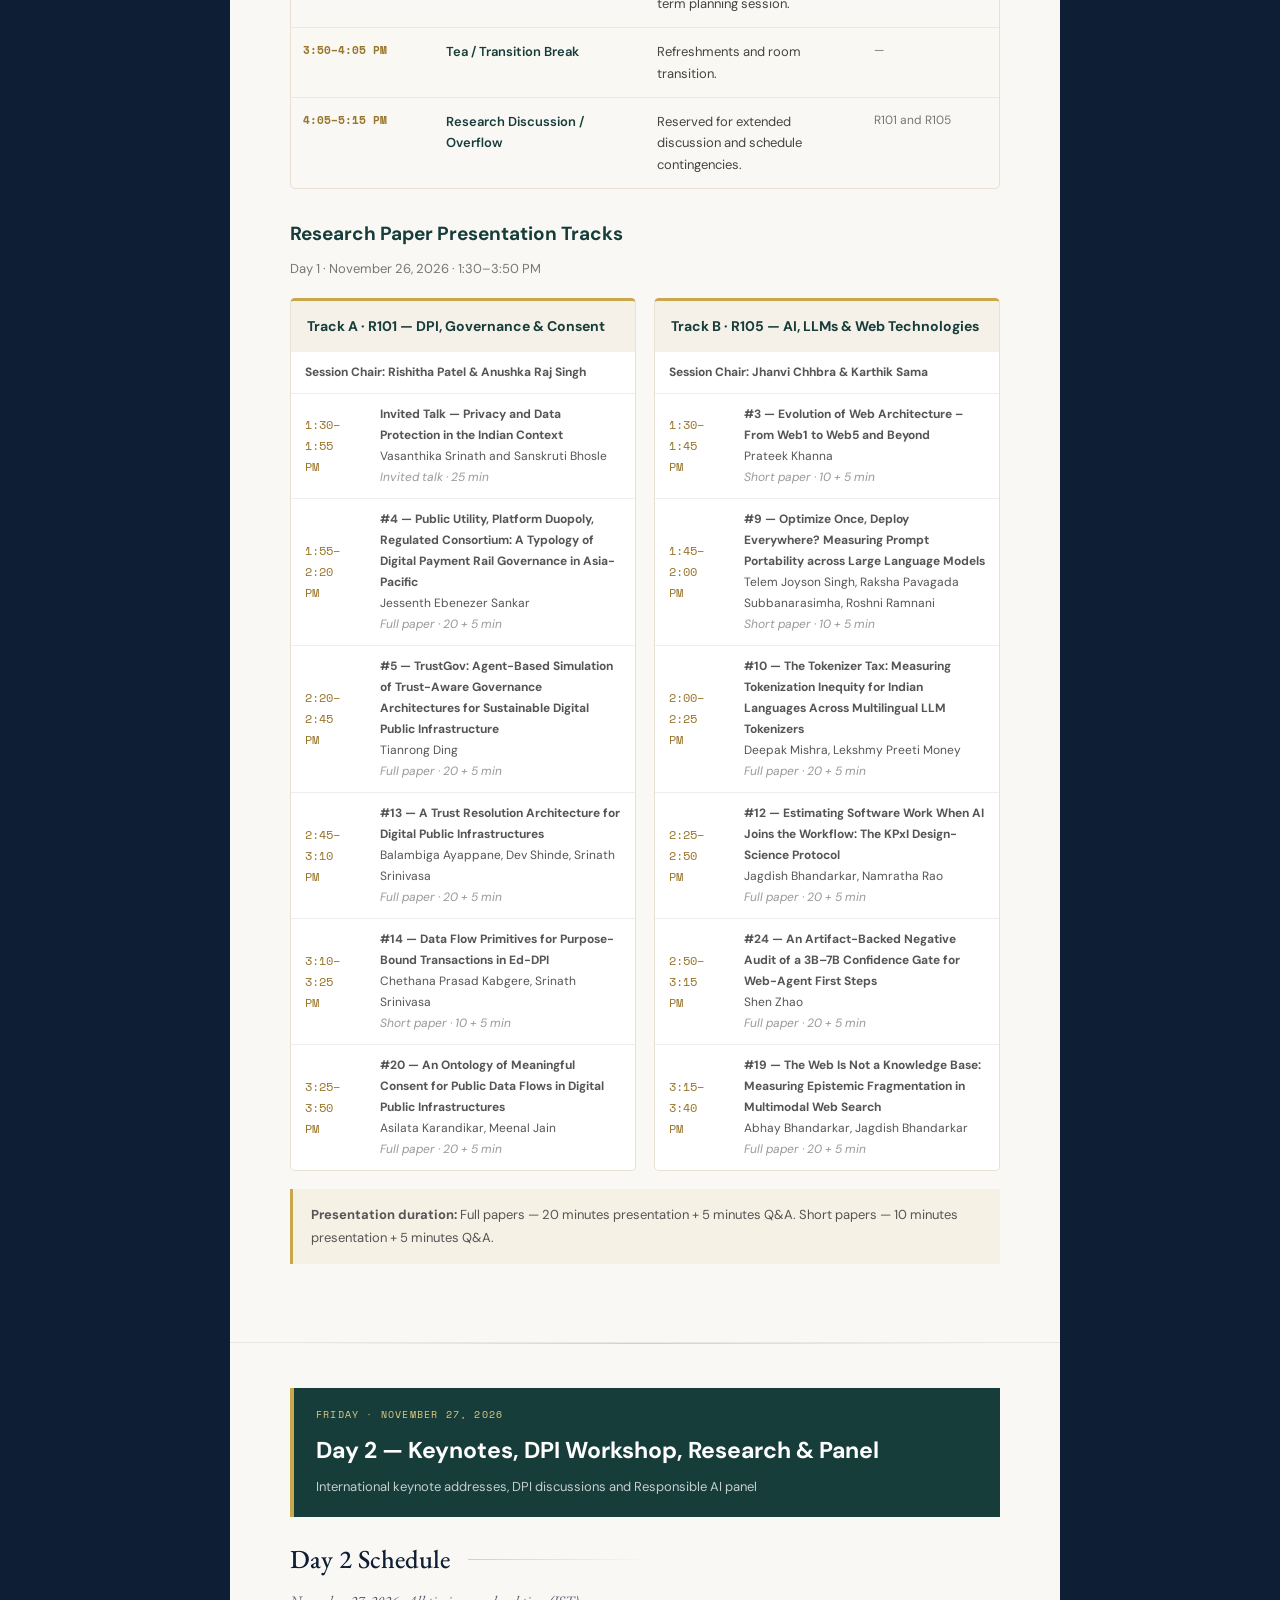
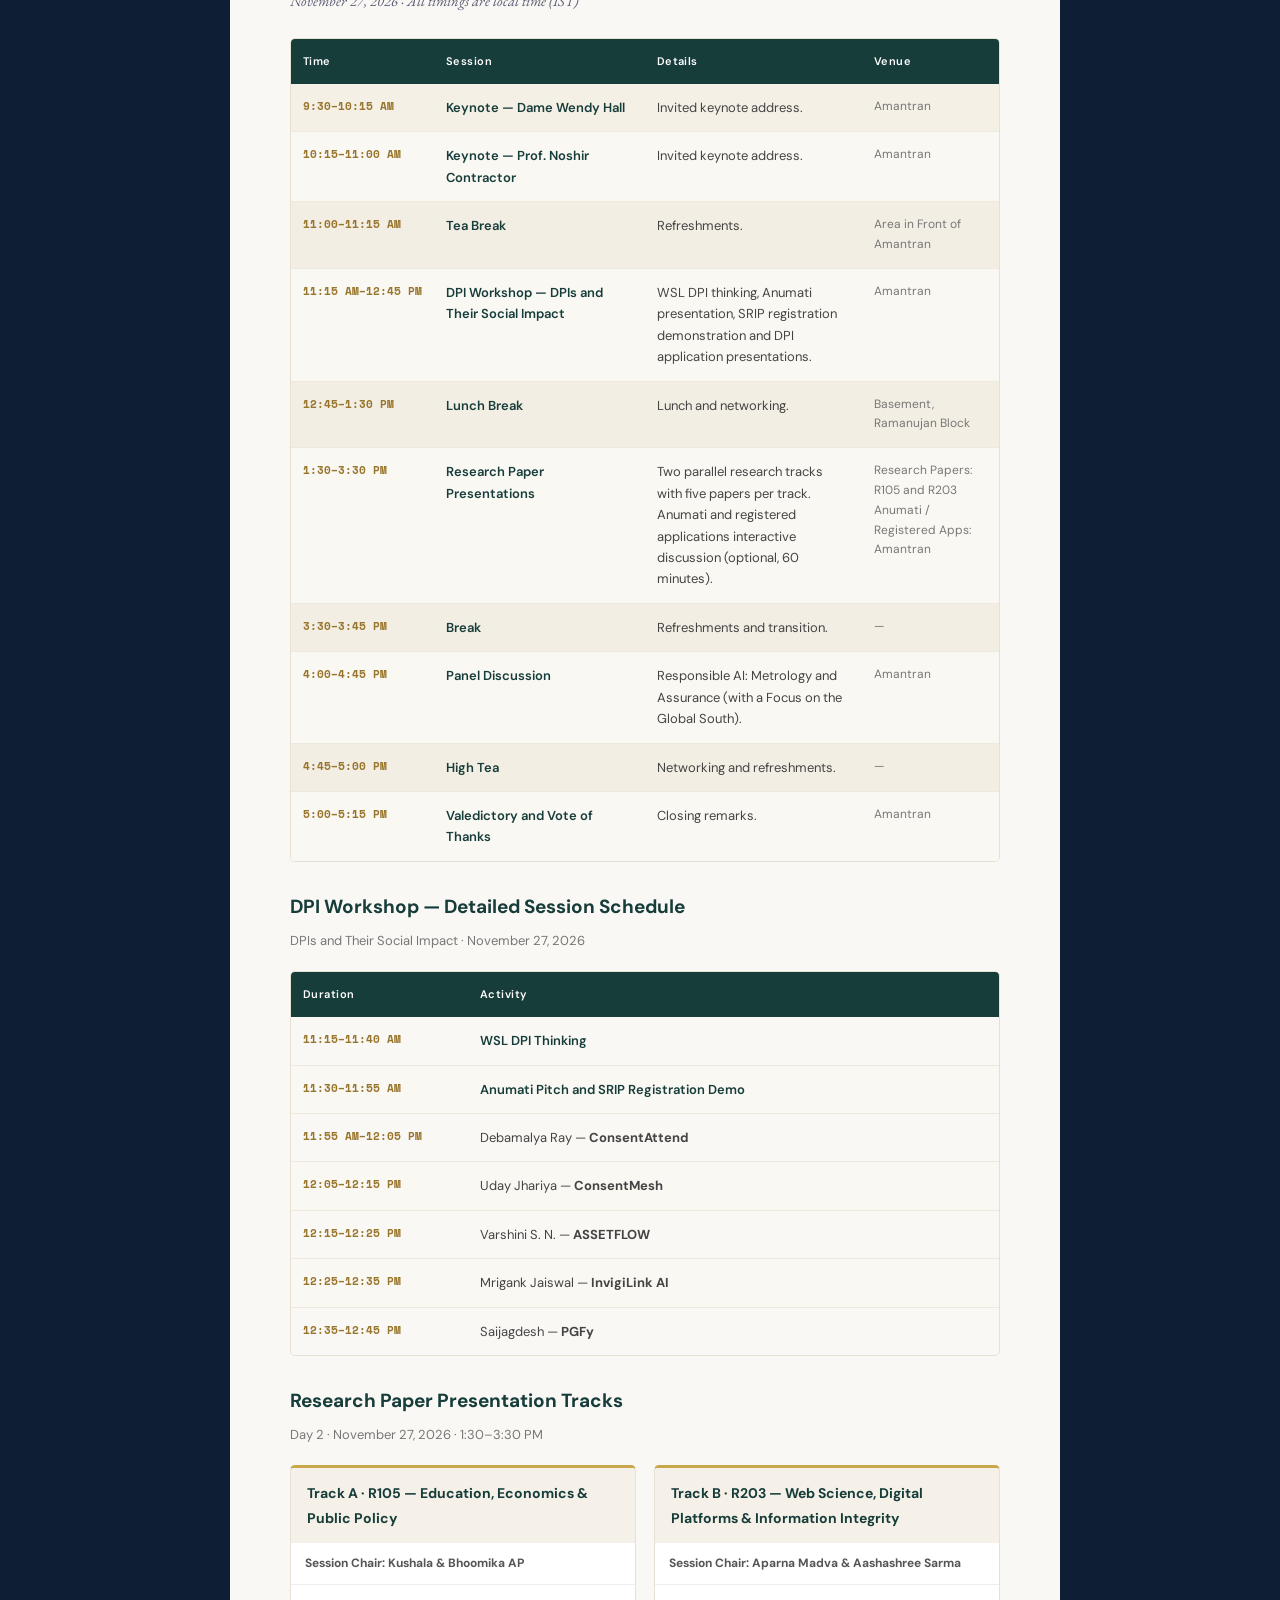
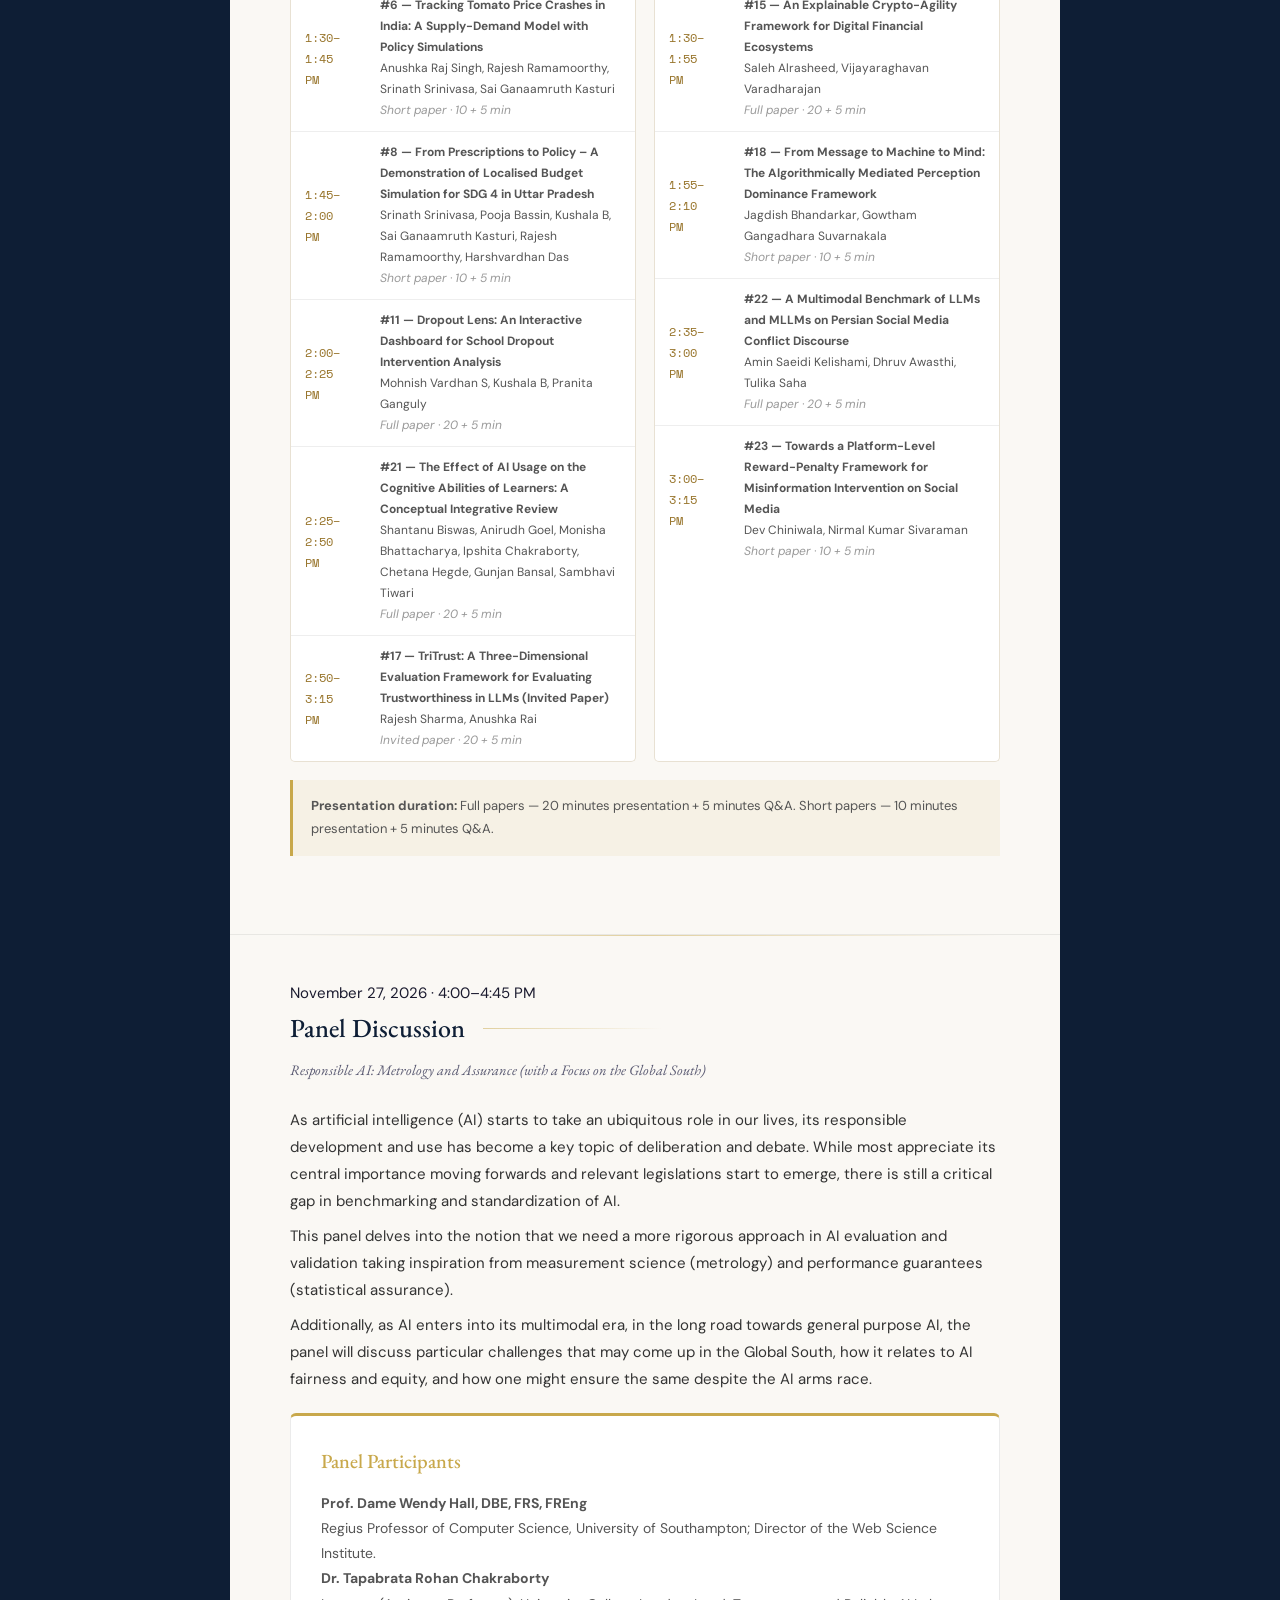
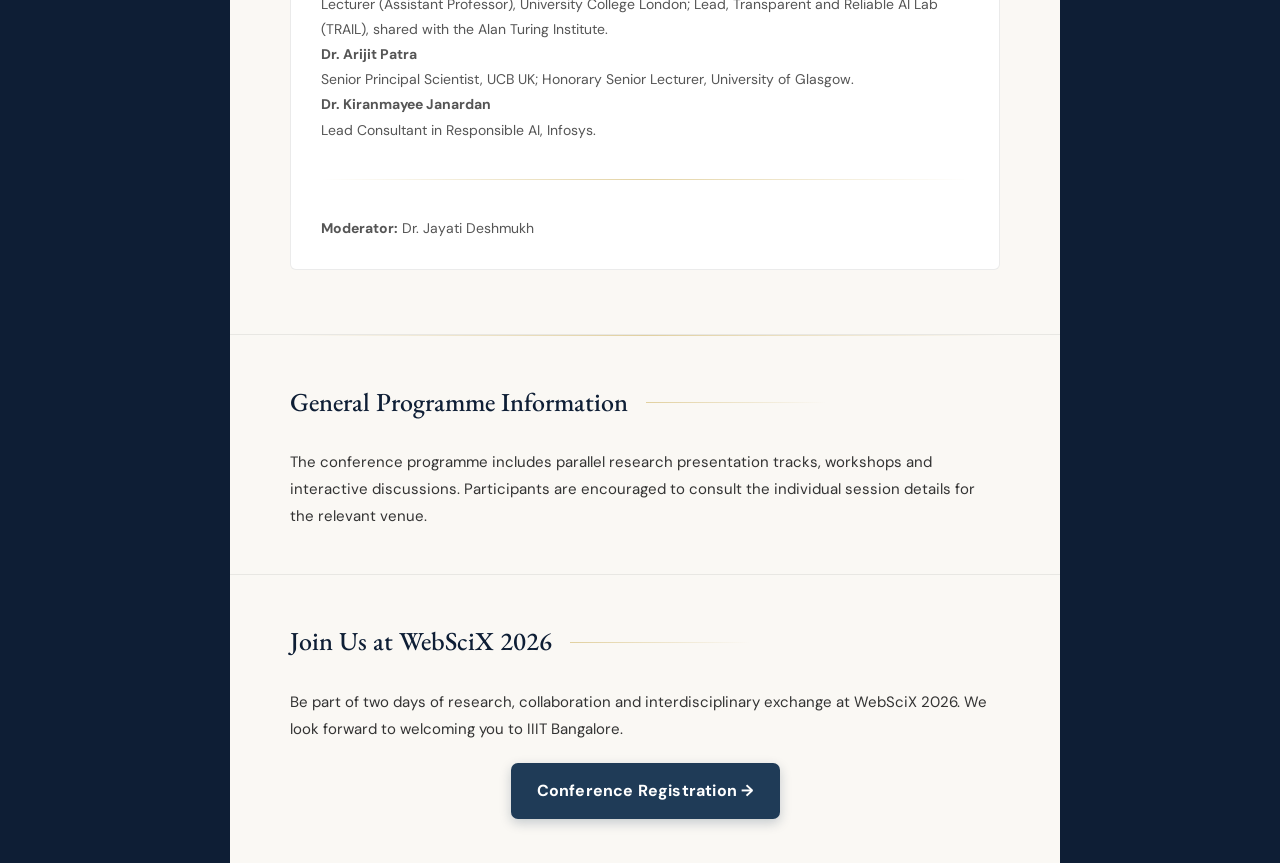
<file: pages/program.html>
<!DOCTYPE html>
<html lang="en">
<head>
<meta charset="UTF-8">
<meta name="viewport" content="width=device-width, initial-scale=1.0">
<title>Conference Programme — WebSciX 2026</title>
<link rel="stylesheet" href="../style.css">

<style>
/* Conference Programme Styling */

.program-day {
  margin-bottom: 34px;
}

.program-day-header {
  padding: 18px 22px;
  background: #173d3b;
  border-left: 4px solid var(--gold);
  color: #fff;
  margin-bottom: 20px;
}

.program-day-header .day-label {
  font-family: 'Space Mono', monospace;
  font-size: 10px;
  letter-spacing: 0.12em;
  text-transform: uppercase;
  color: var(--gold-light);
  margin-bottom: 6px;
}

.program-day-header h2 {
  color: #fff;
  font-size: 23px;
  margin: 0;
}

.program-day-header p {
  color: rgba(255,255,255,0.75);
  font-size: 13px;
  margin: 6px 0 0;
}

.program-table-wrap {
  width: 100%;
  overflow-x: auto;
  margin: 18px 0 25px;
  border: 1px solid #e8e1d3;
  border-radius: 5px;
}

.program-table {
  width: 100%;
  border-collapse: collapse;
  font-size: 13px;
  min-width: 650px;
}

.program-table th {
  background: #173d3b;
  color: #fff;
  padding: 13px 12px;
  text-align: left;
  font-size: 11px;
  letter-spacing: 0.04em;
  font-weight: 600;
}

.program-table td {
  padding: 13px 12px;
  border-bottom: 1px solid #eee8dd;
  vertical-align: top;
  line-height: 1.65;
  color: #444;
}

.program-table tr:last-child td {
  border-bottom: none;
}

.program-table tr:nth-child(even) {
  background: #faf8f3;
}

.program-table .time-cell {
  font-family: 'Space Mono', monospace;
  font-size: 11px;
  color: #98752c;
  white-space: nowrap;
  font-weight: 600;
}

.program-table .session-cell {
  color: #173d3b;
  font-weight: 600;
}

.program-table .venue-cell {
  font-size: 12px;
  color: #777;
}

.program-table .break-row {
  background: #f3eee3;
}

.program-table .keynote-row {
  background: #f5f0e5;
}

.program-table .workshop-row {
  background: #edf4f0;
}

.program-table .panel-row {
  background: #f1edf5;
}

.program-note {
  padding: 15px 18px;
  background: rgba(200,168,75,0.09);
  border-left: 3px solid var(--gold);
  color: #555;
  font-size: 13px;
  line-height: 1.75;
  margin: 18px 0;
}

.program-subsection {
  margin-top: 28px;
  margin-bottom: 18px;
}

.program-subsection h3 {
  font-size: 19px;
  color: #173d3b;
  margin-bottom: 7px;
}

.program-subsection .lead {
  font-size: 13px;
  color: #777;
}

.track-grid {
  display: grid;
  grid-template-columns: repeat(2, minmax(0, 1fr));
  gap: 18px;
  margin-top: 18px;
}

.track-card {
  border: 1px solid #e8e1d3;
  border-top: 3px solid var(--gold);
  border-radius: 5px;
  overflow: hidden;
  background: #fff;
}

.track-card h4 {
  background: #f5f1e8;
  color: #173d3b;
  padding: 13px 16px;
  margin: 0;
  font-size: 14px;
}

.track-card table {
  width: 100%;
  border-collapse: collapse;
  font-size: 12px;
}

.track-card td {
  padding: 10px 14px;
  border-bottom: 1px solid #eee;
  color: #555;
}

.track-card tr:last-child td {
  border-bottom: none;
}

.track-card td:first-child {
  color: #98752c;
  font-family: 'Space Mono', monospace;
  width: 75px;
}

.placeholder {
  color: #999;
  font-style: italic;
}

.dpi-table td:first-child {
  white-space: nowrap;
}

@media(max-width: 750px) {
  .track-grid {
    grid-template-columns: 1fr;
  }

  .program-day-header h2 {
    font-size: 19px;
  }
}
</style>
</head>

<body>
<div class="page-shell">

<!-- SIDEBAR -->
<aside class="sidebar">
  <div class="sidebar-brand">
    <img src="../assets/webscix-logo.png"
         alt="WebSciX"
         style="height:36px;margin-bottom:8px;display:block;filter:brightness(1.1);">

    <div class="conf-name">WebSciX 2026</div>
    <div class="conf-year">Bengaluru · Nov 26–27</div>
  </div>

  <nav>
    <a href="../index.html">Home</a>
    <a href="about.html">About &amp; History</a>
    <a href="Committee.html">Committee</a>
    <a href="Speakers Profile.html">Speaker Talks</a>
    <a href="program.html" class="active">Conference Program</a>
    <a href="workshop.html">Workshop</a>
    <a href="call-for-papers.html">Call for Papers</a>
    <a href="dpi-app-developers.html">Call for App Developers-DPI Workshop</a>
    <a href="registration.html">Registration</a>
    <a href="program.html">Conference Program</a>
    <a href="location.html">Venue &amp; Travel</a>
    <a href="proceedings.html">Proceedings</a>
    <a href="../assets/WebSciX-2026-Brochure.pdf"
       download class="nav-download">Download Brochure ↓</a>
  </nav>

  <div class="sidebar-footer">
    Conference Programme:<br>
    November 26–27, 2026
  </div>
</aside>

<!-- MAIN CONTENT -->
<div class="content-wrap">

  <!-- PAGE HEADER -->
  <div class="page-header" style="position:relative;">
    <div class="breadcrumb">
      <a href="../index.html">Home</a> / Conference Programme
    </div>

    <h1>Conference Programme</h1>

    <p class="subtitle">
      Two days of keynote addresses, workshops, research presentations
      and interdisciplinary discussions at WebSciX 2026
    </p>
  </div>

  <!-- OVERVIEW -->
  <section class="page-section">
    <div class="section-head">
      <h2>Programme Overview</h2>
    </div>

    <div class="prose">
      <p>
        WebSciX 2026 will take place on November 26–27, 2026,
        bringing together researchers, academicians and practitioners
        to explore emerging developments in Web Science,
        artificial intelligence, digital public infrastructures
        and their impact on society.
      </p>

      <p>
        The two-day programme features invited keynote addresses,
        specialised workshops, research paper presentations,
        interactive discussions and a panel on Responsible AI:
        Metrology and Assurance, with a focus on the Global South.
      </p>

      <p>
        The conference will be held at IIIT Bangalore,
        with sessions distributed across the Amantran venue
        and designated research presentation classrooms.
      </p>
    </div>
  </section>

  <hr class="gold-rule" style="margin: 0 60px;">

  <!-- DAY 1 -->
  <section class="page-section">
    <div class="program-day">

      <div class="program-day-header">
        <div class="day-label">Thursday · November 26, 2026</div>
        <h2>Day 1 — Opening, Workshops &amp; Research Presentations</h2>
        <p>Inauguration, keynote addresses, Chittosha Workshop and research tracks</p>
      </div>

      <div class="section-head">
        <h2>Day 1 Schedule</h2>
        <p class="lead">November 26, 2026 · All timings are local time (IST)</p>
      </div>

      <div class="program-table-wrap">
        <table class="program-table">
          <thead>
            <tr>
              <th style="width:17%;">Time</th>
              <th style="width:31%;">Session</th>
              <th style="width:32%;">Details</th>
              <th style="width:20%;">Venue</th>
            </tr>
          </thead>

          <tbody>
            <tr>
              <td class="time-cell">9:00–9:30 AM</td>
              <td class="session-cell">Registration</td>
              <td>Participant registration and welcome.</td>
              <td class="venue-cell">Amantran Ground Floor</td>
            </tr>

            <tr>
              <td class="time-cell">9:30–9:40 AM</td>
              <td class="session-cell">Welcome Note</td>
              <td>General Chair and Programme Committee Chair(s).</td>
              <td class="venue-cell">Amantran</td>
            </tr>

            <tr>
              <td class="time-cell">9:40–9:50 AM</td>
              <td class="session-cell">Inaugural Address</td>
              <td>Director, IIIT Bangalore.</td>
              <td class="venue-cell">Amantran</td>
            </tr>

            <tr class="keynote-row">
              <td class="time-cell">9:50–10:25 AM</td>
              <td class="session-cell">Keynote Address 1 — Dr. H. R. Nagendra</td>
              <td>Invited keynote address.</td>
              <td class="venue-cell">Amantran</td>
            </tr>

            <tr class="keynote-row">
              <td class="time-cell">10:25–11:00 AM</td>
              <td class="session-cell">Keynote Address 2 — Dr. N. K. Manjunath Sharma</td>
              <td>Invited keynote address.</td>
              <td class="venue-cell">Amantran</td>
            </tr>

            <tr class="break-row">
              <td class="time-cell">11:00–11:15 AM</td>
              <td class="session-cell">Tea Break</td>
              <td>Refreshments.</td>
              <td class="venue-cell">Area in Front of Amantran</td>
            </tr>

            <tr class="workshop-row">
              <td class="time-cell">11:15 AM–12:45 PM</td>
              <td class="session-cell">Chittosha Workshop</td>
              <td>
                Introduction, talks by Prof. Anjan, Prof. Sridhar
                and Prof. Srinath, followed by audience discussion.
              </td>
              <td class="venue-cell">Amantran</td>
            </tr>

            <tr class="break-row">
              <td class="time-cell">12:45–1:30 PM</td>
              <td class="session-cell">Lunch Break</td>
              <td>Lunch and networking.</td>
              <td class="venue-cell">Basement, Ramanujan Block</td>
            </tr>

            <tr>
              <td class="time-cell">1:30–3:50 PM</td>
              <td class="session-cell">
                Parallel Research Paper Presentations &amp; Chittosha Long-Term Planning
              </td>
              <td>
                Two parallel research tracks. Track A includes an invited talk and five paper presentations; Track B has five paper presentations.
                Chittosha long-term planning session.
              </td>
              <td class="venue-cell">
                Research Papers: R101 and R105<br>
                Chittosha: Amantran
              </td>
            </tr>

            <tr class="break-row">
              <td class="time-cell">3:50–4:05 PM</td>
              <td class="session-cell">Tea / Transition Break</td>
              <td>Refreshments and room transition.</td>
              <td class="venue-cell">—</td>
            </tr>

            <tr>
              <td class="time-cell">4:05–5:15 PM</td>
              <td class="session-cell">Research Discussion / Overflow</td>
              <td>Reserved for extended discussion and schedule contingencies.</td>
              <td class="venue-cell">R101 and R105</td>
            </tr>
          </tbody>
        </table>
      </div>

      <!-- DAY 1 TRACKS -->
      <div class="program-subsection">
        <h3>Research Paper Presentation Tracks</h3>
        <p class="lead">Day 1 · November 26, 2026 · 1:30–3:50 PM</p>
      </div>

      <div class="track-grid">

        <div class="track-card">
          <h4>Track A · R101 — DPI, Governance &amp; Consent</h4>
          <div style="padding:10px 14px;font-size:12px;color:#555;border-bottom:1px solid #eee;">
            <strong>Session Chair:</strong> <strong>Rishitha Patel &  Anushka Raj Singh</strong>
          </div>

          <table>
            <tr>
              <td>1:30–1:55 PM</td>
              <td>
                <strong>Invited Talk — Privacy and Data Protection in the Indian Context</strong><br>
                Vasanthika Srinath and Sanskruti Bhosle<br>
                <span class="placeholder">Invited talk · 25 min</span>
              </td>
            </tr>

            <tr>
              <td>1:55–2:20 PM</td>
              <td>
                <strong>#4 — Public Utility, Platform Duopoly, Regulated Consortium: A Typology of Digital Payment Rail Governance in Asia-Pacific</strong><br>
                Jessenth Ebenezer Sankar<br>
                <span class="placeholder">Full paper · 20 + 5 min</span>
              </td>
            </tr>

            <tr>
              <td>2:20–2:45 PM</td>
              <td>
                <strong>#5 — TrustGov: Agent-Based Simulation of Trust-Aware Governance Architectures for Sustainable Digital Public Infrastructure</strong><br>
                Tianrong Ding<br>
                <span class="placeholder">Full paper · 20 + 5 min</span>
              </td>
            </tr>

            <tr>
              <td>2:45–3:10 PM</td>
              <td>
                <strong>#13 — A Trust Resolution Architecture for Digital Public Infrastructures</strong><br>
                Balambiga Ayappane, Dev Shinde, Srinath Srinivasa<br>
                <span class="placeholder">Full paper · 20 + 5 min</span>
              </td>
            </tr>

            <tr>
              <td>3:10–3:25 PM</td>
              <td>
                <strong>#14 — Data Flow Primitives for Purpose-Bound Transactions in Ed-DPI</strong><br>
                Chethana Prasad Kabgere, Srinath Srinivasa<br>
                <span class="placeholder">Short paper · 10 + 5 min</span>
              </td>
            </tr>

            <tr>
              <td>3:25–3:50 PM</td>
              <td>
                <strong>#20 — An Ontology of Meaningful Consent for Public Data Flows in Digital Public Infrastructures</strong><br>
                Asilata Karandikar, Meenal Jain<br>
                <span class="placeholder">Full paper · 20 + 5 min</span>
              </td>
            </tr>
          </table>
        </div>

        <div class="track-card">
          <h4>Track B · R105 — AI, LLMs &amp; Web Technologies</h4>
          <div style="padding:10px 14px;font-size:12px;color:#555;border-bottom:1px solid #eee;">
            <strong>Session Chair:</strong> <strong>Jhanvi Chhbra & Karthik Sama</strong>
          </div>

          <table>
            <tr>
              <td>1:30–1:45 PM</td>
              <td>
                <strong>#3 — Evolution of Web Architecture – From Web1 to Web5 and Beyond</strong><br>
                Prateek Khanna<br>
                <span class="placeholder">Short paper · 10 + 5 min</span>
              </td>
            </tr>

            <tr>
              <td>1:45–2:00 PM</td>
              <td>
                <strong>#9 — Optimize Once, Deploy Everywhere? Measuring Prompt Portability across Large Language Models</strong><br>
                Telem Joyson Singh, Raksha Pavagada Subbanarasimha, Roshni Ramnani<br>
                <span class="placeholder">Short paper · 10 + 5 min</span>
              </td>
            </tr>

            <tr>
              <td>2:00–2:25 PM</td>
              <td>
                <strong>#10 — The Tokenizer Tax: Measuring Tokenization Inequity for Indian Languages Across Multilingual LLM Tokenizers</strong><br>
                Deepak Mishra, Lekshmy Preeti Money<br>
                <span class="placeholder">Full paper · 20 + 5 min</span>
              </td>
            </tr>

            <tr>
              <td>2:25–2:50 PM</td>
              <td>
                <strong>#12 — Estimating Software Work When AI Joins the Workflow: The KPxI Design-Science Protocol</strong><br>
                Jagdish Bhandarkar, Namratha Rao<br>
                <span class="placeholder">Full paper · 20 + 5 min</span>
              </td>
            </tr>

            <tr>
              <td>2:50–3:15 PM</td>
              <td>
                <strong>#24 — An Artifact-Backed Negative Audit of a 3B–7B Confidence Gate for Web-Agent First Steps</strong><br>
                Shen Zhao<br>
                <span class="placeholder">Full paper · 20 + 5 min</span>
              </td>
            </tr>
            <tr>
              <td>3:15–3:40 PM</td>
              <td>
                <strong>#19 — The Web Is Not a Knowledge Base: Measuring Epistemic Fragmentation in Multimodal Web Search</strong><br>
                Abhay Bhandarkar, Jagdish Bhandarkar<br>
                <span class="placeholder">Full paper · 20 + 5 min</span>
              </td>
            </tr>
          </table>
        </div>

      </div>

      <div class="program-note">
        <strong>Presentation duration:</strong>
        Full papers — 20 minutes presentation + 5 minutes Q&amp;A.
        Short papers — 10 minutes presentation + 5 minutes Q&amp;A.
      </div>

    </div>
  </section>

  <hr class="gold-rule" style="margin: 0 60px;">

  <!-- DAY 2 -->
  <section class="page-section">
    <div class="program-day">

      <div class="program-day-header">
        <div class="day-label">Friday · November 27, 2026</div>
        <h2>Day 2 — Keynotes, DPI Workshop, Research &amp; Panel</h2>
        <p>International keynote addresses, DPI discussions and Responsible AI panel</p>
      </div>

      <div class="section-head">
        <h2>Day 2 Schedule</h2>
        <p class="lead">November 27, 2026 · All timings are local time (IST)</p>
      </div>

      <div class="program-table-wrap">
        <table class="program-table">
          <thead>
            <tr>
              <th style="width:17%;">Time</th>
              <th style="width:31%;">Session</th>
              <th style="width:32%;">Details</th>
              <th style="width:20%;">Venue</th>
            </tr>
          </thead>

          <tbody>
            <tr class="keynote-row">
              <td class="time-cell">9:30–10:15 AM</td>
              <td class="session-cell">Keynote — Dame Wendy Hall</td>
              <td>Invited keynote address.</td>
              <td class="venue-cell">Amantran</td>
            </tr>

            <tr class="keynote-row">
              <td class="time-cell">10:15–11:00 AM</td>
              <td class="session-cell">Keynote — Prof. Noshir Contractor</td>
              <td>Invited keynote address.</td>
              <td class="venue-cell">Amantran</td>
            </tr>

            <tr class="break-row">
              <td class="time-cell">11:00–11:15 AM</td>
              <td class="session-cell">Tea Break</td>
              <td>Refreshments.</td>
              <td class="venue-cell">Area in Front of Amantran</td>
            </tr>

            <tr class="workshop-row">
              <td class="time-cell">11:15 AM–12:45 PM</td>
              <td class="session-cell">DPI Workshop — DPIs and Their Social Impact</td>
              <td>
                WSL DPI thinking, Anumati presentation,
                SRIP registration demonstration and
                DPI application presentations.
              </td>
              <td class="venue-cell">Amantran</td>
            </tr>

            <tr class="break-row">
              <td class="time-cell">12:45–1:30 PM</td>
              <td class="session-cell">Lunch Break</td>
              <td>Lunch and networking.</td>
              <td class="venue-cell">Basement, Ramanujan Block</td>
            </tr>

            <tr>
              <td class="time-cell">1:30–3:30 PM</td>
              <td class="session-cell">Research Paper Presentations</td>
              <td>
                Two parallel research tracks with five papers per track.
                Anumati and registered applications interactive discussion
                (optional, 60 minutes).
              </td>
              <td class="venue-cell">
                Research Papers: R105 and R203<br>
                Anumati / Registered Apps: Amantran
              </td>
            </tr>

            <tr class="break-row">
              <td class="time-cell">3:30–3:45 PM</td>
              <td class="session-cell">Break</td>
              <td>Refreshments and transition.</td>
              <td class="venue-cell">—</td>
            </tr>

            <tr class="panel-row">
              <td class="time-cell">4:00–4:45 PM</td>
              <td class="session-cell">Panel Discussion</td>
              <td>
                Responsible AI: Metrology and Assurance
                (with a Focus on the Global South).
              </td>
              <td class="venue-cell">Amantran</td>
            </tr>

            <tr class="break-row">
              <td class="time-cell">4:45–5:00 PM</td>
              <td class="session-cell">High Tea</td>
              <td>Networking and refreshments.</td>
              <td class="venue-cell">—</td>
            </tr>

            <tr>
              <td class="time-cell">5:00–5:15 PM</td>
              <td class="session-cell">Valedictory and Vote of Thanks</td>
              <td>Closing remarks.</td>
              <td class="venue-cell">Amantran</td>
            </tr>
          </tbody>
        </table>
      </div>

      <!-- DPI WORKSHOP DETAILS -->
      <div class="program-subsection">
        <h3>DPI Workshop — Detailed Session Schedule</h3>
        <p class="lead">
          DPIs and Their Social Impact · November 27, 2026
        </p>
      </div>

      <div class="program-table-wrap">
        <table class="program-table dpi-table">
          <thead>
            <tr>
              <th style="width:25%;">Duration</th>
              <th style="width:75%;">Activity</th>
            </tr>
          </thead>

          <tbody>
            <tr>
              <td class="time-cell">11:15–11:40 AM</td>
              <td class="session-cell">WSL DPI Thinking</td>
            </tr>

            <tr>
              <td class="time-cell">11:30–11:55 AM</td>
              <td class="session-cell">Anumati Pitch and SRIP Registration Demo</td>
            </tr>

            <tr>
              <td class="time-cell">11:55 AM–12:05 PM</td>
              <td>Debamalya Ray — <strong>ConsentAttend</strong></td>
            </tr>

            <tr>
              <td class="time-cell">12:05–12:15 PM</td>
              <td>Uday Jhariya — <strong>ConsentMesh</strong></td>
            </tr>

            <tr>
              <td class="time-cell">12:15–12:25 PM</td>
              <td>Varshini S. N. — <strong>ASSETFLOW</strong></td>
            </tr>

            <tr>
              <td class="time-cell">12:25–12:35 PM</td>
              <td>Mrigank Jaiswal — <strong>InvigiLink AI</strong></td>
            </tr>

            <tr>
              <td class="time-cell">12:35–12:45 PM</td>
              <td>Saijagdesh — <strong>PGFy</strong></td>
            </tr>
          </tbody>
        </table>
      </div>

      <!-- DAY 2 RESEARCH TRACKS -->
      <div class="program-subsection">
        <h3>Research Paper Presentation Tracks</h3>
        <p class="lead">Day 2 · November 27, 2026 · 1:30–3:30 PM</p>
      </div>

      <div class="track-grid">

        <div class="track-card">
          <h4>Track A · R105 — Education, Economics &amp; Public Policy</h4>
          <div style="padding:10px 14px;font-size:12px;color:#555;border-bottom:1px solid #eee;">
            <strong>Session Chair:</strong> <strong>Kushala & Bhoomika AP</strong>
          </div>

          <table>
            <tr>
              <td>1:30–1:45 PM</td>
              <td>
                <strong>#6 — Tracking Tomato Price Crashes in India: A Supply-Demand Model with Policy Simulations</strong><br>
                Anushka Raj Singh, Rajesh Ramamoorthy, Srinath Srinivasa, Sai Ganaamruth Kasturi<br>
                <span class="placeholder">Short paper · 10 + 5 min</span>
              </td>
            </tr>

            <tr>
              <td>1:45–2:00 PM</td>
              <td>
                <strong>#8 — From Prescriptions to Policy – A Demonstration of Localised Budget Simulation for SDG 4 in Uttar Pradesh</strong><br>
                Srinath Srinivasa, Pooja Bassin, Kushala B, Sai Ganaamruth Kasturi, Rajesh Ramamoorthy, Harshvardhan Das<br>
                <span class="placeholder">Short paper · 10 + 5 min</span>
              </td>
            </tr>

            <tr>
              <td>2:00–2:25 PM</td>
              <td>
                <strong>#11 — Dropout Lens: An Interactive Dashboard for School Dropout Intervention Analysis</strong><br>
                Mohnish Vardhan S, Kushala B, Pranita Ganguly<br>
                <span class="placeholder">Full paper · 20 + 5 min</span>
              </td>
            </tr>

            <tr>
              <td>2:25–2:50 PM</td>
              <td>
                <strong>#21 — The Effect of AI Usage on the Cognitive Abilities of Learners: A Conceptual Integrative Review</strong><br>
                Shantanu Biswas, Anirudh Goel, Monisha Bhattacharya, Ipshita Chakraborty, Chetana Hegde, Gunjan Bansal, Sambhavi Tiwari<br>
                <span class="placeholder">Full paper · 20 + 5 min</span>
              </td>
            </tr>

            <tr>
              <td>2:50–3:15 PM</td>
              <td>
                <strong>#17 — TriTrust: A Three-Dimensional Evaluation Framework for Evaluating Trustworthiness in LLMs (Invited Paper)</strong><br>
                Rajesh Sharma, Anushka Rai<br>
                <span class="placeholder">Invited paper · 20 + 5 min</span>
              </td>
            </tr>
          </table>
        </div>

        <div class="track-card">
          <h4>Track B · R203 — Web Science, Digital Platforms &amp; Information Integrity</h4>
          <div style="padding:10px 14px;font-size:12px;color:#555;border-bottom:1px solid #eee;">
            <strong>Session Chair:</strong> <strong>Aparna Madva & Aashashree Sarma</strong>
          </div>

          <table>
            <tr>
              <td>1:30–1:55 PM</td>
              <td>
                <strong>#15 — An Explainable Crypto-Agility Framework for Digital Financial Ecosystems</strong><br>
                Saleh Alrasheed, Vijayaraghavan Varadharajan<br>
                <span class="placeholder">Full paper · 20 + 5 min</span>
              </td>
            </tr>

            <tr>
              <td>1:55–2:10 PM</td>
              <td>
                <strong>#18 — From Message to Machine to Mind: The Algorithmically Mediated Perception Dominance Framework</strong><br>
                Jagdish Bhandarkar, Gowtham Gangadhara Suvarnakala<br>
                <span class="placeholder">Short paper · 10 + 5 min</span>
              </td>
            </tr>

            <!-- <tr>
              <td>2:10–2:35 PM</td>
              <td>
                <strong>#19 — The Web Is Not a Knowledge Base: Measuring Epistemic Fragmentation in Multimodal Web Search</strong><br>
                Abhay Bhandarkar, Jagdish Bhandarkar<br>
                <span class="placeholder">Full paper · 20 + 5 min</span>
              </td>
            </tr> -->

            <tr>
              <td>2:35–3:00 PM</td>
              <td>
                <strong>#22 — A Multimodal Benchmark of LLMs and MLLMs on Persian Social Media Conflict Discourse</strong><br>
                Amin Saeidi Kelishami, Dhruv Awasthi, Tulika Saha<br>
                <span class="placeholder">Full paper · 20 + 5 min</span>
              </td>
            </tr>

            <tr>
              <td>3:00–3:15 PM</td>
              <td>
                <strong>#23 — Towards a Platform-Level Reward-Penalty Framework for Misinformation Intervention on Social Media</strong><br>
                Dev Chiniwala, Nirmal Kumar Sivaraman<br>
                <span class="placeholder">Short paper · 10 + 5 min</span>
              </td>
            </tr>
          </table>
        </div>

      </div>

      <div class="program-note">
        <strong>Presentation duration:</strong>
        Full papers — 20 minutes presentation + 5 minutes Q&amp;A.
        Short papers — 10 minutes presentation + 5 minutes Q&amp;A.
      </div>

    </div>
  </section>

  <hr class="gold-rule" style="margin: 0 60px;">

  <!-- PANEL DISCUSSION -->
  <section class="page-section">
    <div class="section-head">
      <div class="speaker-tag">November 27, 2026 · 4:00–4:45 PM</div>
      <h2>Panel Discussion</h2>
      <p class="lead">
        Responsible AI: Metrology and Assurance
        (with a Focus on the Global South)
      </p>
    </div>

    <div class="prose">
      <p>
        As artificial intelligence (AI) starts to take an ubiquitous
        role in our lives, its responsible development and use has
        become a key topic of deliberation and debate. While most
        appreciate its central importance moving forwards and
        relevant legislations start to emerge, there is still a
        critical gap in benchmarking and standardization of AI.
      </p>

      <p>
        This panel delves into the notion that we need a more
        rigorous approach in AI evaluation and validation taking
        inspiration from measurement science (metrology) and
        performance guarantees (statistical assurance).
      </p>

      <p>
        Additionally, as AI enters into its multimodal era, in the
        long road towards general purpose AI, the panel will discuss
        particular challenges that may come up in the Global South,
        how it relates to AI fairness and equity, and how one might
        ensure the same despite the AI arms race.
      </p>
    </div>

    <div class="workshop-card" style="margin-top:20px;">
      <h3 style="margin-bottom:12px;">Panel Participants</h3>

      <p style="font-size:14px;line-height:1.8;color:#555;">
        <strong>Prof. Dame Wendy Hall, DBE, FRS, FREng</strong><br>
        Regius Professor of Computer Science, University of Southampton;
        Director of the Web Science Institute.
      </p>

      <p style="font-size:14px;line-height:1.8;color:#555;">
        <strong>Dr. Tapabrata Rohan Chakraborty</strong><br>
        Lecturer (Assistant Professor), University College London;
        Lead, Transparent and Reliable AI Lab (TRAIL),
        shared with the Alan Turing Institute.
      </p>

      <p style="font-size:14px;line-height:1.8;color:#555;">
        <strong>Dr. Arijit Patra</strong><br>
        Senior Principal Scientist, UCB UK;
        Honorary Senior Lecturer, University of Glasgow.
      </p>

      <p style="font-size:14px;line-height:1.8;color:#555;">
        <strong>Dr. Kiranmayee Janardan</strong><br>
        Lead Consultant in Responsible AI, Infosys.
      </p>

      <hr class="gold-rule">

      <p style="font-size:14px;line-height:1.8;color:#555;margin-bottom:0;">
        <strong>Moderator:</strong> Dr. Jayati Deshmukh
      </p>
    </div>
  </section>

  <hr class="gold-rule" style="margin: 0 60px;">

  <!-- GENERAL INFORMATION -->
  <section class="page-section">
    <div class="section-head">
      <h2>General Programme Information</h2>
    </div>

    <div class="prose">
      <p>
        The conference programme includes parallel research
        presentation tracks, workshops and interactive discussions.
        Participants are encouraged to consult the individual
        session details for the relevant venue.
      </p>
    </div>
  </section>

  <!-- REGISTRATION -->
  <section class="page-section">
    <div class="section-head">
      <h2>Join Us at WebSciX 2026</h2>
    </div>

    <div class="prose">
      <p>
        Be part of two days of research, collaboration and
        interdisciplinary exchange at WebSciX 2026.
        We look forward to welcoming you to IIIT Bangalore.
      </p>
    </div>

    <div class="workshop-action" style="margin-top:20px;">
      <a href="registration.html" class="primary-button">
        Conference Registration →
      </a>
    </div>
  </section>

</div>

<!-- RIGHT SIDEBAR -->
<aside class="rightbar">
  <div>
    <h3>Conference Dates</h3>

    <div class="dates-card">
      <table class="dates-table">
        <tr>
          <td class="milestone">Day 1</td>
          <td class="date-val">Nov 26</td>
        </tr>
        <tr>
          <td class="milestone">Day 2</td>
          <td class="date-val">Nov 27</td>
        </tr>
        <tr class="highlight-row">
          <td class="milestone">Conference</td>
          <td class="date-val">2026</td>
        </tr>
      </table>
    </div>
  </div>

  <div>
    <h3>Day 1 Highlights</h3>
    <p>
      Inauguration<br>
      Two Keynote Addresses<br>
      Chittosha Workshop<br>
      Research Presentations
    </p>
  </div>

  <div>
    <h3>Day 2 Highlights</h3>
    <p>
      Two Keynote Addresses<br>
      DPI Workshop<br>
      Research Presentations<br>
      Panel Discussion
    </p>
  </div>

  <div>
    <h3>Panel Discussion</h3>
    <p>
      Responsible AI: Metrology and Assurance<br>
      November 27 · 4:00 PM
    </p>
  </div>

  <div>
    <h3>Related</h3>
    <a href="Speakers Profile.html">Speaker Talks</a>
    <a href="workshop.html">Workshops</a>
    <a href="registration.html">Registration</a>
    <a href="Committee.html">Programme Committee</a>
    <a href="../assets/WebSciX-2026-Brochure.pdf" download>
      Download Brochure ↓
    </a>
  </div>
</aside>

</div>
</body>
</html>
</file>
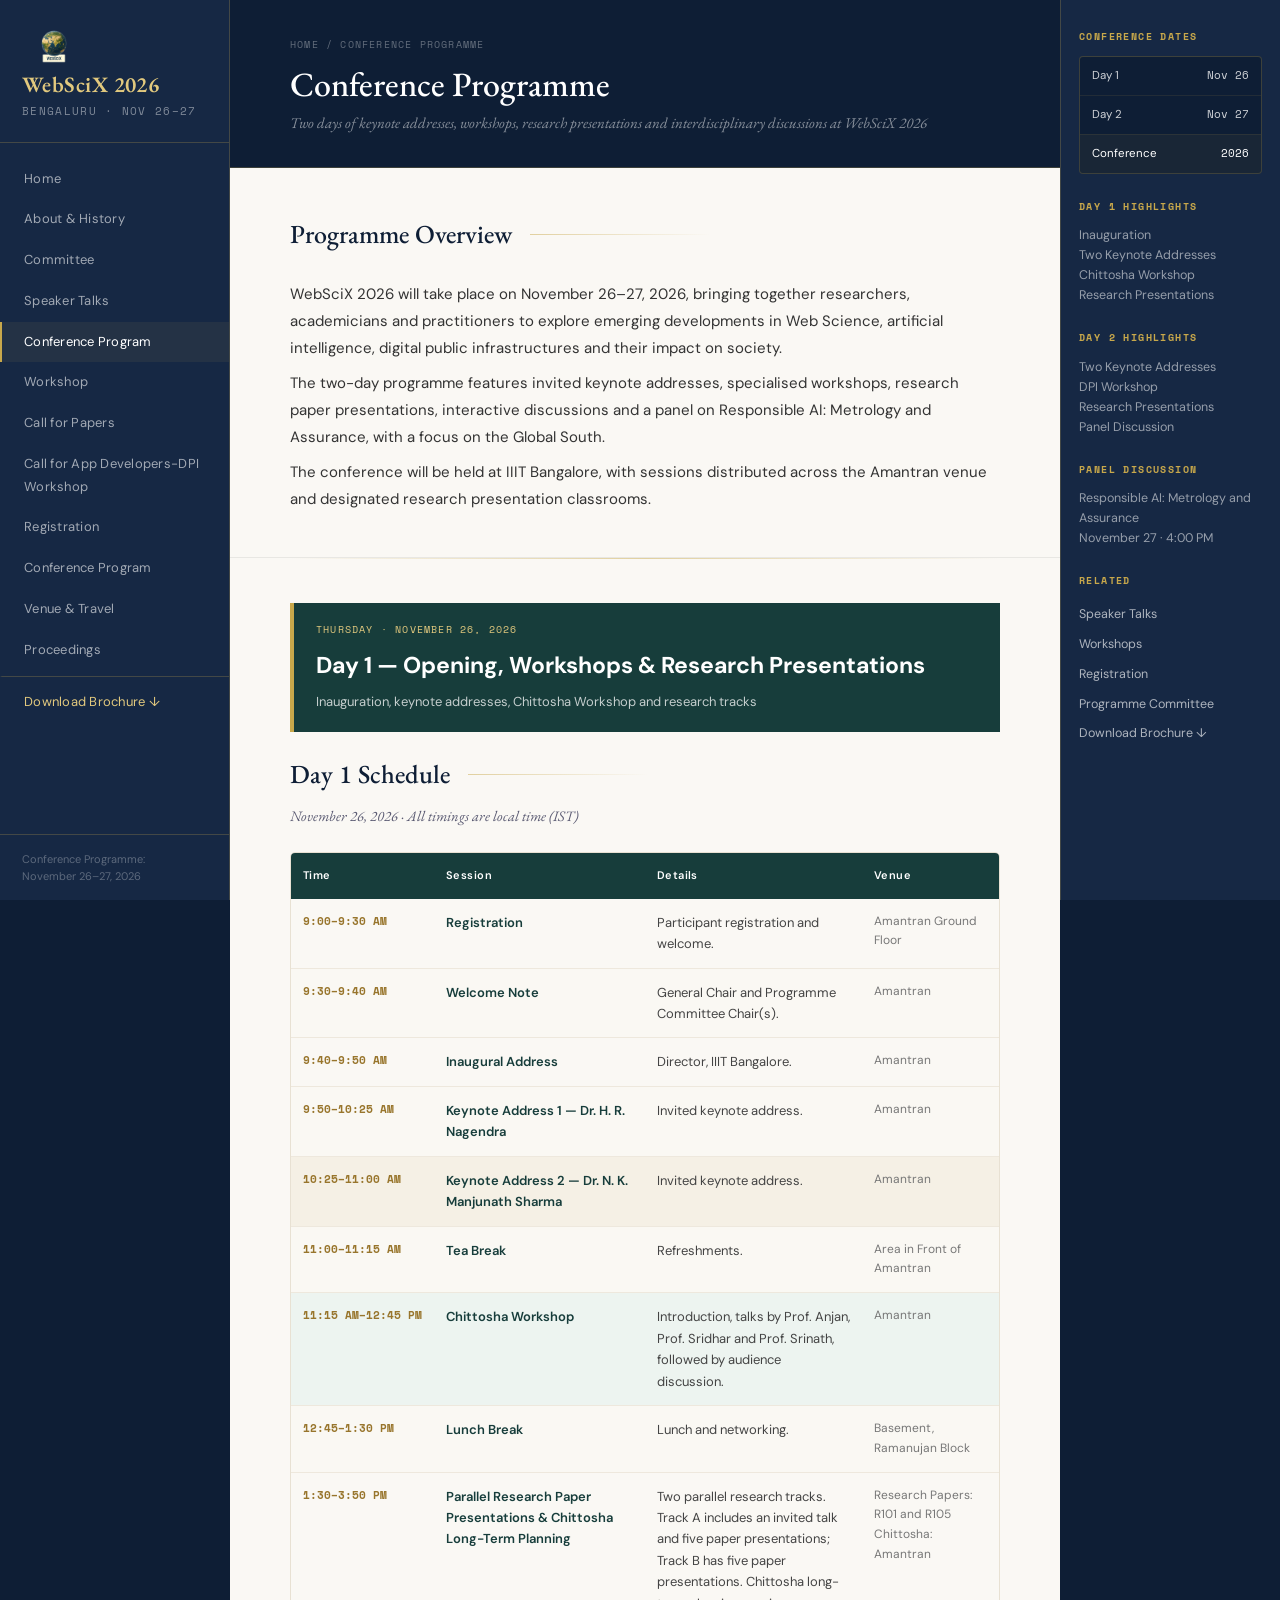
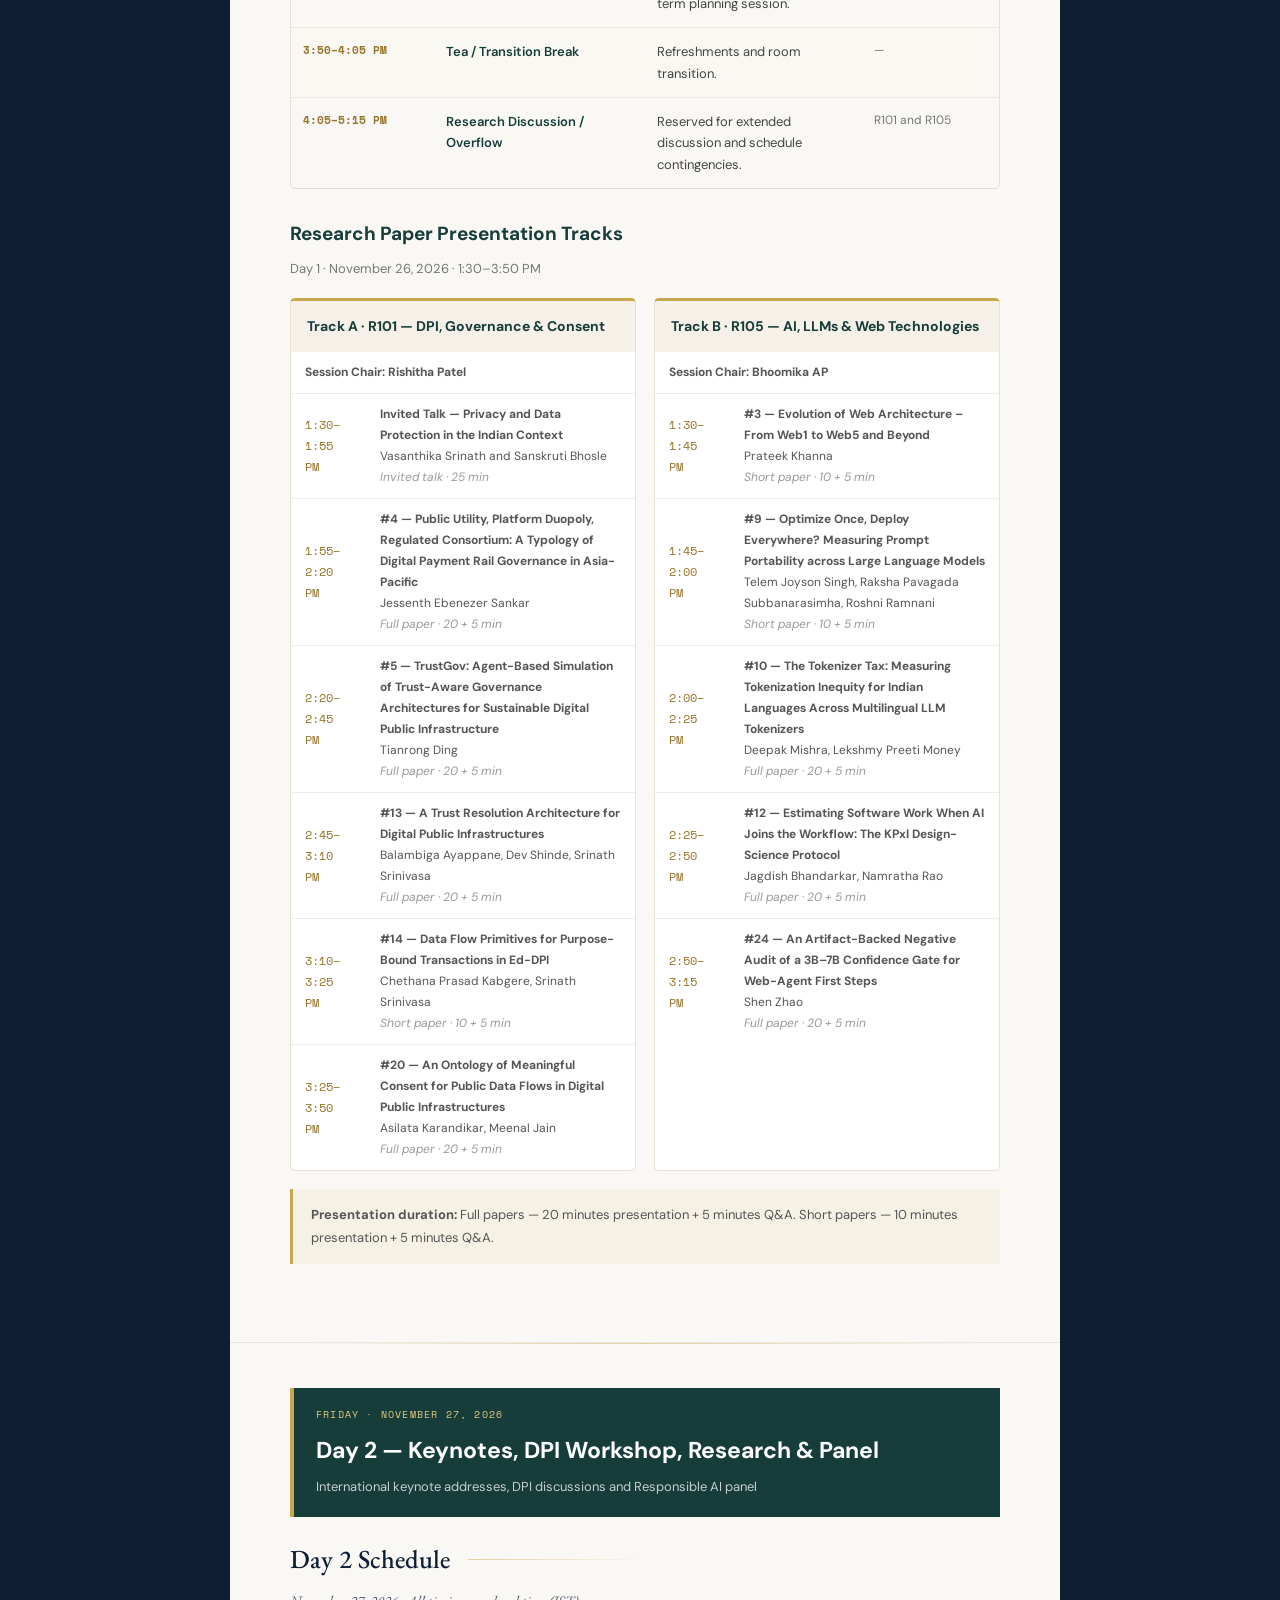
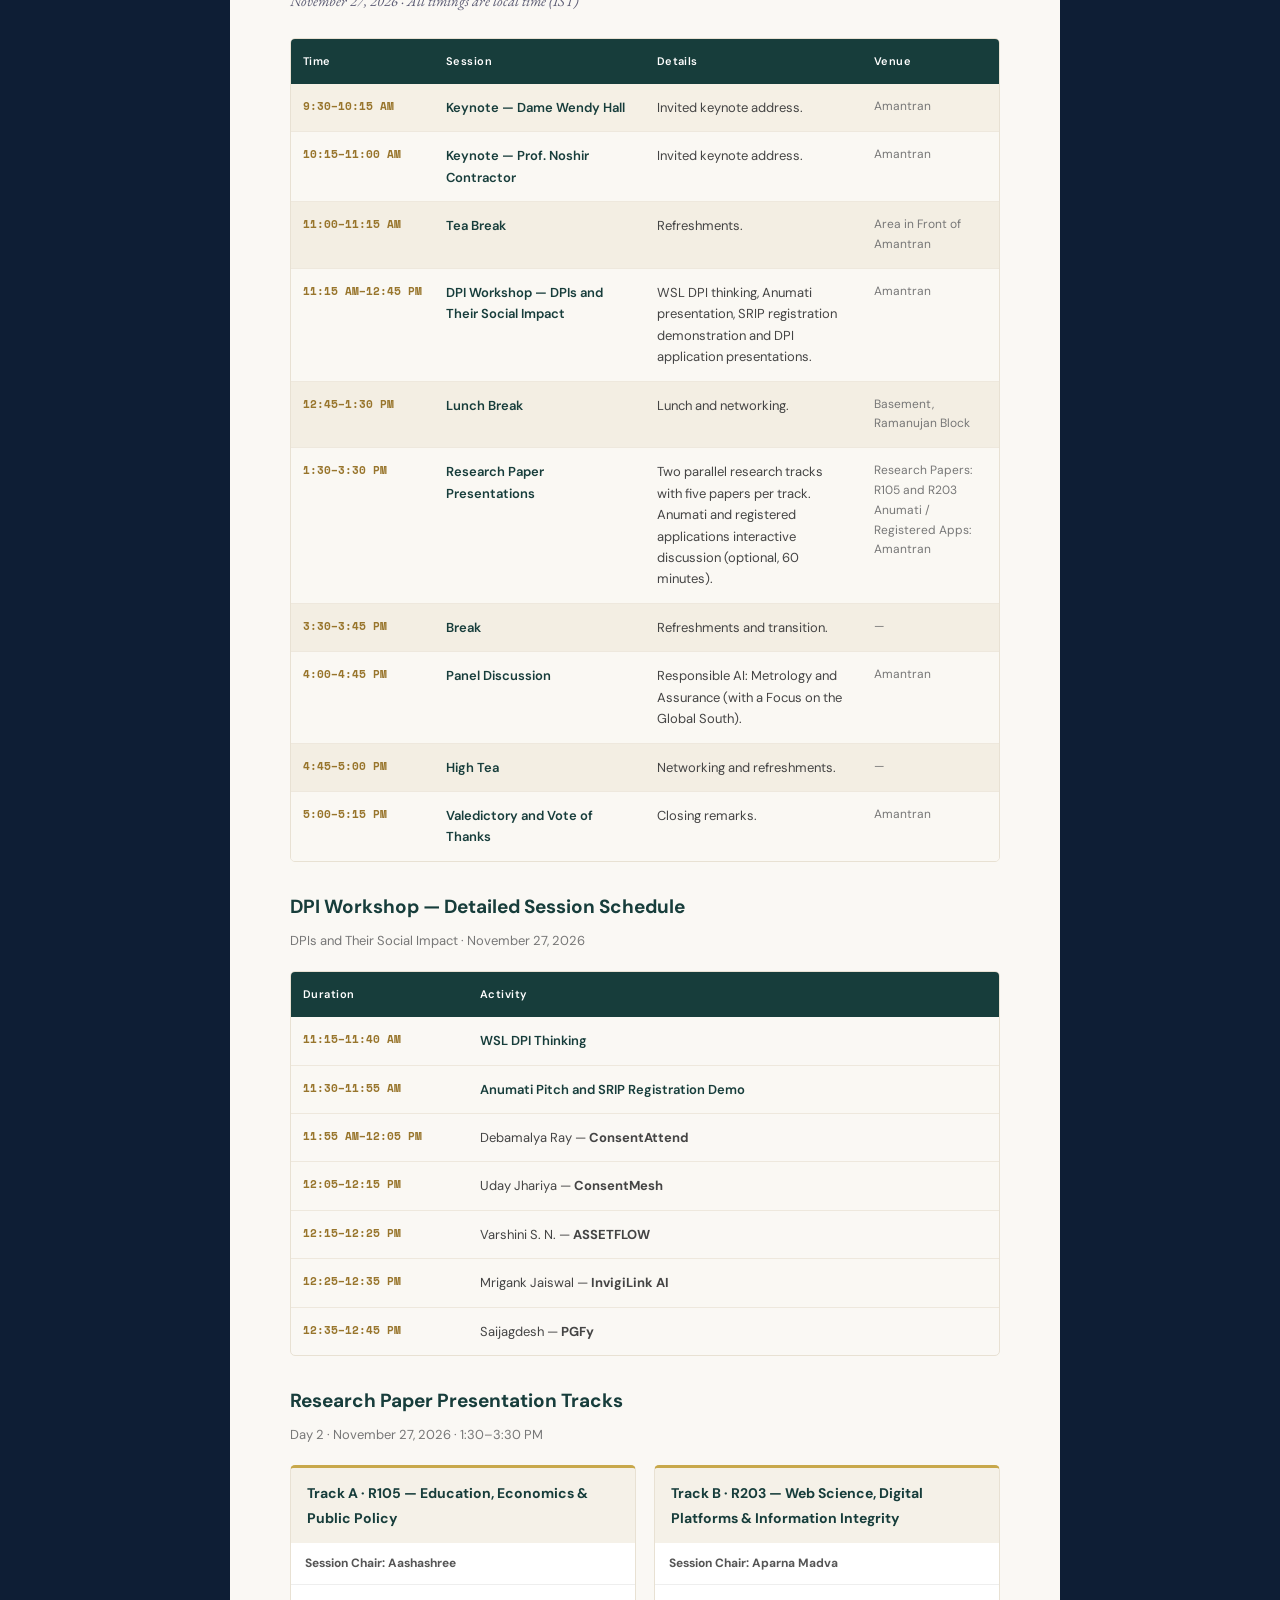
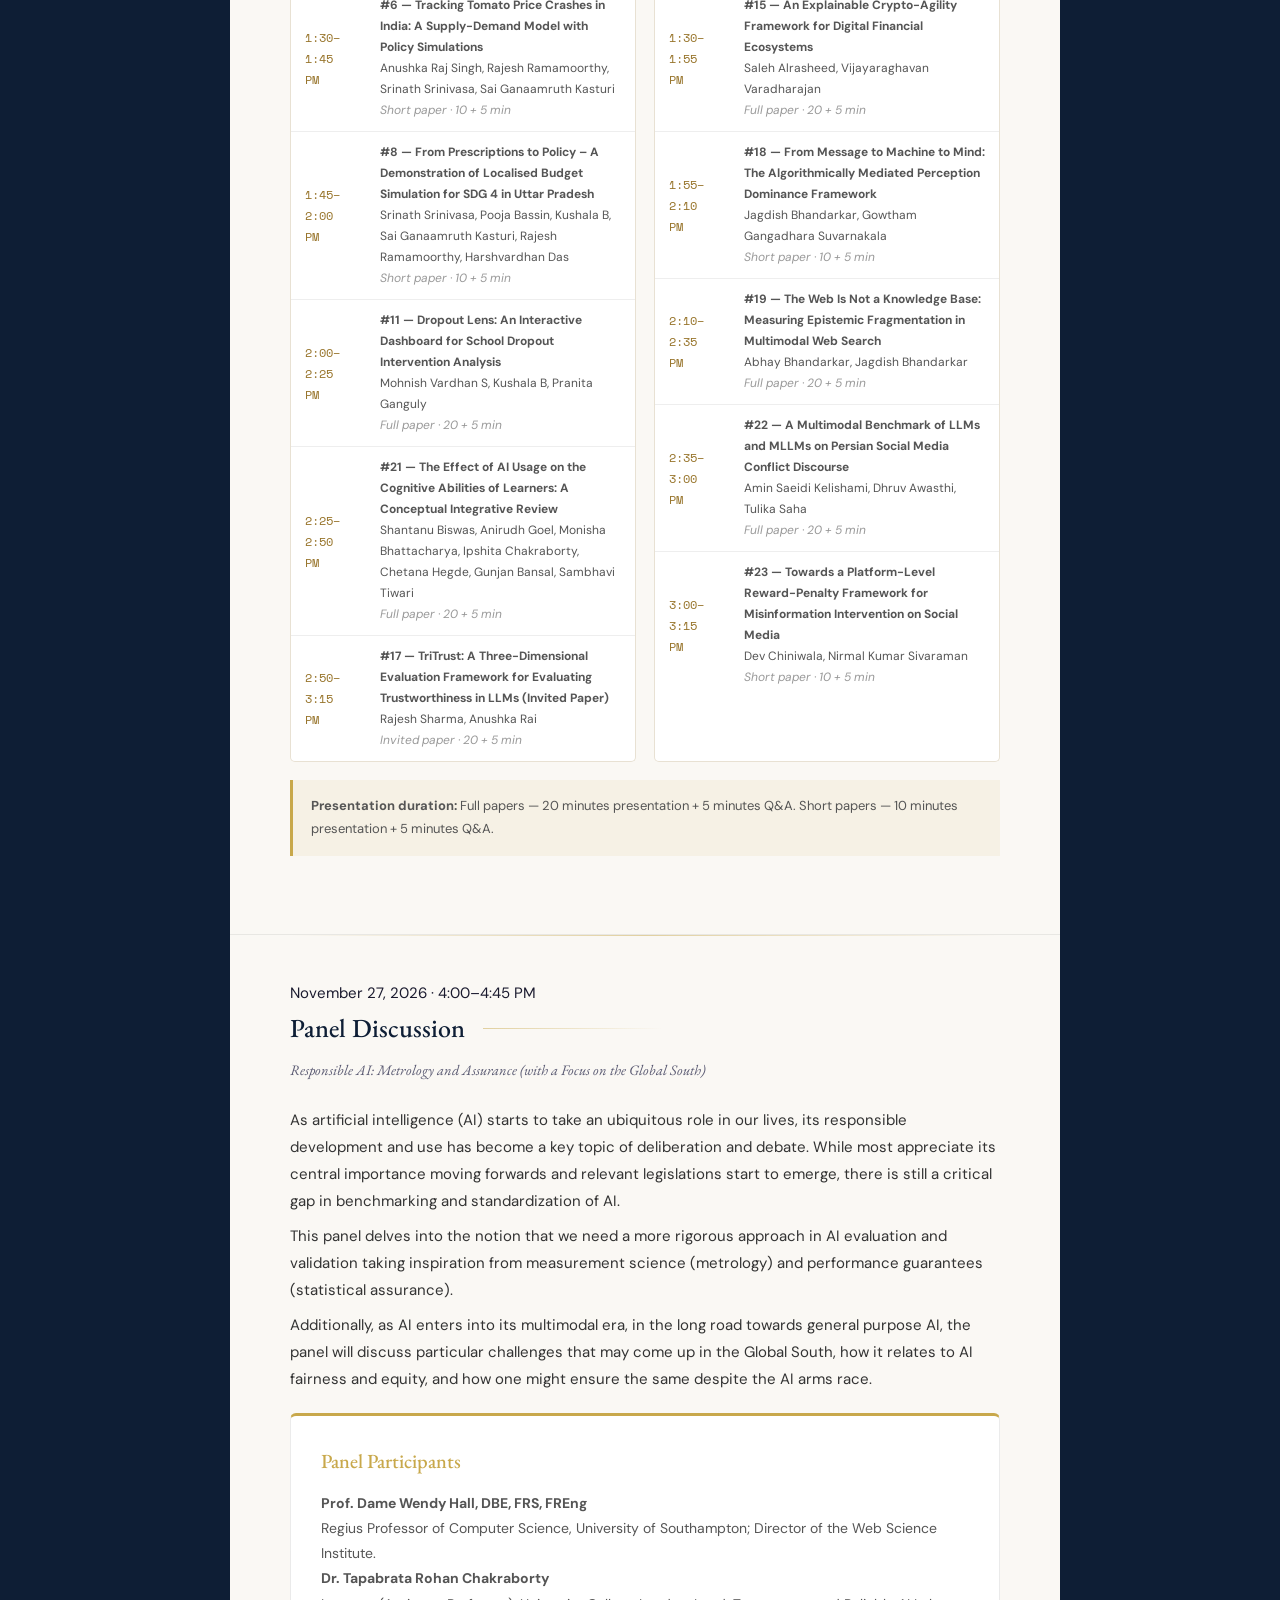
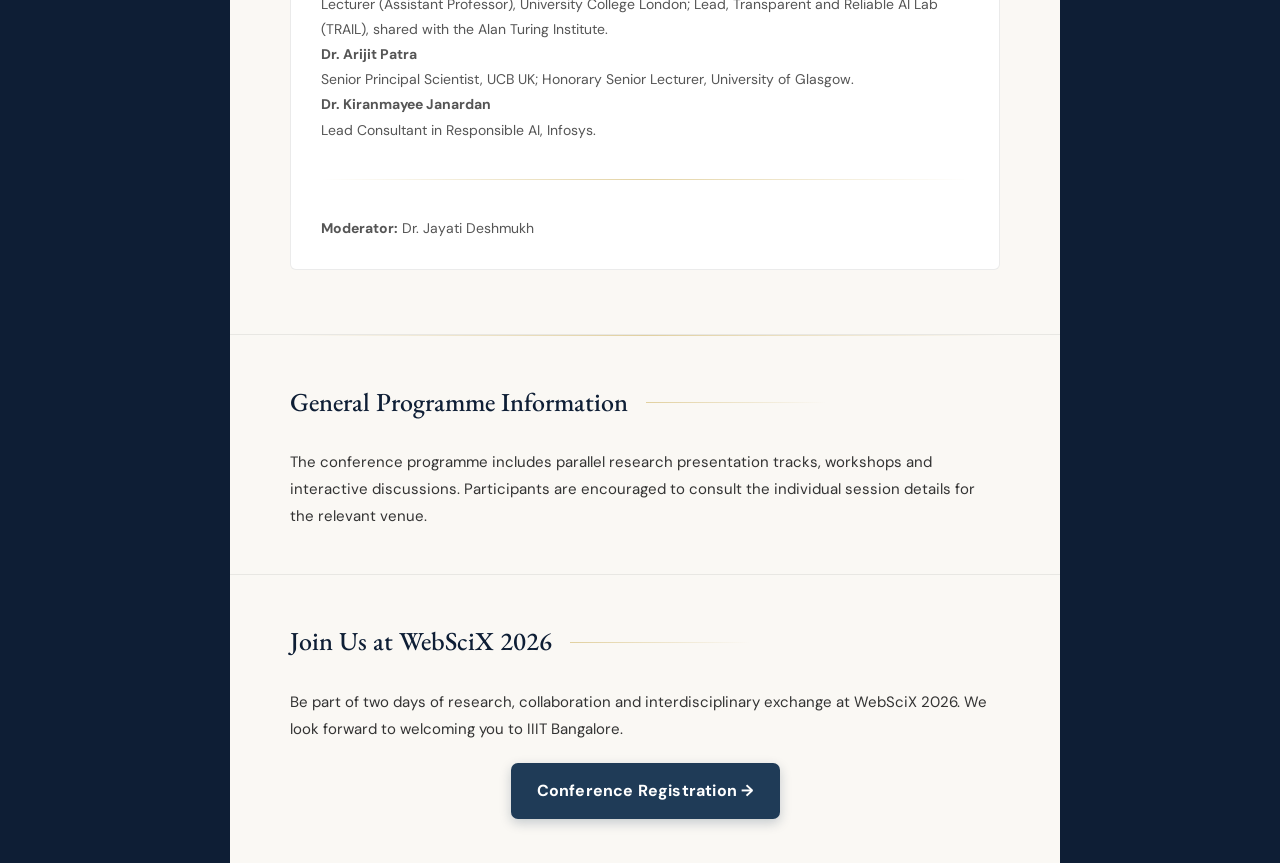
<file: pages/program.html.html>
<!DOCTYPE html>
<html lang="en">
<head>
<meta charset="UTF-8">
<meta name="viewport" content="width=device-width, initial-scale=1.0">
<title>Conference Programme — WebSciX 2026</title>
<link rel="stylesheet" href="../style.css">

<style>
/* Conference Programme Styling */

.program-day {
  margin-bottom: 34px;
}

.program-day-header {
  padding: 18px 22px;
  background: #173d3b;
  border-left: 4px solid var(--gold);
  color: #fff;
  margin-bottom: 20px;
}

.program-day-header .day-label {
  font-family: 'Space Mono', monospace;
  font-size: 10px;
  letter-spacing: 0.12em;
  text-transform: uppercase;
  color: var(--gold-light);
  margin-bottom: 6px;
}

.program-day-header h2 {
  color: #fff;
  font-size: 23px;
  margin: 0;
}

.program-day-header p {
  color: rgba(255,255,255,0.75);
  font-size: 13px;
  margin: 6px 0 0;
}

.program-table-wrap {
  width: 100%;
  overflow-x: auto;
  margin: 18px 0 25px;
  border: 1px solid #e8e1d3;
  border-radius: 5px;
}

.program-table {
  width: 100%;
  border-collapse: collapse;
  font-size: 13px;
  min-width: 650px;
}

.program-table th {
  background: #173d3b;
  color: #fff;
  padding: 13px 12px;
  text-align: left;
  font-size: 11px;
  letter-spacing: 0.04em;
  font-weight: 600;
}

.program-table td {
  padding: 13px 12px;
  border-bottom: 1px solid #eee8dd;
  vertical-align: top;
  line-height: 1.65;
  color: #444;
}

.program-table tr:last-child td {
  border-bottom: none;
}

.program-table tr:nth-child(even) {
  background: #faf8f3;
}

.program-table .time-cell {
  font-family: 'Space Mono', monospace;
  font-size: 11px;
  color: #98752c;
  white-space: nowrap;
  font-weight: 600;
}

.program-table .session-cell {
  color: #173d3b;
  font-weight: 600;
}

.program-table .venue-cell {
  font-size: 12px;
  color: #777;
}

.program-table .break-row {
  background: #f3eee3;
}

.program-table .keynote-row {
  background: #f5f0e5;
}

.program-table .workshop-row {
  background: #edf4f0;
}

.program-table .panel-row {
  background: #f1edf5;
}

.program-note {
  padding: 15px 18px;
  background: rgba(200,168,75,0.09);
  border-left: 3px solid var(--gold);
  color: #555;
  font-size: 13px;
  line-height: 1.75;
  margin: 18px 0;
}

.program-subsection {
  margin-top: 28px;
  margin-bottom: 18px;
}

.program-subsection h3 {
  font-size: 19px;
  color: #173d3b;
  margin-bottom: 7px;
}

.program-subsection .lead {
  font-size: 13px;
  color: #777;
}

.track-grid {
  display: grid;
  grid-template-columns: repeat(2, minmax(0, 1fr));
  gap: 18px;
  margin-top: 18px;
}

.track-card {
  border: 1px solid #e8e1d3;
  border-top: 3px solid var(--gold);
  border-radius: 5px;
  overflow: hidden;
  background: #fff;
}

.track-card h4 {
  background: #f5f1e8;
  color: #173d3b;
  padding: 13px 16px;
  margin: 0;
  font-size: 14px;
}

.track-card table {
  width: 100%;
  border-collapse: collapse;
  font-size: 12px;
}

.track-card td {
  padding: 10px 14px;
  border-bottom: 1px solid #eee;
  color: #555;
}

.track-card tr:last-child td {
  border-bottom: none;
}

.track-card td:first-child {
  color: #98752c;
  font-family: 'Space Mono', monospace;
  width: 75px;
}

.placeholder {
  color: #999;
  font-style: italic;
}

.dpi-table td:first-child {
  white-space: nowrap;
}

@media(max-width: 750px) {
  .track-grid {
    grid-template-columns: 1fr;
  }

  .program-day-header h2 {
    font-size: 19px;
  }
}
</style>
</head>

<body>
<div class="page-shell">

<!-- SIDEBAR -->
<aside class="sidebar">
  <div class="sidebar-brand">
    <img src="../assets/webscix-logo.png"
         alt="WebSciX"
         style="height:36px;margin-bottom:8px;display:block;filter:brightness(1.1);">

    <div class="conf-name">WebSciX 2026</div>
    <div class="conf-year">Bengaluru · Nov 26–27</div>
  </div>

  <nav>
    <a href="../index.html">Home</a>
    <a href="about.html">About &amp; History</a>
    <a href="Committee.html">Committee</a>
    <a href="Speakers Profile.html">Speaker Talks</a>
    <a href="program.html" class="active">Conference Program</a>
    <a href="workshop.html">Workshop</a>
    <a href="call-for-papers.html">Call for Papers</a>
    <a href="dpi-app-developers.html">Call for App Developers-DPI Workshop</a>
    <a href="registration.html">Registration</a>
    <a href="program.html">Conference Program</a>
    <a href="location.html">Venue &amp; Travel</a>
    <a href="proceedings.html">Proceedings</a>
    <a href="../assets/WebSciX-2026-Brochure.pdf"
       download class="nav-download">Download Brochure ↓</a>
  </nav>

  <div class="sidebar-footer">
    Conference Programme:<br>
    November 26–27, 2026
  </div>
</aside>

<!-- MAIN CONTENT -->
<div class="content-wrap">

  <!-- PAGE HEADER -->
  <div class="page-header" style="position:relative;">
    <div class="breadcrumb">
      <a href="../index.html">Home</a> / Conference Programme
    </div>

    <h1>Conference Programme</h1>

    <p class="subtitle">
      Two days of keynote addresses, workshops, research presentations
      and interdisciplinary discussions at WebSciX 2026
    </p>
  </div>

  <!-- OVERVIEW -->
  <section class="page-section">
    <div class="section-head">
      <h2>Programme Overview</h2>
    </div>

    <div class="prose">
      <p>
        WebSciX 2026 will take place on November 26–27, 2026,
        bringing together researchers, academicians and practitioners
        to explore emerging developments in Web Science,
        artificial intelligence, digital public infrastructures
        and their impact on society.
      </p>

      <p>
        The two-day programme features invited keynote addresses,
        specialised workshops, research paper presentations,
        interactive discussions and a panel on Responsible AI:
        Metrology and Assurance, with a focus on the Global South.
      </p>

      <p>
        The conference will be held at IIIT Bangalore,
        with sessions distributed across the Amantran venue
        and designated research presentation classrooms.
      </p>
    </div>
  </section>

  <hr class="gold-rule" style="margin: 0 60px;">

  <!-- DAY 1 -->
  <section class="page-section">
    <div class="program-day">

      <div class="program-day-header">
        <div class="day-label">Thursday · November 26, 2026</div>
        <h2>Day 1 — Opening, Workshops &amp; Research Presentations</h2>
        <p>Inauguration, keynote addresses, Chittosha Workshop and research tracks</p>
      </div>

      <div class="section-head">
        <h2>Day 1 Schedule</h2>
        <p class="lead">November 26, 2026 · All timings are local time (IST)</p>
      </div>

      <div class="program-table-wrap">
        <table class="program-table">
          <thead>
            <tr>
              <th style="width:17%;">Time</th>
              <th style="width:31%;">Session</th>
              <th style="width:32%;">Details</th>
              <th style="width:20%;">Venue</th>
            </tr>
          </thead>

          <tbody>
            <tr>
              <td class="time-cell">9:00–9:30 AM</td>
              <td class="session-cell">Registration</td>
              <td>Participant registration and welcome.</td>
              <td class="venue-cell">Amantran Ground Floor</td>
            </tr>

            <tr>
              <td class="time-cell">9:30–9:40 AM</td>
              <td class="session-cell">Welcome Note</td>
              <td>General Chair and Programme Committee Chair(s).</td>
              <td class="venue-cell">Amantran</td>
            </tr>

            <tr>
              <td class="time-cell">9:40–9:50 AM</td>
              <td class="session-cell">Inaugural Address</td>
              <td>Director, IIIT Bangalore.</td>
              <td class="venue-cell">Amantran</td>
            </tr>

            <tr class="keynote-row">
              <td class="time-cell">9:50–10:25 AM</td>
              <td class="session-cell">Keynote Address 1 — Dr. H. R. Nagendra</td>
              <td>Invited keynote address.</td>
              <td class="venue-cell">Amantran</td>
            </tr>

            <tr class="keynote-row">
              <td class="time-cell">10:25–11:00 AM</td>
              <td class="session-cell">Keynote Address 2 — Dr. N. K. Manjunath Sharma</td>
              <td>Invited keynote address.</td>
              <td class="venue-cell">Amantran</td>
            </tr>

            <tr class="break-row">
              <td class="time-cell">11:00–11:15 AM</td>
              <td class="session-cell">Tea Break</td>
              <td>Refreshments.</td>
              <td class="venue-cell">Area in Front of Amantran</td>
            </tr>

            <tr class="workshop-row">
              <td class="time-cell">11:15 AM–12:45 PM</td>
              <td class="session-cell">Chittosha Workshop</td>
              <td>
                Introduction, talks by Prof. Anjan, Prof. Sridhar
                and Prof. Srinath, followed by audience discussion.
              </td>
              <td class="venue-cell">Amantran</td>
            </tr>

            <tr class="break-row">
              <td class="time-cell">12:45–1:30 PM</td>
              <td class="session-cell">Lunch Break</td>
              <td>Lunch and networking.</td>
              <td class="venue-cell">Basement, Ramanujan Block</td>
            </tr>

            <tr>
              <td class="time-cell">1:30–3:50 PM</td>
              <td class="session-cell">
                Parallel Research Paper Presentations &amp; Chittosha Long-Term Planning
              </td>
              <td>
                Two parallel research tracks. Track A includes an invited talk and five paper presentations; Track B has five paper presentations.
                Chittosha long-term planning session.
              </td>
              <td class="venue-cell">
                Research Papers: R101 and R105<br>
                Chittosha: Amantran
              </td>
            </tr>

            <tr class="break-row">
              <td class="time-cell">3:50–4:05 PM</td>
              <td class="session-cell">Tea / Transition Break</td>
              <td>Refreshments and room transition.</td>
              <td class="venue-cell">—</td>
            </tr>

            <tr>
              <td class="time-cell">4:05–5:15 PM</td>
              <td class="session-cell">Research Discussion / Overflow</td>
              <td>Reserved for extended discussion and schedule contingencies.</td>
              <td class="venue-cell">R101 and R105</td>
            </tr>
          </tbody>
        </table>
      </div>

      <!-- DAY 1 TRACKS -->
      <div class="program-subsection">
        <h3>Research Paper Presentation Tracks</h3>
        <p class="lead">Day 1 · November 26, 2026 · 1:30–3:50 PM</p>
      </div>

      <div class="track-grid">

        <div class="track-card">
          <h4>Track A · R101 — DPI, Governance &amp; Consent</h4>
          <div style="padding:10px 14px;font-size:12px;color:#555;border-bottom:1px solid #eee;">
            <strong>Session Chair:</strong> <strong>Rishitha Patel</strong>
          </div>

          <table>
            <tr>
              <td>1:30–1:55 PM</td>
              <td>
                <strong>Invited Talk — Privacy and Data Protection in the Indian Context</strong><br>
                Vasanthika Srinath and Sanskruti Bhosle<br>
                <span class="placeholder">Invited talk · 25 min</span>
              </td>
            </tr>

            <tr>
              <td>1:55–2:20 PM</td>
              <td>
                <strong>#4 — Public Utility, Platform Duopoly, Regulated Consortium: A Typology of Digital Payment Rail Governance in Asia-Pacific</strong><br>
                Jessenth Ebenezer Sankar<br>
                <span class="placeholder">Full paper · 20 + 5 min</span>
              </td>
            </tr>

            <tr>
              <td>2:20–2:45 PM</td>
              <td>
                <strong>#5 — TrustGov: Agent-Based Simulation of Trust-Aware Governance Architectures for Sustainable Digital Public Infrastructure</strong><br>
                Tianrong Ding<br>
                <span class="placeholder">Full paper · 20 + 5 min</span>
              </td>
            </tr>

            <tr>
              <td>2:45–3:10 PM</td>
              <td>
                <strong>#13 — A Trust Resolution Architecture for Digital Public Infrastructures</strong><br>
                Balambiga Ayappane, Dev Shinde, Srinath Srinivasa<br>
                <span class="placeholder">Full paper · 20 + 5 min</span>
              </td>
            </tr>

            <tr>
              <td>3:10–3:25 PM</td>
              <td>
                <strong>#14 — Data Flow Primitives for Purpose-Bound Transactions in Ed-DPI</strong><br>
                Chethana Prasad Kabgere, Srinath Srinivasa<br>
                <span class="placeholder">Short paper · 10 + 5 min</span>
              </td>
            </tr>

            <tr>
              <td>3:25–3:50 PM</td>
              <td>
                <strong>#20 — An Ontology of Meaningful Consent for Public Data Flows in Digital Public Infrastructures</strong><br>
                Asilata Karandikar, Meenal Jain<br>
                <span class="placeholder">Full paper · 20 + 5 min</span>
              </td>
            </tr>
          </table>
        </div>

        <div class="track-card">
          <h4>Track B · R105 — AI, LLMs &amp; Web Technologies</h4>
          <div style="padding:10px 14px;font-size:12px;color:#555;border-bottom:1px solid #eee;">
            <strong>Session Chair:</strong> <strong>Bhoomika AP</strong>
          </div>

          <table>
            <tr>
              <td>1:30–1:45 PM</td>
              <td>
                <strong>#3 — Evolution of Web Architecture – From Web1 to Web5 and Beyond</strong><br>
                Prateek Khanna<br>
                <span class="placeholder">Short paper · 10 + 5 min</span>
              </td>
            </tr>

            <tr>
              <td>1:45–2:00 PM</td>
              <td>
                <strong>#9 — Optimize Once, Deploy Everywhere? Measuring Prompt Portability across Large Language Models</strong><br>
                Telem Joyson Singh, Raksha Pavagada Subbanarasimha, Roshni Ramnani<br>
                <span class="placeholder">Short paper · 10 + 5 min</span>
              </td>
            </tr>

            <tr>
              <td>2:00–2:25 PM</td>
              <td>
                <strong>#10 — The Tokenizer Tax: Measuring Tokenization Inequity for Indian Languages Across Multilingual LLM Tokenizers</strong><br>
                Deepak Mishra, Lekshmy Preeti Money<br>
                <span class="placeholder">Full paper · 20 + 5 min</span>
              </td>
            </tr>

            <tr>
              <td>2:25–2:50 PM</td>
              <td>
                <strong>#12 — Estimating Software Work When AI Joins the Workflow: The KPxI Design-Science Protocol</strong><br>
                Jagdish Bhandarkar, Namratha Rao<br>
                <span class="placeholder">Full paper · 20 + 5 min</span>
              </td>
            </tr>

            <tr>
              <td>2:50–3:15 PM</td>
              <td>
                <strong>#24 — An Artifact-Backed Negative Audit of a 3B–7B Confidence Gate for Web-Agent First Steps</strong><br>
                Shen Zhao<br>
                <span class="placeholder">Full paper · 20 + 5 min</span>
              </td>
            </tr>
          </table>
        </div>

      </div>

      <div class="program-note">
        <strong>Presentation duration:</strong>
        Full papers — 20 minutes presentation + 5 minutes Q&amp;A.
        Short papers — 10 minutes presentation + 5 minutes Q&amp;A.
      </div>

    </div>
  </section>

  <hr class="gold-rule" style="margin: 0 60px;">

  <!-- DAY 2 -->
  <section class="page-section">
    <div class="program-day">

      <div class="program-day-header">
        <div class="day-label">Friday · November 27, 2026</div>
        <h2>Day 2 — Keynotes, DPI Workshop, Research &amp; Panel</h2>
        <p>International keynote addresses, DPI discussions and Responsible AI panel</p>
      </div>

      <div class="section-head">
        <h2>Day 2 Schedule</h2>
        <p class="lead">November 27, 2026 · All timings are local time (IST)</p>
      </div>

      <div class="program-table-wrap">
        <table class="program-table">
          <thead>
            <tr>
              <th style="width:17%;">Time</th>
              <th style="width:31%;">Session</th>
              <th style="width:32%;">Details</th>
              <th style="width:20%;">Venue</th>
            </tr>
          </thead>

          <tbody>
            <tr class="keynote-row">
              <td class="time-cell">9:30–10:15 AM</td>
              <td class="session-cell">Keynote — Dame Wendy Hall</td>
              <td>Invited keynote address.</td>
              <td class="venue-cell">Amantran</td>
            </tr>

            <tr class="keynote-row">
              <td class="time-cell">10:15–11:00 AM</td>
              <td class="session-cell">Keynote — Prof. Noshir Contractor</td>
              <td>Invited keynote address.</td>
              <td class="venue-cell">Amantran</td>
            </tr>

            <tr class="break-row">
              <td class="time-cell">11:00–11:15 AM</td>
              <td class="session-cell">Tea Break</td>
              <td>Refreshments.</td>
              <td class="venue-cell">Area in Front of Amantran</td>
            </tr>

            <tr class="workshop-row">
              <td class="time-cell">11:15 AM–12:45 PM</td>
              <td class="session-cell">DPI Workshop — DPIs and Their Social Impact</td>
              <td>
                WSL DPI thinking, Anumati presentation,
                SRIP registration demonstration and
                DPI application presentations.
              </td>
              <td class="venue-cell">Amantran</td>
            </tr>

            <tr class="break-row">
              <td class="time-cell">12:45–1:30 PM</td>
              <td class="session-cell">Lunch Break</td>
              <td>Lunch and networking.</td>
              <td class="venue-cell">Basement, Ramanujan Block</td>
            </tr>

            <tr>
              <td class="time-cell">1:30–3:30 PM</td>
              <td class="session-cell">Research Paper Presentations</td>
              <td>
                Two parallel research tracks with five papers per track.
                Anumati and registered applications interactive discussion
                (optional, 60 minutes).
              </td>
              <td class="venue-cell">
                Research Papers: R105 and R203<br>
                Anumati / Registered Apps: Amantran
              </td>
            </tr>

            <tr class="break-row">
              <td class="time-cell">3:30–3:45 PM</td>
              <td class="session-cell">Break</td>
              <td>Refreshments and transition.</td>
              <td class="venue-cell">—</td>
            </tr>

            <tr class="panel-row">
              <td class="time-cell">4:00–4:45 PM</td>
              <td class="session-cell">Panel Discussion</td>
              <td>
                Responsible AI: Metrology and Assurance
                (with a Focus on the Global South).
              </td>
              <td class="venue-cell">Amantran</td>
            </tr>

            <tr class="break-row">
              <td class="time-cell">4:45–5:00 PM</td>
              <td class="session-cell">High Tea</td>
              <td>Networking and refreshments.</td>
              <td class="venue-cell">—</td>
            </tr>

            <tr>
              <td class="time-cell">5:00–5:15 PM</td>
              <td class="session-cell">Valedictory and Vote of Thanks</td>
              <td>Closing remarks.</td>
              <td class="venue-cell">Amantran</td>
            </tr>
          </tbody>
        </table>
      </div>

      <!-- DPI WORKSHOP DETAILS -->
      <div class="program-subsection">
        <h3>DPI Workshop — Detailed Session Schedule</h3>
        <p class="lead">
          DPIs and Their Social Impact · November 27, 2026
        </p>
      </div>

      <div class="program-table-wrap">
        <table class="program-table dpi-table">
          <thead>
            <tr>
              <th style="width:25%;">Duration</th>
              <th style="width:75%;">Activity</th>
            </tr>
          </thead>

          <tbody>
            <tr>
              <td class="time-cell">11:15–11:40 AM</td>
              <td class="session-cell">WSL DPI Thinking</td>
            </tr>

            <tr>
              <td class="time-cell">11:30–11:55 AM</td>
              <td class="session-cell">Anumati Pitch and SRIP Registration Demo</td>
            </tr>

            <tr>
              <td class="time-cell">11:55 AM–12:05 PM</td>
              <td>Debamalya Ray — <strong>ConsentAttend</strong></td>
            </tr>

            <tr>
              <td class="time-cell">12:05–12:15 PM</td>
              <td>Uday Jhariya — <strong>ConsentMesh</strong></td>
            </tr>

            <tr>
              <td class="time-cell">12:15–12:25 PM</td>
              <td>Varshini S. N. — <strong>ASSETFLOW</strong></td>
            </tr>

            <tr>
              <td class="time-cell">12:25–12:35 PM</td>
              <td>Mrigank Jaiswal — <strong>InvigiLink AI</strong></td>
            </tr>

            <tr>
              <td class="time-cell">12:35–12:45 PM</td>
              <td>Saijagdesh — <strong>PGFy</strong></td>
            </tr>
          </tbody>
        </table>
      </div>

      <!-- DAY 2 RESEARCH TRACKS -->
      <div class="program-subsection">
        <h3>Research Paper Presentation Tracks</h3>
        <p class="lead">Day 2 · November 27, 2026 · 1:30–3:30 PM</p>
      </div>

      <div class="track-grid">

        <div class="track-card">
          <h4>Track A · R105 — Education, Economics &amp; Public Policy</h4>
          <div style="padding:10px 14px;font-size:12px;color:#555;border-bottom:1px solid #eee;">
            <strong>Session Chair:</strong> <strong>Aashashree</strong>
          </div>

          <table>
            <tr>
              <td>1:30–1:45 PM</td>
              <td>
                <strong>#6 — Tracking Tomato Price Crashes in India: A Supply-Demand Model with Policy Simulations</strong><br>
                Anushka Raj Singh, Rajesh Ramamoorthy, Srinath Srinivasa, Sai Ganaamruth Kasturi<br>
                <span class="placeholder">Short paper · 10 + 5 min</span>
              </td>
            </tr>

            <tr>
              <td>1:45–2:00 PM</td>
              <td>
                <strong>#8 — From Prescriptions to Policy – A Demonstration of Localised Budget Simulation for SDG 4 in Uttar Pradesh</strong><br>
                Srinath Srinivasa, Pooja Bassin, Kushala B, Sai Ganaamruth Kasturi, Rajesh Ramamoorthy, Harshvardhan Das<br>
                <span class="placeholder">Short paper · 10 + 5 min</span>
              </td>
            </tr>

            <tr>
              <td>2:00–2:25 PM</td>
              <td>
                <strong>#11 — Dropout Lens: An Interactive Dashboard for School Dropout Intervention Analysis</strong><br>
                Mohnish Vardhan S, Kushala B, Pranita Ganguly<br>
                <span class="placeholder">Full paper · 20 + 5 min</span>
              </td>
            </tr>

            <tr>
              <td>2:25–2:50 PM</td>
              <td>
                <strong>#21 — The Effect of AI Usage on the Cognitive Abilities of Learners: A Conceptual Integrative Review</strong><br>
                Shantanu Biswas, Anirudh Goel, Monisha Bhattacharya, Ipshita Chakraborty, Chetana Hegde, Gunjan Bansal, Sambhavi Tiwari<br>
                <span class="placeholder">Full paper · 20 + 5 min</span>
              </td>
            </tr>

            <tr>
              <td>2:50–3:15 PM</td>
              <td>
                <strong>#17 — TriTrust: A Three-Dimensional Evaluation Framework for Evaluating Trustworthiness in LLMs (Invited Paper)</strong><br>
                Rajesh Sharma, Anushka Rai<br>
                <span class="placeholder">Invited paper · 20 + 5 min</span>
              </td>
            </tr>
          </table>
        </div>

        <div class="track-card">
          <h4>Track B · R203 — Web Science, Digital Platforms &amp; Information Integrity</h4>
          <div style="padding:10px 14px;font-size:12px;color:#555;border-bottom:1px solid #eee;">
            <strong>Session Chair:</strong> <strong>Aparna Madva</strong>
          </div>

          <table>
            <tr>
              <td>1:30–1:55 PM</td>
              <td>
                <strong>#15 — An Explainable Crypto-Agility Framework for Digital Financial Ecosystems</strong><br>
                Saleh Alrasheed, Vijayaraghavan Varadharajan<br>
                <span class="placeholder">Full paper · 20 + 5 min</span>
              </td>
            </tr>

            <tr>
              <td>1:55–2:10 PM</td>
              <td>
                <strong>#18 — From Message to Machine to Mind: The Algorithmically Mediated Perception Dominance Framework</strong><br>
                Jagdish Bhandarkar, Gowtham Gangadhara Suvarnakala<br>
                <span class="placeholder">Short paper · 10 + 5 min</span>
              </td>
            </tr>

            <tr>
              <td>2:10–2:35 PM</td>
              <td>
                <strong>#19 — The Web Is Not a Knowledge Base: Measuring Epistemic Fragmentation in Multimodal Web Search</strong><br>
                Abhay Bhandarkar, Jagdish Bhandarkar<br>
                <span class="placeholder">Full paper · 20 + 5 min</span>
              </td>
            </tr>

            <tr>
              <td>2:35–3:00 PM</td>
              <td>
                <strong>#22 — A Multimodal Benchmark of LLMs and MLLMs on Persian Social Media Conflict Discourse</strong><br>
                Amin Saeidi Kelishami, Dhruv Awasthi, Tulika Saha<br>
                <span class="placeholder">Full paper · 20 + 5 min</span>
              </td>
            </tr>

            <tr>
              <td>3:00–3:15 PM</td>
              <td>
                <strong>#23 — Towards a Platform-Level Reward-Penalty Framework for Misinformation Intervention on Social Media</strong><br>
                Dev Chiniwala, Nirmal Kumar Sivaraman<br>
                <span class="placeholder">Short paper · 10 + 5 min</span>
              </td>
            </tr>
          </table>
        </div>

      </div>

      <div class="program-note">
        <strong>Presentation duration:</strong>
        Full papers — 20 minutes presentation + 5 minutes Q&amp;A.
        Short papers — 10 minutes presentation + 5 minutes Q&amp;A.
      </div>

    </div>
  </section>

  <hr class="gold-rule" style="margin: 0 60px;">

  <!-- PANEL DISCUSSION -->
  <section class="page-section">
    <div class="section-head">
      <div class="speaker-tag">November 27, 2026 · 4:00–4:45 PM</div>
      <h2>Panel Discussion</h2>
      <p class="lead">
        Responsible AI: Metrology and Assurance
        (with a Focus on the Global South)
      </p>
    </div>

    <div class="prose">
      <p>
        As artificial intelligence (AI) starts to take an ubiquitous
        role in our lives, its responsible development and use has
        become a key topic of deliberation and debate. While most
        appreciate its central importance moving forwards and
        relevant legislations start to emerge, there is still a
        critical gap in benchmarking and standardization of AI.
      </p>

      <p>
        This panel delves into the notion that we need a more
        rigorous approach in AI evaluation and validation taking
        inspiration from measurement science (metrology) and
        performance guarantees (statistical assurance).
      </p>

      <p>
        Additionally, as AI enters into its multimodal era, in the
        long road towards general purpose AI, the panel will discuss
        particular challenges that may come up in the Global South,
        how it relates to AI fairness and equity, and how one might
        ensure the same despite the AI arms race.
      </p>
    </div>

    <div class="workshop-card" style="margin-top:20px;">
      <h3 style="margin-bottom:12px;">Panel Participants</h3>

      <p style="font-size:14px;line-height:1.8;color:#555;">
        <strong>Prof. Dame Wendy Hall, DBE, FRS, FREng</strong><br>
        Regius Professor of Computer Science, University of Southampton;
        Director of the Web Science Institute.
      </p>

      <p style="font-size:14px;line-height:1.8;color:#555;">
        <strong>Dr. Tapabrata Rohan Chakraborty</strong><br>
        Lecturer (Assistant Professor), University College London;
        Lead, Transparent and Reliable AI Lab (TRAIL),
        shared with the Alan Turing Institute.
      </p>

      <p style="font-size:14px;line-height:1.8;color:#555;">
        <strong>Dr. Arijit Patra</strong><br>
        Senior Principal Scientist, UCB UK;
        Honorary Senior Lecturer, University of Glasgow.
      </p>

      <p style="font-size:14px;line-height:1.8;color:#555;">
        <strong>Dr. Kiranmayee Janardan</strong><br>
        Lead Consultant in Responsible AI, Infosys.
      </p>

      <hr class="gold-rule">

      <p style="font-size:14px;line-height:1.8;color:#555;margin-bottom:0;">
        <strong>Moderator:</strong> Dr. Jayati Deshmukh
      </p>
    </div>
  </section>

  <hr class="gold-rule" style="margin: 0 60px;">

  <!-- GENERAL INFORMATION -->
  <section class="page-section">
    <div class="section-head">
      <h2>General Programme Information</h2>
    </div>

    <div class="prose">
      <p>
        The conference programme includes parallel research
        presentation tracks, workshops and interactive discussions.
        Participants are encouraged to consult the individual
        session details for the relevant venue.
      </p>
    </div>
  </section>

  <!-- REGISTRATION -->
  <section class="page-section">
    <div class="section-head">
      <h2>Join Us at WebSciX 2026</h2>
    </div>

    <div class="prose">
      <p>
        Be part of two days of research, collaboration and
        interdisciplinary exchange at WebSciX 2026.
        We look forward to welcoming you to IIIT Bangalore.
      </p>
    </div>

    <div class="workshop-action" style="margin-top:20px;">
      <a href="registration.html" class="primary-button">
        Conference Registration →
      </a>
    </div>
  </section>

</div>

<!-- RIGHT SIDEBAR -->
<aside class="rightbar">
  <div>
    <h3>Conference Dates</h3>

    <div class="dates-card">
      <table class="dates-table">
        <tr>
          <td class="milestone">Day 1</td>
          <td class="date-val">Nov 26</td>
        </tr>
        <tr>
          <td class="milestone">Day 2</td>
          <td class="date-val">Nov 27</td>
        </tr>
        <tr class="highlight-row">
          <td class="milestone">Conference</td>
          <td class="date-val">2026</td>
        </tr>
      </table>
    </div>
  </div>

  <div>
    <h3>Day 1 Highlights</h3>
    <p>
      Inauguration<br>
      Two Keynote Addresses<br>
      Chittosha Workshop<br>
      Research Presentations
    </p>
  </div>

  <div>
    <h3>Day 2 Highlights</h3>
    <p>
      Two Keynote Addresses<br>
      DPI Workshop<br>
      Research Presentations<br>
      Panel Discussion
    </p>
  </div>

  <div>
    <h3>Panel Discussion</h3>
    <p>
      Responsible AI: Metrology and Assurance<br>
      November 27 · 4:00 PM
    </p>
  </div>

  <div>
    <h3>Related</h3>
    <a href="Speakers Profile.html">Speaker Talks</a>
    <a href="workshop.html">Workshops</a>
    <a href="registration.html">Registration</a>
    <a href="Committee.html">Programme Committee</a>
    <a href="../assets/WebSciX-2026-Brochure.pdf" download>
      Download Brochure ↓
    </a>
  </div>
</aside>

</div>
</body>
</html>
</file>
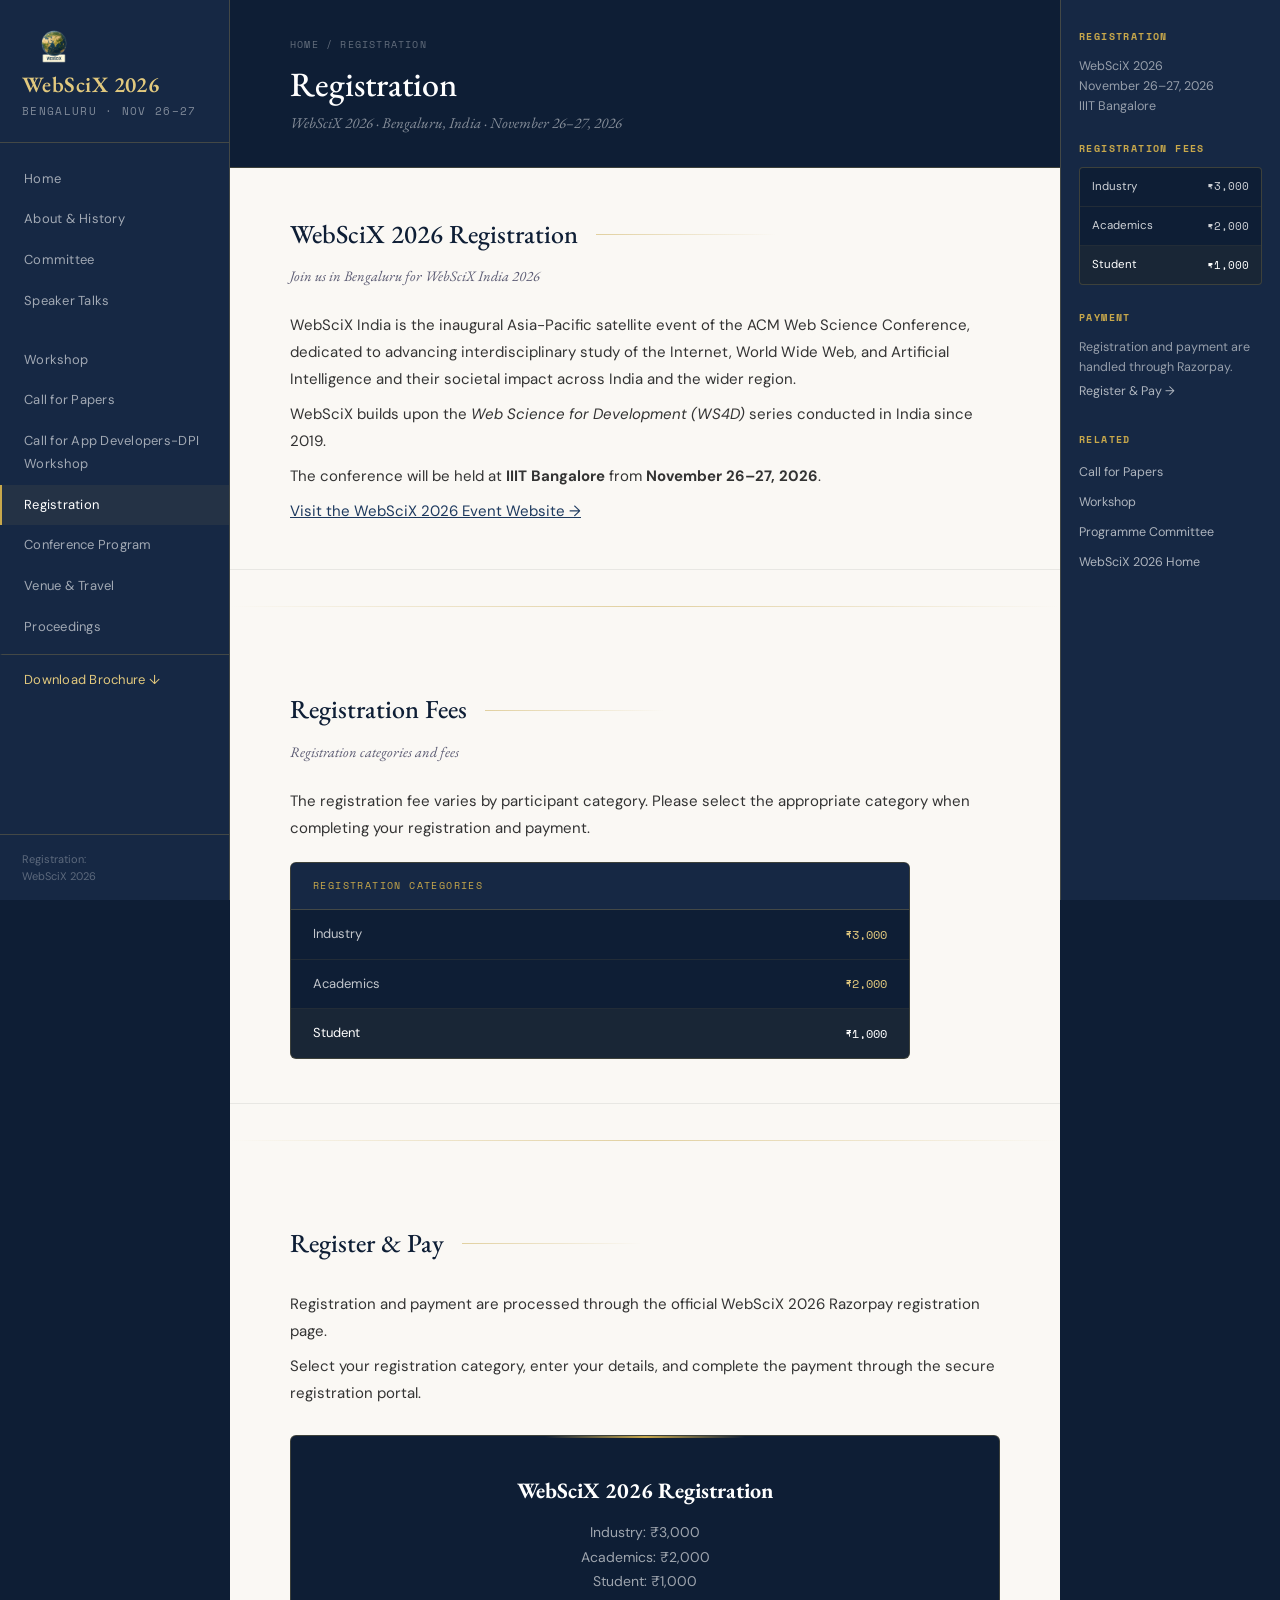
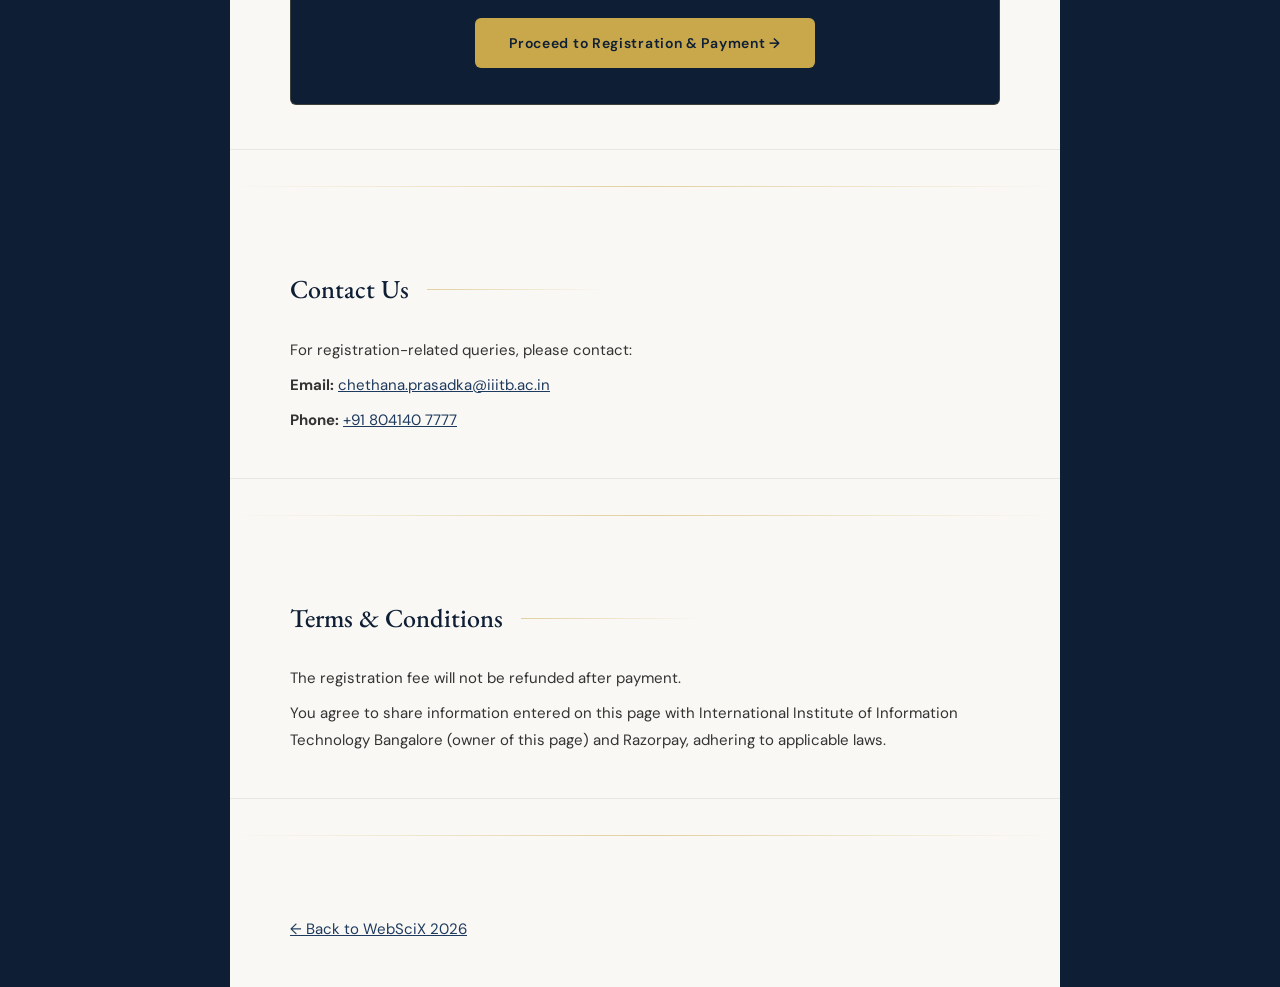
<file: pages/registration.html>
<!DOCTYPE html>
<html lang="en">

<head>
<meta charset="UTF-8">
<meta name="viewport" content="width=device-width, initial-scale=1.0">

<title>Registration — WebSciX 2026</title>

<link rel="stylesheet" href="../style.css">

</head>

<body>

<div class="page-shell">

<!-- =====================================================
     LEFT SIDEBAR
====================================================== -->

<aside class="sidebar">

  <div class="sidebar-brand">

    <img
      src="../assets/webscix-logo.png"
      alt="WebSciX"
      style="height:36px;margin-bottom:8px;display:block;filter:brightness(1.1);"
    >

    <div class="conf-name">
      WebSciX 2026
    </div>

    <div class="conf-year">
      Bengaluru · Nov 26–27
    </div>

  </div>


  <nav>

    <a href="../index.html">
      Home
    </a>

    <a href="about.html">
      About &amp; History
    </a>

    <a href="Committee.html">
      Committee
    </a>
 <a href="Speakers Profile.html">Speaker Talks<a>
    <a href="workshop.html">
      Workshop
    </a>

    <a href="call-for-papers.html">
      Call for Papers
    </a>

    <a href="dpi-app-developers.html">
      Call for App Developers-DPI Workshop
    </a>

    <a href="registration.html" class="active">
      Registration
    </a>
      <a href="program.html">Conference Program</a>

    <a href="location.html">
      Venue &amp; Travel
    </a>

    <a href="proceedings.html">
      Proceedings
    </a>

    <a
      href="../assets/WebSciX-2026-Brochure.pdf"
      download
      class="nav-download"
    >
      Download Brochure ↓
    </a>

  </nav>


  <div class="sidebar-footer">
    Registration:<br>
    WebSciX 2026
  </div>

</aside>



<!-- =====================================================
     MAIN CONTENT
====================================================== -->

<div class="content-wrap">


  <!-- PAGE HEADER -->

  <div class="page-header">

    <div class="breadcrumb">

      <a href="../index.html">
        Home
      </a>

      /

      Registration

    </div>


    <h1>
      Registration
    </h1>

    <p class="subtitle">
      WebSciX 2026 · Bengaluru, India · November 26–27, 2026
    </p>

  </div>



  <!-- =====================================================
       REGISTRATION INTRODUCTION
  ====================================================== -->

  <section class="page-section">

    <div class="section-head">

      <h2>
        WebSciX 2026 Registration
      </h2>

      <p class="lead">
        Join us in Bengaluru for WebSciX India 2026
      </p>

    </div>


    <div class="prose">

      <p>
        WebSciX India is the inaugural Asia-Pacific satellite event of
        the ACM Web Science Conference, dedicated to advancing
        interdisciplinary study of the Internet, World Wide Web, and
        Artificial Intelligence and their societal impact across India
        and the wider region.
      </p>

      <p>
        WebSciX builds upon the <em>Web Science for Development
        (WS4D)</em> series conducted in India since 2019.
      </p>

      <p>
        The conference will be held at
        <strong>IIIT Bangalore</strong> from
        <strong>November 26–27, 2026</strong>.
      </p>

      <p>
        <a
          href="https://wsl-iiitb.github.io/WebSciX-2026/index.html"
          target="_blank"
          rel="noopener noreferrer"
        >
          Visit the WebSciX 2026 Event Website →
        </a>
      </p>

    </div>

  </section>



  <hr class="gold-rule">



  <!-- =====================================================
       REGISTRATION FEES
  ====================================================== -->

  <section class="page-section">

    <div class="section-head">

      <h2>
        Registration Fees
      </h2>

      <p class="lead">
        Registration categories and fees
      </p>

    </div>


    <div class="prose">

      <p>
        The registration fee varies by participant category.
        Please select the appropriate category when completing
        your registration and payment.
      </p>

    </div>


    <div class="dates-card" style="max-width: 620px; margin-top: 20px;">

      <div class="dates-card-header">
        Registration Categories
      </div>

      <table class="dates-table">

        <tr>
          <td class="milestone">
            Industry
          </td>
          <td class="date-val">
            ₹3,000
          </td>
        </tr>

        <tr>
          <td class="milestone">
            Academics
          </td>
          <td class="date-val">
            ₹2,000
          </td>
        </tr>

        <tr class="highlight-row">
          <td class="milestone">
            Student
          </td>
          <td class="date-val">
            ₹1,000
          </td>
        </tr>

      </table>

    </div>

  </section>



  <hr class="gold-rule">



  <!-- =====================================================
       REGISTER / PAYMENT
  ====================================================== -->

  <section class="page-section">

    <div class="section-head">

      <h2>
        Register &amp; Pay
      </h2>

    </div>


    <div class="prose">

      <p>
        Registration and payment are processed through the official
        WebSciX 2026 Razorpay registration page.
      </p>

      <p>
        Select your registration category, enter your details,
        and complete the payment through the secure registration portal.
      </p>

    </div>


    <div class="submission-box" style="margin-top: 28px;">

      <h3>
        WebSciX 2026 Registration
      </h3>

      <p>
        Industry: ₹3,000<br>
        Academics: ₹2,000<br>
        Student: ₹1,000
      </p>

      <a
        href="https://pages.razorpay.com/WebSciX2026"
        class="submit-btn"
        target="_blank"
        rel="noopener noreferrer"
      >
        Proceed to Registration &amp; Payment →
      </a>

    </div>

  </section>



  <hr class="gold-rule">



  <!-- =====================================================
       CONTACT
  ====================================================== -->

  <section class="page-section">

    <div class="section-head">

      <h2>
        Contact Us
      </h2>

    </div>


    <div class="prose">

      <p>
        For registration-related queries, please contact:
      </p>

      <p>
        <strong>Email:</strong>
        <a href="mailto:chethana.prasadka@iiitb.ac.in">
          chethana.prasadka@iiitb.ac.in
        </a>
      </p>

      <p>
        <strong>Phone:</strong>
        <a href="tel:+918041407777">
          +91 804140 7777
        </a>
      </p>

    </div>

  </section>



  <hr class="gold-rule">



  <!-- =====================================================
       TERMS & CONDITIONS
  ====================================================== -->

  <section class="page-section">

    <div class="section-head">

      <h2>
        Terms &amp; Conditions
      </h2>

    </div>


    <div class="prose">

      <p>
        The registration fee will not be refunded after payment.
      </p>

      <p>
        You agree to share information entered on this page with
        International Institute of Information Technology Bangalore
        (owner of this page) and Razorpay, adhering to applicable
        laws.
      </p>

    </div>

  </section>



  <hr class="gold-rule">



  <!-- =====================================================
       BACK TO HOME
  ====================================================== -->

  <section class="page-section">

    <div class="prose">

      <p>
        <a href="../index.html">
          ← Back to WebSciX 2026
        </a>
      </p>

    </div>

  </section>


</div>



<!-- =====================================================
     RIGHT SIDEBAR
====================================================== -->

<aside class="rightbar">


  <div>

    <h3>
      Registration
    </h3>

    <p>
      WebSciX 2026
    </p>

    <p>
      November 26–27, 2026<br>
      IIIT Bangalore
    </p>

  </div>



  <div>

    <h3>
      Registration Fees
    </h3>

    <div class="dates-card">

      <table class="dates-table">

        <tr>
          <td class="milestone">
            Industry
          </td>

          <td class="date-val">
            ₹3,000
          </td>
        </tr>

        <tr>
          <td class="milestone">
            Academics
          </td>

          <td class="date-val">
            ₹2,000
          </td>
        </tr>

        <tr class="highlight-row">
          <td class="milestone">
            Student
          </td>

          <td class="date-val">
            ₹1,000
          </td>
        </tr>

      </table>

    </div>

  </div>



  <div>

    <h3>
      Payment
    </h3>

    <p>
      Registration and payment are handled through Razorpay.
    </p>

    <a
      href="https://pages.razorpay.com/WebSciX2026"
      target="_blank"
      rel="noopener noreferrer"
    >
      Register &amp; Pay →
    </a>

  </div>



  <div>

    <h3>
      Related
    </h3>

    <a href="call-for-papers.html">
      Call for Papers
    </a>

    <a href="workshop.html">
      Workshop
    </a>

    <a href="Committee.html">
      Programme Committee
    </a>

    <a href="../index.html">
      WebSciX 2026 Home
    </a>

  </div>


</aside>


</div>

</body>

</html>
</file>
<file: style.css>
/* ============================================================
   WebSciX 2026 — Academic Conference Design System
   Aesthetic: Scholarly · Refined · Subtle depth
   Palette: Deep navy / warm white / gold accent
   ============================================================ */

@import url('https://fonts.googleapis.com/css2?family=EB+Garamond:ital,wght@0,400;0,500;0,600;1,400&family=DM+Sans:wght@300;400;500;600&family=Space+Mono:wght@400;700&display=swap');

/* ---- Variables ---- */
:root {
  --navy:       #0e1e35;
  --navy-mid:   #162844;
  --navy-light: #1e3a5f;
  --gold:       #c8a84b;
  --gold-light: #e2c97e;
  --cream:      #faf8f4;
  --warm-white: #f5f2ec;
  --text:       #1a1a2e;
  --text-muted: #5a5a72;
  --border:     rgba(200,168,75,0.25);
  --sidebar-w:  230px;
  --radius:     6px;
  --shadow:     0 4px 24px rgba(14,30,53,0.12);
}

/* ---- Reset ---- */
*, *::before, *::after { box-sizing: border-box; margin: 0; padding: 0; }

html { scroll-behavior: smooth; }

body {
  font-family: 'DM Sans', sans-serif;
  background: var(--navy);
  color: var(--text);
  overflow-x: hidden;
  font-size: 15px;
  line-height: 1.75;
}

/* ---- Subtle background texture ---- */
body::before {
  content: '';
  position: fixed;
  inset: 0;
  background-image:
    radial-gradient(ellipse 80% 60% at 10% 0%, rgba(200,168,75,0.06) 0%, transparent 60%),
    radial-gradient(ellipse 60% 40% at 90% 100%, rgba(30,58,95,0.4) 0%, transparent 60%);
  pointer-events: none;
  z-index: 0;
}

/* ============================================================
   LAYOUT
   ============================================================ */

.page-shell {
  display: flex;
  min-height: 100vh;
  position: relative;
  z-index: 1;
}

/* ---- Sidebar ---- */
.sidebar {
  width: var(--sidebar-w);
  min-height: 100vh;
  background: var(--navy-mid);
  border-right: 1px solid var(--border);
  padding: 0;
  position: fixed;
  top: 0; left: 0;
  display: flex;
  flex-direction: column;
  z-index: 100;
}

.sidebar-brand {
  padding: 28px 22px 20px;
  border-bottom: 1px solid var(--border);
}

.sidebar-brand .conf-name {
  font-family: 'EB Garamond', serif;
  font-size: 22px;
  font-weight: 600;
  color: var(--gold-light);
  line-height: 1.2;
  letter-spacing: 0.02em;
}

.sidebar-brand .conf-year {
  font-family: 'Space Mono', monospace;
  font-size: 11px;
  color: rgba(255,255,255,0.45);
  margin-top: 4px;
  letter-spacing: 0.12em;
  text-transform: uppercase;
}

.sidebar nav {
  padding: 16px 0;
  flex: 1;
}

.sidebar nav a {
  display: flex;
  align-items: center;
  gap: 8px;
  color: rgba(255,255,255,0.6);
  text-decoration: none;
  font-size: 13px;
  font-weight: 400;
  padding: 9px 22px;
  transition: all 0.2s;
  border-left: 2px solid transparent;
  letter-spacing: 0.02em;
}

.sidebar nav a:hover,
.sidebar nav a.active {
  color: #fff;
  background: rgba(200,168,75,0.08);
  border-left-color: var(--gold);
}

.sidebar nav a.nav-download {
  color: var(--gold-light);
  margin-top: 6px;
  border-top: 1px solid var(--border);
  padding-top: 14px;
}

.sidebar nav a.nav-download:hover {
  color: #fff;
  background: rgba(200,168,75,0.14);
}

.sidebar-footer {
  padding: 16px 22px;
  border-top: 1px solid var(--border);
  font-size: 11px;
  color: rgba(255,255,255,0.3);
  line-height: 1.5;
}

/* ---- Right panel ---- */
.rightbar {
  width: 220px;
  min-height: 100vh;
  background: var(--navy-mid);
  border-left: 1px solid var(--border);
  padding: 28px 18px;
  position: fixed;
  top: 0; right: 0;
  z-index: 100;
  display: flex;
  flex-direction: column;
  gap: 24px;
}

.rightbar h3 {
  font-family: 'Space Mono', monospace;
  font-size: 10px;
  letter-spacing: 0.14em;
  text-transform: uppercase;
  color: var(--gold);
  margin-bottom: 10px;
}

.rightbar p, .rightbar li {
  font-size: 12.5px;
  color: rgba(255,255,255,0.55);
  line-height: 1.6;
}

.rightbar a {
  color: rgba(255,255,255,0.65);
  text-decoration: none;
  display: block;
  padding: 4px 0;
  font-size: 12.5px;
  transition: color 0.2s;
}
.rightbar a:hover { color: var(--gold-light); }

.rightbar ul { list-style: none; }

/* Fix: dates card inside rightbar — override dark table cell text */
.rightbar .dates-card { border-radius: 4px; overflow: hidden; }
.rightbar .dates-table td { font-size: 11.5px; padding: 9px 12px; color: rgba(255,255,255,0.8); }
.rightbar .dates-table .date-val { font-size: 11px; }

/* ---- Workshop banner ---- */
.ws-banner {
  position: relative;
  border-radius: var(--radius);
  overflow: hidden;
  margin-bottom: 20px;
  min-height: 220px;
  display: flex;
  align-items: flex-end;
}

.ws-banner img.ws-banner-bg {
  position: absolute;
  inset: 0;
  width: 100%;
  height: 100%;
  object-fit: cover;
  z-index: 0;
}

.ws-banner-overlay {
  position: absolute;
  inset: 0;
  background: linear-gradient(to top, rgba(10,20,40,0.88) 0%, rgba(10,20,40,0.3) 60%, transparent 100%);
  z-index: 1;
}

.ws-banner-content {
  position: relative;
  z-index: 2;
  padding: 24px 28px;
}

.ws-banner-content .ws-tag {
  display: inline-block;
  margin-bottom: 8px;
}

.ws-banner-content h3 {
  font-family: 'EB Garamond', serif;
  font-size: 22px;
  color: #fff;
  font-weight: 500;
  margin: 0;
  line-height: 1.3;
  text-shadow: 0 2px 8px rgba(0,0,0,0.4);
}

/* ---- Main content ---- */
.content-wrap {
  margin-left: var(--sidebar-w);
  margin-right: 220px;
  min-height: 100vh;
  background: var(--cream);
  position: relative;
  z-index: 2;
}

/* ============================================================
   COMPONENTS
   ============================================================ */

/* — Hero Banner — */
.site-hero {
  background: var(--navy);
  padding: 52px 60px 44px;
  border-bottom: 1px solid var(--border);
  position: relative;
  overflow: hidden;
}

.site-hero::before {
  content: '';
  position: absolute;
  top: -60px; right: -80px;
  width: 420px; height: 420px;
  background: radial-gradient(circle, rgba(200,168,75,0.08) 0%, transparent 70%);
  pointer-events: none;
}

.hero-inner {
  display: flex;
  align-items: center;
  justify-content: space-between;
  gap: 32px;
  max-width: 900px;
}

.hero-logos {
  display: flex;
  align-items: center;
  gap: 20px;
  flex-shrink: 0;
}

.hero-logo {
  height: 68px;
  object-fit: contain;
  filter: brightness(1.1);
}

.hero-divider {
  width: 1px;
  height: 48px;
  background: var(--border);
}

.hero-text { flex: 1; }

.hero-eyebrow {
  font-family: 'Space Mono', monospace;
  font-size: 10px;
  letter-spacing: 0.18em;
  text-transform: uppercase;
  color: var(--gold);
  margin-bottom: 10px;
}

.hero-title {
  font-family: 'EB Garamond', serif;
  font-size: 40px;
  font-weight: 600;
  color: #fff;
  line-height: 1.15;
  margin-bottom: 10px;
}

.hero-theme {
  font-size: 15px;
  color: rgba(255,255,255,0.7);
  font-style: italic;
  font-family: 'EB Garamond', serif;
  line-height: 1.5;
  margin-bottom: 16px;
}

.hero-meta {
  display: flex;
  gap: 20px;
  flex-wrap: wrap;
}

.hero-meta-item {
  display: flex;
  align-items: center;
  gap: 6px;
  font-family: 'Space Mono', monospace;
  font-size: 11px;
  color: rgba(255,255,255,0.55);
  letter-spacing: 0.04em;
}

.hero-meta-item .dot {
  width: 5px; height: 5px;
  border-radius: 50%;
  background: var(--gold);
  flex-shrink: 0;
}

/* — Section wrapper — */
.page-section {
  padding: 44px 60px;
  border-bottom: 1px solid rgba(0,0,0,0.07);
}

.page-section:last-child { border-bottom: none; }

/* — Section heading — */
.section-head {
  margin-bottom: 24px;
}

.section-head h2 {
  font-family: 'EB Garamond', serif;
  font-size: 26px;
  font-weight: 500;
  color: var(--navy);
  margin-bottom: 6px;
  display: flex;
  align-items: center;
  gap: 10px;
}

.section-head h2::after {
  content: '';
  flex: 1;
  height: 1px;
  background: linear-gradient(to right, var(--gold), transparent);
  opacity: 0.5;
  max-width: 180px;
  margin-left: 8px;
}

.section-head .lead {
  font-size: 14.5px;
  color: var(--text-muted);
  font-style: italic;
  font-family: 'EB Garamond', serif;
}

/* — Body prose — */
.prose p {
  font-size: 15px;
  color: #333;
  line-height: 1.8;
  margin-bottom: 16px;
}

.prose h3 {
  font-family: 'EB Garamond', serif;
  font-size: 19px;
  color: var(--navy);
  font-weight: 500;
  margin: 28px 0 10px;
}

.prose ul, .prose ol {
  padding-left: 22px;
  margin-bottom: 16px;
}

.prose li {
  font-size: 14.5px;
  color: #444;
  line-height: 1.7;
  margin-bottom: 4px;
}

.prose a { color: var(--navy-light); }

/* — Gold rule — */
.gold-rule {
  border: none;
  height: 1px;
  background: linear-gradient(to right, transparent, var(--gold), transparent);
  margin: 36px 0;
  opacity: 0.5;
}

/* ============================================================
   IMPORTANT DATES CARD
   ============================================================ */

.dates-card {
  background: var(--navy);
  border-radius: var(--radius);
  border: 1px solid var(--border);
  overflow: hidden;
}

.dates-card-header {
  background: var(--navy-mid);
  padding: 14px 22px;
  font-family: 'Space Mono', monospace;
  font-size: 10px;
  letter-spacing: 0.14em;
  text-transform: uppercase;
  color: var(--gold);
  border-bottom: 1px solid var(--border);
}

.dates-table {
  width: 100%;
  border-collapse: collapse;
}

.dates-table td {
  padding: 13px 22px;
  font-size: 13px;
  border-bottom: 1px solid rgba(200,168,75,0.1);
  color: rgba(255,255,255,0.75);
}

.dates-table tr:last-child td { border-bottom: none; }

.dates-table .milestone { font-weight: 400; }

.dates-table .date-val {
  font-family: 'Space Mono', monospace;
  font-size: 12px;
  color: var(--gold-light);
  text-align: right;
  white-space: nowrap;
}

.dates-table tr.highlight-row td {
  background: rgba(200,168,75,0.06);
  color: #fff;
}

/* ============================================================
   TOPIC CARDS
   ============================================================ */

.topics-grid {
  display: grid;
  grid-template-columns: repeat(auto-fill, minmax(280px, 1fr));
  gap: 16px;
}

.topic-card {
  background: #fff;
  border: 1px solid rgba(0,0,0,0.08);
  border-radius: var(--radius);
  padding: 20px 22px;
  border-top: 3px solid var(--gold);
  transition: box-shadow 0.2s, transform 0.2s;
}

.topic-card:hover {
  box-shadow: var(--shadow);
  transform: translateY(-2px);
}

.topic-card h4 {
  font-family: 'EB Garamond', serif;
  font-size: 16px;
  font-weight: 500;
  color: var(--navy);
  margin-bottom: 10px;
}

.topic-card ul {
  list-style: none;
  padding: 0;
}

.topic-card li {
  font-size: 13px;
  color: var(--text-muted);
  padding: 3px 0;
  border-bottom: 1px solid rgba(0,0,0,0.05);
  line-height: 1.5;
}
.topic-card li::before {
  content: '–  ';
  color: var(--gold);
}

/* ============================================================
   COMMITTEE GRID
   ============================================================ */

.committee-section h3 {
  font-family: 'EB Garamond', serif;
  font-size: 20px;
  font-weight: 500;
  color: var(--navy);
  margin: 32px 0 18px;
  padding-bottom: 8px;
  border-bottom: 1px solid rgba(200,168,75,0.3);
}

.committee-grid {
  display: grid;
  grid-template-columns: repeat(auto-fill, minmax(210px, 1fr));
  gap: 22px;
  margin-bottom: 20px;
}

.member-card {
  background: #fff;
  border: 1px solid rgba(0,0,0,0.08);
  border-radius: var(--radius);
  padding: 22px 18px;
  text-align: center;
  transition: box-shadow 0.2s;
}

.member-card:hover { box-shadow: var(--shadow); }

.member-card img {
  width: 100px;
  height: 100px;
  border-radius: 50%;
  object-fit: cover;
  border: 3px solid rgba(200,168,75,0.4);
  margin-bottom: 12px;
}

.member-card a { text-decoration: none; }

.member-card h4 {
  font-family: 'EB Garamond', serif;
  font-size: 16px;
  font-weight: 500;
  color: var(--navy);
  margin-bottom: 4px;
}

.member-card .role {
  font-family: 'Space Mono', monospace;
  font-size: 10px;
  letter-spacing: 0.1em;
  text-transform: uppercase;
  color: var(--gold);
  margin-bottom: 6px;
}

.member-card p {
  font-size: 12px;
  color: var(--text-muted);
  line-height: 1.5;
}

/* ============================================================
   WST HISTORY BLOCK
   ============================================================ */

.wst-block {
  background: var(--navy);
  border-radius: var(--radius);
  border: 1px solid var(--border);
  padding: 36px 40px;
  color: rgba(255,255,255,0.85);
  margin-bottom: 32px;
}

.wst-block .wst-label {
  font-family: 'Space Mono', monospace;
  font-size: 10px;
  letter-spacing: 0.16em;
  text-transform: uppercase;
  color: var(--gold);
  margin-bottom: 12px;
}

.wst-block h2 {
  font-family: 'EB Garamond', serif;
  font-size: 28px;
  color: #fff;
  margin-bottom: 16px;
  font-weight: 500;
}

.wst-block p {
  font-size: 14.5px;
  line-height: 1.8;
  color: rgba(255,255,255,0.7);
  margin-bottom: 14px;
}

.wst-block a {
  color: var(--gold-light);
  text-decoration: none;
}

.wst-logo {
  width: 120px;
  object-fit: contain;
  margin-bottom: 16px;
  filter: brightness(0) invert(1) opacity(0.7);
}

/* Timeline for history */
.history-timeline {
  position: relative;
  padding-left: 24px;
  margin: 24px 0;
}

.history-timeline::before {
  content: '';
  position: absolute;
  left: 0; top: 6px; bottom: 6px;
  width: 2px;
  background: linear-gradient(to bottom, var(--gold), transparent);
}

.timeline-entry {
  position: relative;
  margin-bottom: 22px;
  padding-left: 16px;
}

.timeline-entry::before {
  content: '';
  position: absolute;
  left: -20px; top: 6px;
  width: 8px; height: 8px;
  border-radius: 50%;
  background: var(--gold);
}

.timeline-entry .year {
  font-family: 'Space Mono', monospace;
  font-size: 11px;
  color: var(--gold);
  margin-bottom: 4px;
}

.timeline-entry p {
  font-size: 14px;
  color: #444;
  line-height: 1.6;
}

/* ============================================================
   SUBMISSION BOX
   ============================================================ */

.submission-box {
  background: var(--navy);
  border: 1px solid var(--border);
  border-radius: var(--radius);
  padding: 36px 40px;
  text-align: center;
  position: relative;
  overflow: hidden;
}

.submission-box::before {
  content: '';
  position: absolute;
  top: 0; left: 50%;
  transform: translateX(-50%);
  width: 200px; height: 2px;
  background: linear-gradient(to right, transparent, var(--gold), transparent);
}

.submission-box h3 {
  font-family: 'EB Garamond', serif;
  font-size: 22px;
  color: #fff;
  margin-bottom: 10px;
}

.submission-box p {
  color: rgba(255,255,255,0.6);
  font-size: 14px;
  margin-bottom: 24px;
}

.submission-box ul {
  list-style: none;
  padding: 0;
  display: flex;
  gap: 24px;
  justify-content: center;
  flex-wrap: wrap;
  margin-bottom: 28px;
}

.submission-box li {
  color: rgba(255,255,255,0.75);
  font-size: 14px;
  padding: 8px 18px;
  border: 1px solid var(--border);
  border-radius: 20px;
}

.submit-btn {
  display: inline-block;
  background: var(--gold);
  color: var(--navy);
  font-family: 'DM Sans', sans-serif;
  font-weight: 600;
  font-size: 14px;
  letter-spacing: 0.05em;
  padding: 13px 34px;
  border-radius: var(--radius);
  text-decoration: none;
  transition: background 0.2s, transform 0.15s;
}

.submit-btn:hover {
  background: var(--gold-light);
  transform: translateY(-1px);
}

/* ============================================================
   LOCATION & VENUE
   ============================================================ */

.venue-hero-img {
  width: 100%;
  height: 280px;
  object-fit: cover;
  border-radius: var(--radius);
  margin-bottom: 28px;
}

.venue-card {
  background: #fff;
  border: 1px solid rgba(0,0,0,0.09);
  border-radius: var(--radius);
  padding: 24px 28px;
  margin-bottom: 22px;
  border-left: 4px solid var(--gold);
}

.venue-card h4 {
  font-family: 'EB Garamond', serif;
  font-size: 18px;
  color: var(--navy);
  margin-bottom: 8px;
}

.venue-card p {
  font-size: 14px;
  color: var(--text-muted);
  line-height: 1.7;
}

.transport-table {
  width: 100%;
  border-collapse: collapse;
  background: #fff;
  border-radius: var(--radius);
  overflow: hidden;
  border: 1px solid rgba(0,0,0,0.08);
}

.transport-table th {
  background: var(--navy);
  color: rgba(255,255,255,0.8);
  font-family: 'Space Mono', monospace;
  font-size: 10.5px;
  letter-spacing: 0.1em;
  text-transform: uppercase;
  padding: 12px 18px;
  text-align: left;
}

.transport-table td {
  padding: 13px 18px;
  font-size: 13.5px;
  color: #444;
  border-bottom: 1px solid rgba(0,0,0,0.06);
  vertical-align: top;
  line-height: 1.6;
}

.transport-table tr:last-child td { border-bottom: none; }
.transport-table tr:nth-child(even) td { background: rgba(0,0,0,0.015); }

.map-container {
  border-radius: var(--radius);
  overflow: hidden;
  border: 1px solid var(--border);
  margin-top: 24px;
}

/* ============================================================
   PREVIOUS PROCEEDINGS / WORKSHOP
   ============================================================ */

.proceedings-list {
  list-style: none;
  padding: 0;
}

.proceedings-list li {
  padding: 12px 0;
  border-bottom: 1px solid rgba(0,0,0,0.07);
  display: flex;
  align-items: baseline;
  gap: 14px;
  font-size: 14px;
}

.proceedings-list li:last-child { border-bottom: none; }

.proceedings-list .proc-year {
  font-family: 'Space Mono', monospace;
  font-size: 11px;
  color: var(--gold);
  min-width: 44px;
}

.proceedings-list a {
  color: var(--navy-light);
  text-decoration: none;
}
.proceedings-list a:hover { text-decoration: underline; }

/* ============================================================
   PAGE HEADER (inner pages)
   ============================================================ */

.page-header {
  background: var(--navy);
  padding: 36px 60px 30px;
  border-bottom: 1px solid var(--border);
}

.page-header .breadcrumb {
  font-family: 'Space Mono', monospace;
  font-size: 10px;
  letter-spacing: 0.12em;
  text-transform: uppercase;
  color: rgba(255,255,255,0.35);
  margin-bottom: 10px;
}

.page-header .breadcrumb a {
  color: rgba(255,255,255,0.35);
  text-decoration: none;
}

.page-header .breadcrumb a:hover { color: var(--gold-light); }

.page-header h1 {
  font-family: 'EB Garamond', serif;
  font-size: 34px;
  font-weight: 500;
  color: #fff;
  line-height: 1.2;
}

.page-header .subtitle {
  font-size: 15px;
  color: rgba(255,255,255,0.5);
  font-family: 'EB Garamond', serif;
  font-style: italic;
  margin-top: 6px;
}

/* ============================================================
   WORKSHOP PAGE
   ============================================================ */

.workshop-card {
  background: #fff;
  border: 1px solid rgba(0,0,0,0.08);
  border-radius: var(--radius);
  padding: 28px 30px;
  margin-bottom: 20px;
  border-top: 3px solid var(--gold);
  transition: box-shadow 0.2s;
}

.workshop-card:hover { box-shadow: var(--shadow); }

.workshop-card .ws-tag {
  font-family: 'Space Mono', monospace;
  font-size: 10px;
  letter-spacing: 0.12em;
  text-transform: uppercase;
  color: var(--gold);
  margin-bottom: 8px;
}

.workshop-card h3 {
  font-family: 'EB Garamond', serif;
  font-size: 20px;
  color: var(--gold);  /* Gold */
  margin-bottom: 10px;
  font-weight: 500;
}

.workshop-card p {
  font-size: 14px;
  color: var(--text-muted);
  line-height: 1.7;
}

/* ============================================================
   RESPONSIVE
   ============================================================ */

@media (max-width: 1100px) {
  :root { --sidebar-w: 200px; }
  .rightbar { width: 190px; }
  .content-wrap { margin-right: 190px; }
}

@media (max-width: 860px) {
  .sidebar, .rightbar { display: none; }
  .content-wrap { margin: 0; }
  .site-hero, .page-section, .page-header { padding-left: 24px; padding-right: 24px; }
  .hero-inner { flex-direction: column; align-items: flex-start; }
}

/* ============================================================
   UTILITY
   ============================================================ */

.text-gold  { color: var(--gold); }
.text-navy  { color: var(--navy); }
.text-muted { color: var(--text-muted); }
.font-mono  { font-family: 'Space Mono', monospace; }
.font-serif { font-family: 'EB Garamond', serif; }

.tag {
  display: inline-block;
  font-family: 'Space Mono', monospace;
  font-size: 10px;
  letter-spacing: 0.1em;
  text-transform: uppercase;
  padding: 3px 10px;
  border-radius: 20px;
  border: 1px solid var(--border-color, rgba(0,0,0,0.15));
  color: var(--tag-color, var(--text-muted));
}
.workshop-action{
    margin-top:28px;
    text-align:center;
}

.primary-button{
    display:inline-block;
    padding:14px 26px;
    background:#1f3b57;
    color:white;
    text-decoration:none;
    border-radius:7px;
    font-size:16px;
    font-weight:700;
    letter-spacing:0.2px;
    box-shadow:0 4px 12px rgba(15,42,68,0.22);
    transition:all 0.2s ease;
}

.primary-button:hover{
    background:#2c4a6b;
    color:white;
    transform:translateY(-2px);
    box-shadow:0 7px 16px rgba(15,42,68,0.28);
}

/* Tighter paragraph spacing for content-heavy pages */
.prose p {
  margin-bottom: 8px;
}

.prose p:last-child {
  margin-bottom: 0;
}
/* =====================================================
   REGISTRATION ANNOUNCEMENT TICKER
===================================================== */

.registration-ticker {
  width: 100%;
  overflow: hidden;
  background: #111b38;
  border-top: 1px solid rgba(255, 255, 255, 0.12);
  border-bottom: 1px solid rgba(255, 255, 255, 0.12);
  padding: 12px 0;
  white-space: nowrap;
}

.registration-ticker-track {
  display: flex;
  width: max-content;
  animation: registrationMarquee 18s linear infinite;
}

.registration-ticker a {
  flex-shrink: 0;
  display: inline-flex;
  align-items: center;
  gap: 10px;
  padding-right: 100px;

  color: #ffffff;
  text-decoration: none;

  font-size: 13px;
  font-weight: 400;
  letter-spacing: 0.3px;
}

.registration-ticker a:hover {
  color: #d9b86c;
}

.ticker-icon {
  color: #d9b86c;
  font-size: 8px;
}

.ticker-separator {
  opacity: 0.5;
}

.ticker-arrow {
  color: #d9b86c;
  font-size: 17px;
  margin-left: 2px;
}


/* CONTINUOUS LEFTWARD SCROLL */

@keyframes registrationMarquee {

  0% {
    transform: translateX(0);
  }

  100% {
    transform: translateX(-50%);
  }

}


/* Pause when mouse is over it */

.registration-ticker:hover .registration-ticker-track {
  animation-play-state: paused;
}

/* Workshop Registration Button */
.register-button {
    display: inline-block;
    margin-top: 18px;
    padding: 12px 24px;
    background-color: #b9975b;
    color: #ffffff;
    text-decoration: none;
    font-weight: 600;
    border-radius: 4px;
    transition: background-color 0.3s ease;
}

.register-button:hover {
    background-color: #a78348;
    color: #ffffff;
}
.spoc-contact {
  display: flex;
  align-items: center;
  gap: 20px;
  width: 100%;
  box-sizing: border-box;
  margin-top: 35px;
  padding: 22px 0;
  border-top: 1px solid #e8e1d3;
  border-bottom: 1px solid #e8e1d3;
}

.spoc-contact img {
  display: block !important;
  width: 72px !important;
  height: 72px !important;
  min-width: 72px !important;
  max-width: 72px !important;
  min-height: 72px !important;
  max-height: 72px !important;
  flex: 0 0 72px !important;
  object-fit: cover !important;
  object-position: top center !important;
  border-radius: 50% !important;
  margin: 0 !important;
}

.spoc-contact-text {
  flex: 1;
  min-width: 0;
}

.spoc-contact-text h4 {
  margin: 4px 0 5px;
  color: #173d3b;
  font-size: 16px;
}

.spoc-contact-text p {
  margin: 0;
  font-size: 12px;
  line-height: 1.7;
  color: #777;
}

.spoc-contact-text a {
  color: #173d3b;
  text-decoration: none;
}

.spoc-contact-text a:hover {
  text-decoration: underline;
}

@media (max-width: 600px) {
  .spoc-contact {
    gap: 14px;
  }

  .spoc-contact img {
    width: 60px !important;
    height: 60px !important;
    min-width: 60px !important;
    max-width: 60px !important;
    min-height: 60px !important;
    max-height: 60px !important;
    flex-basis: 60px !important;
  }
}
</file>
